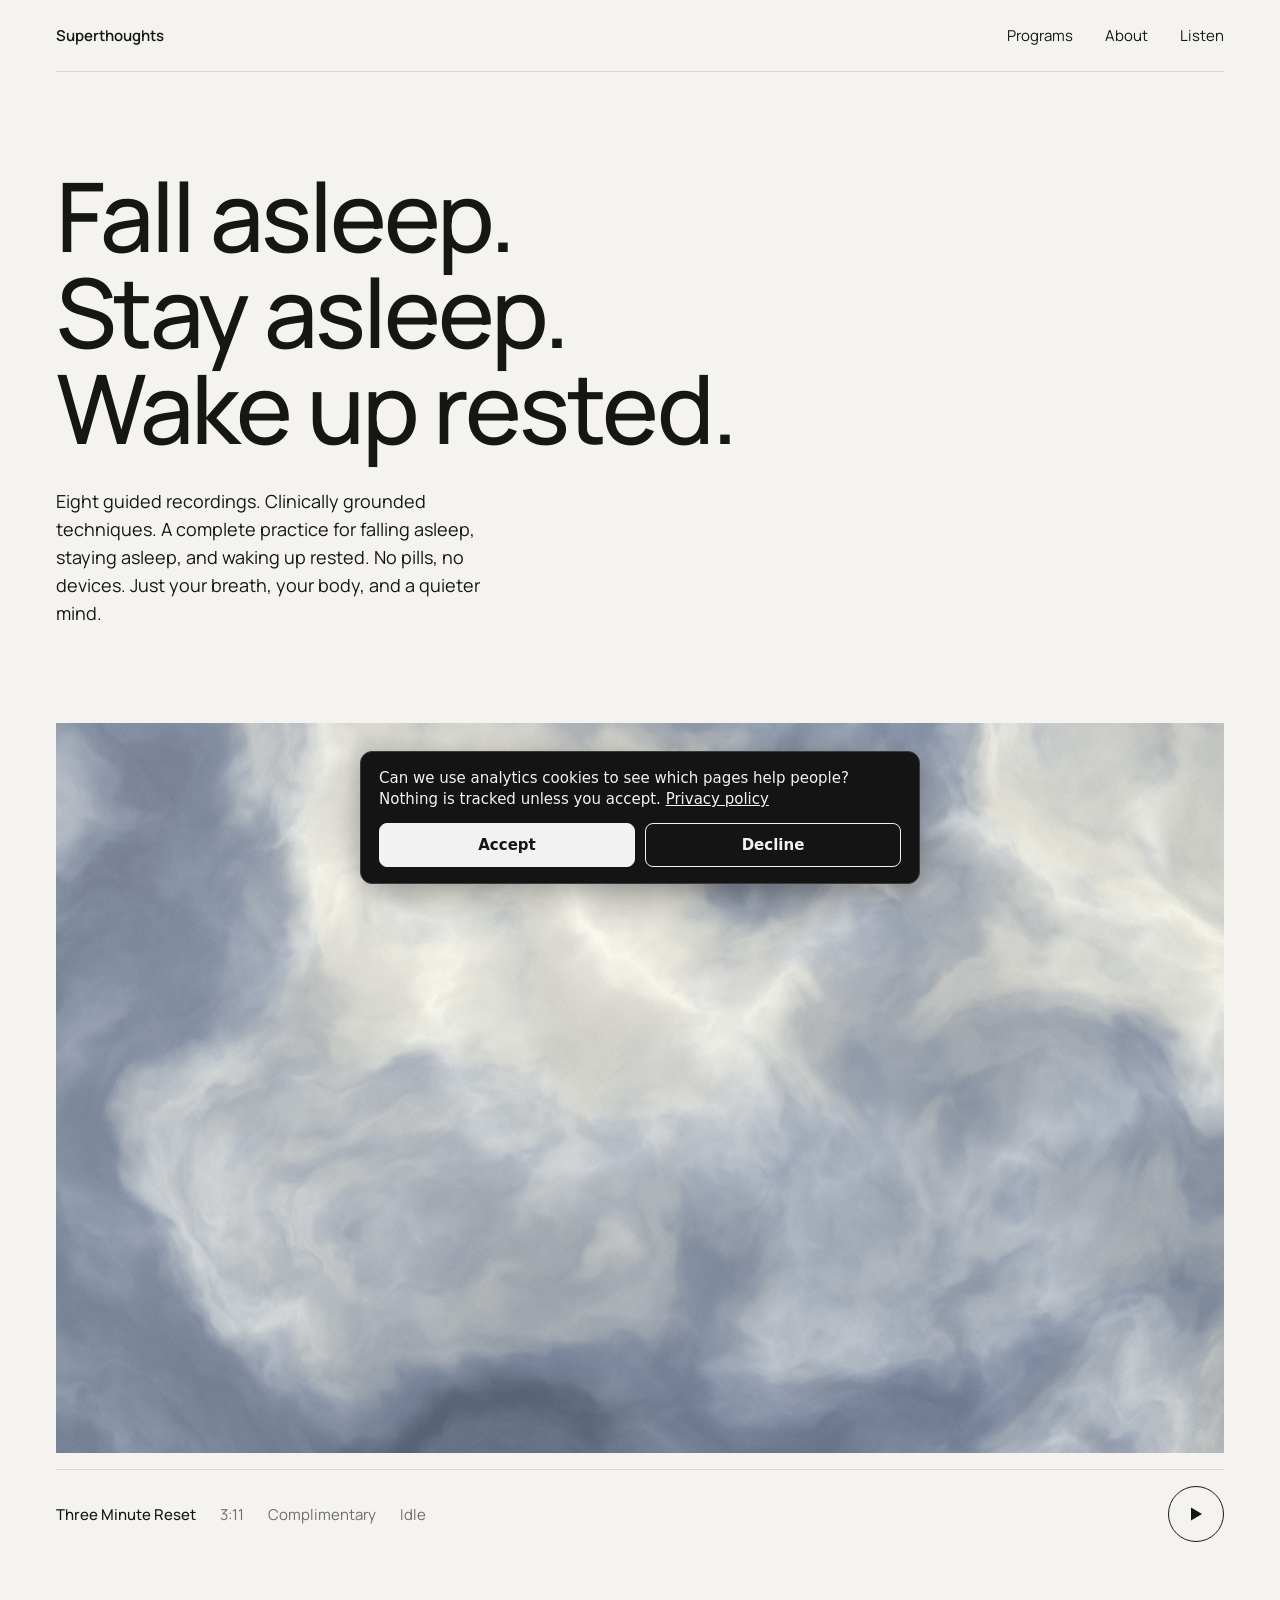
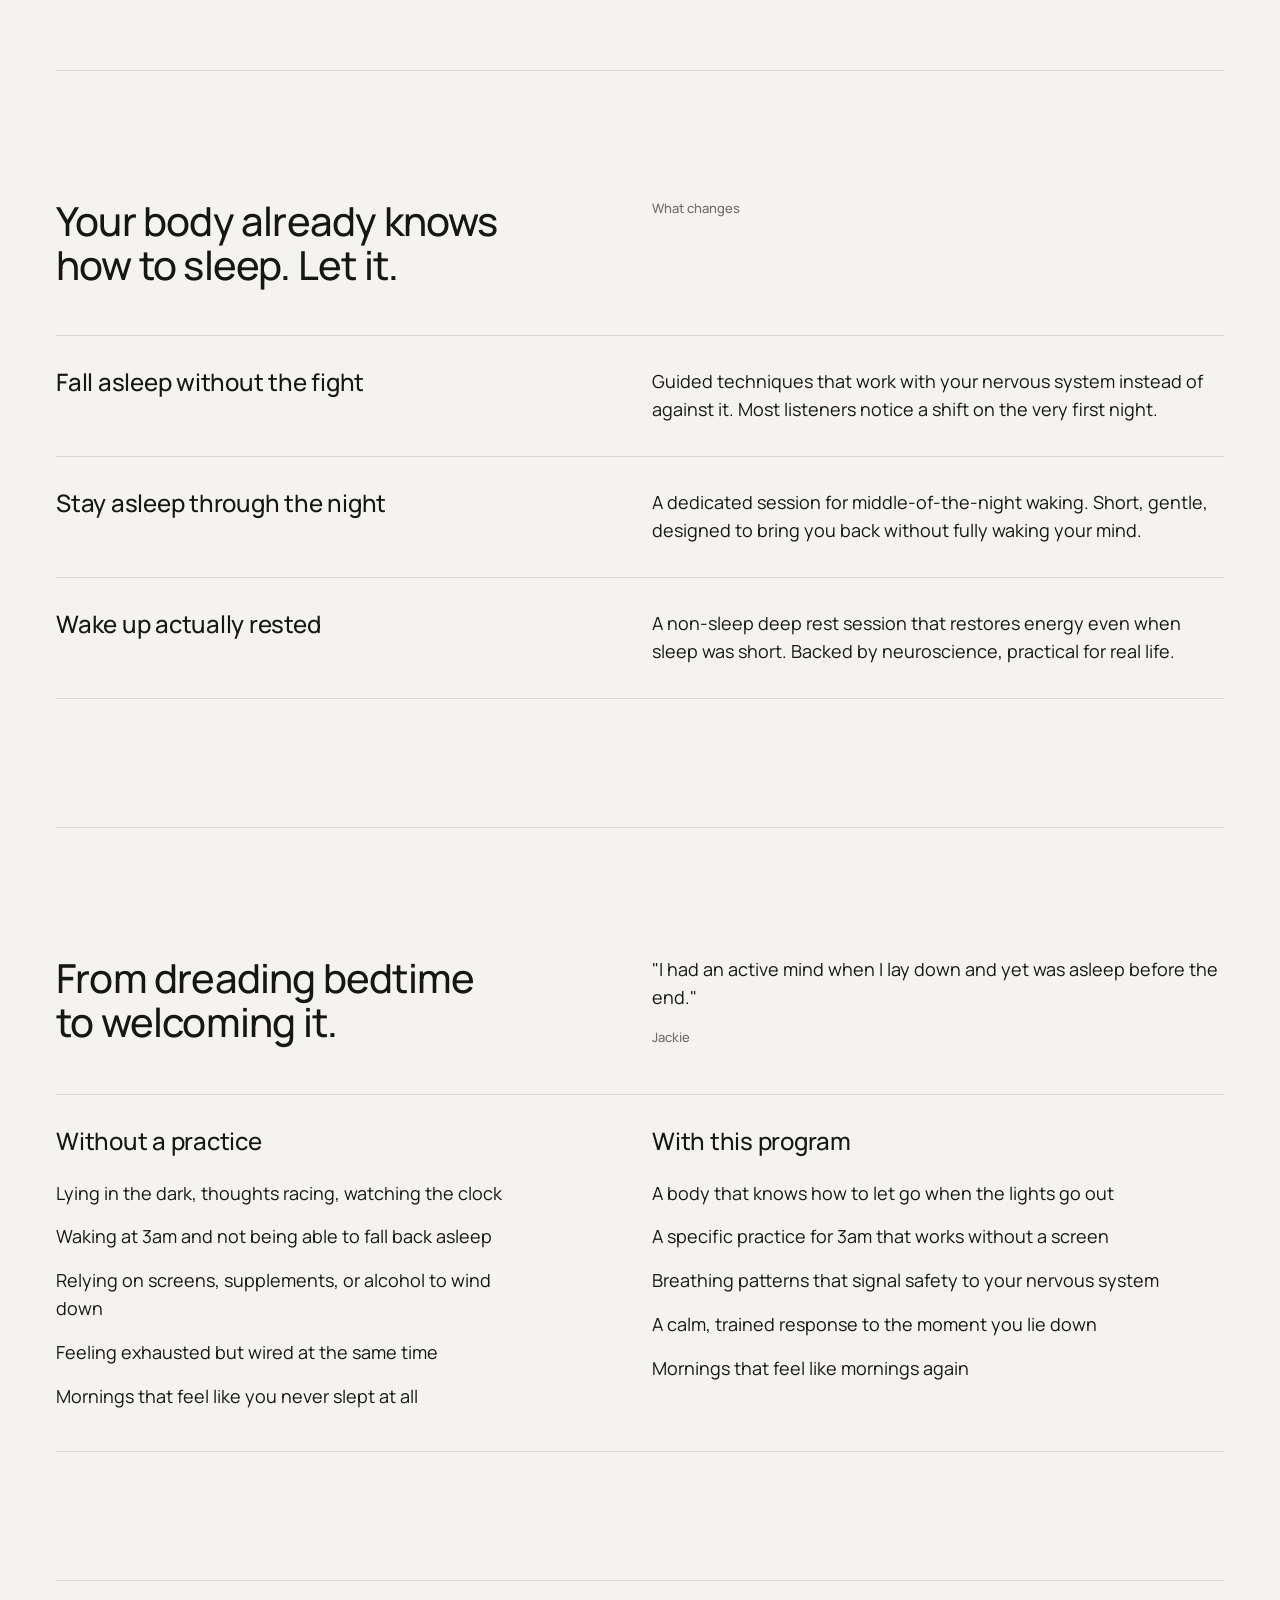
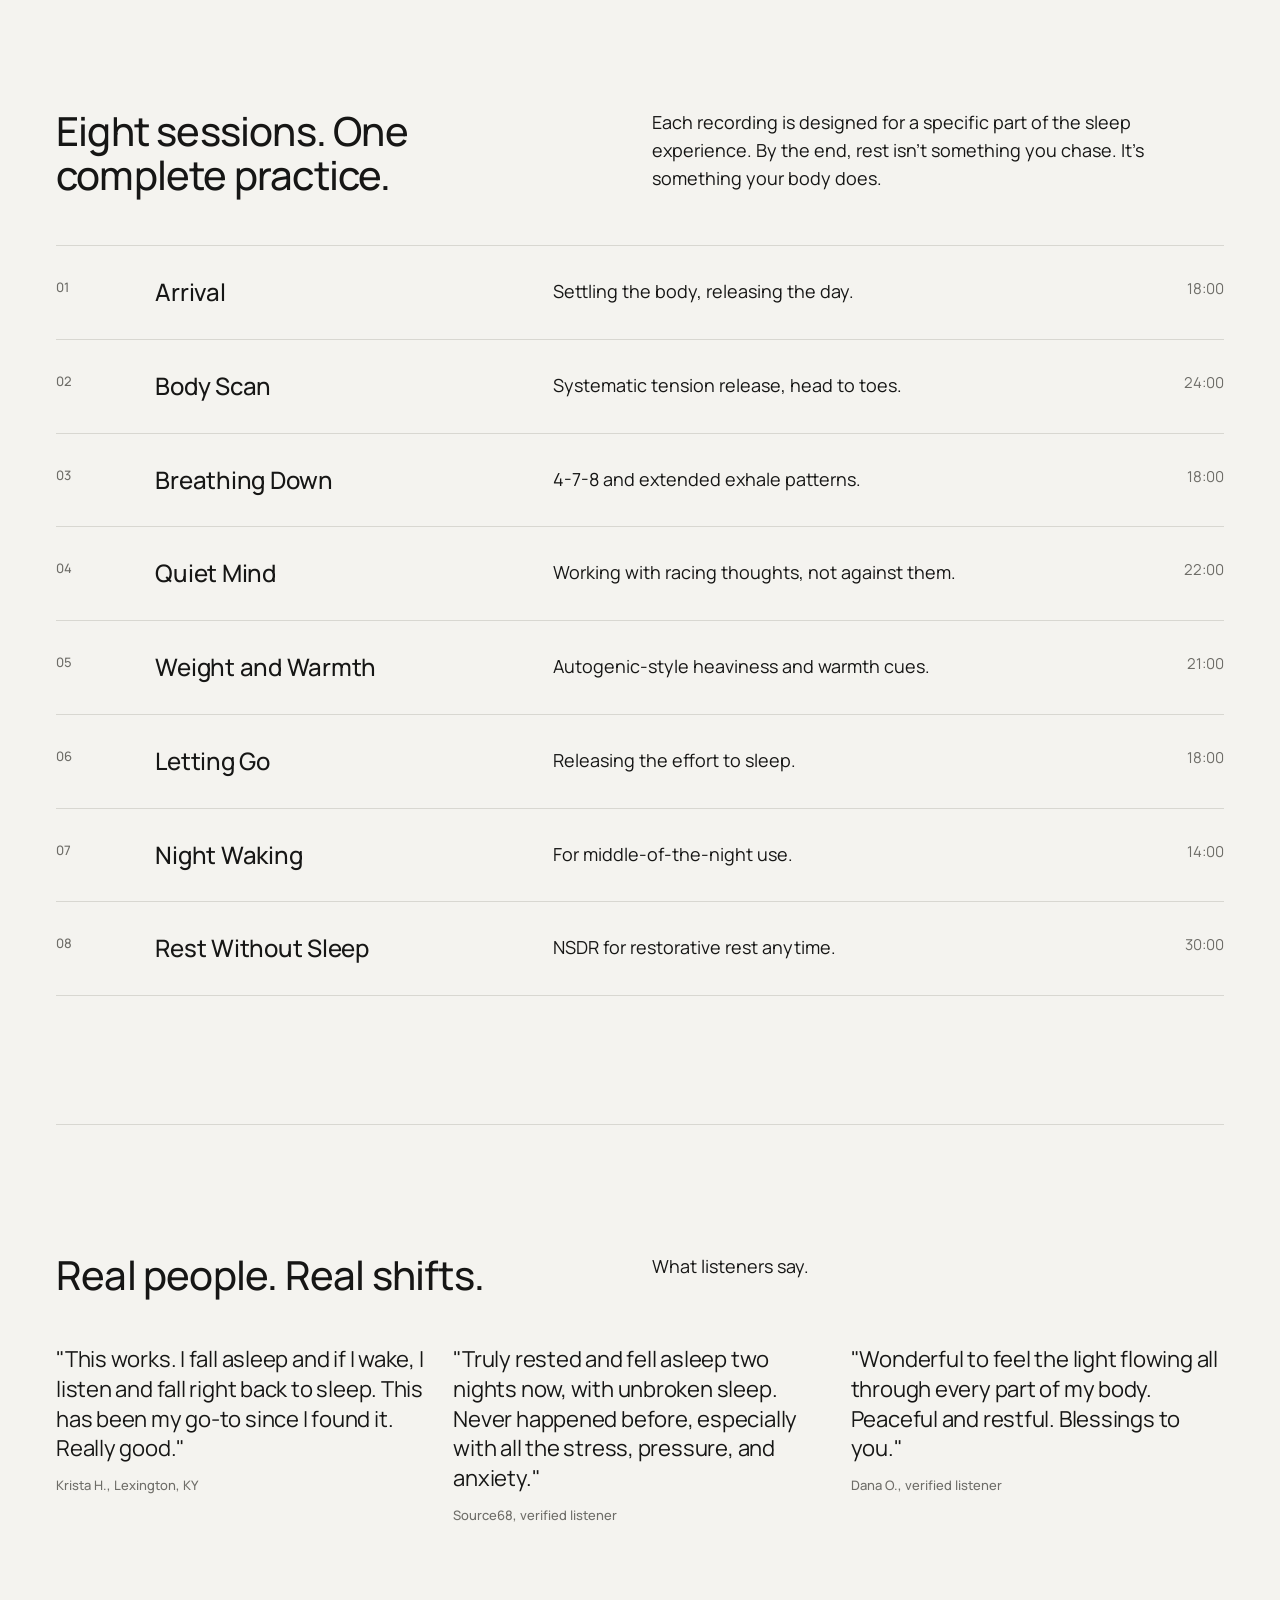
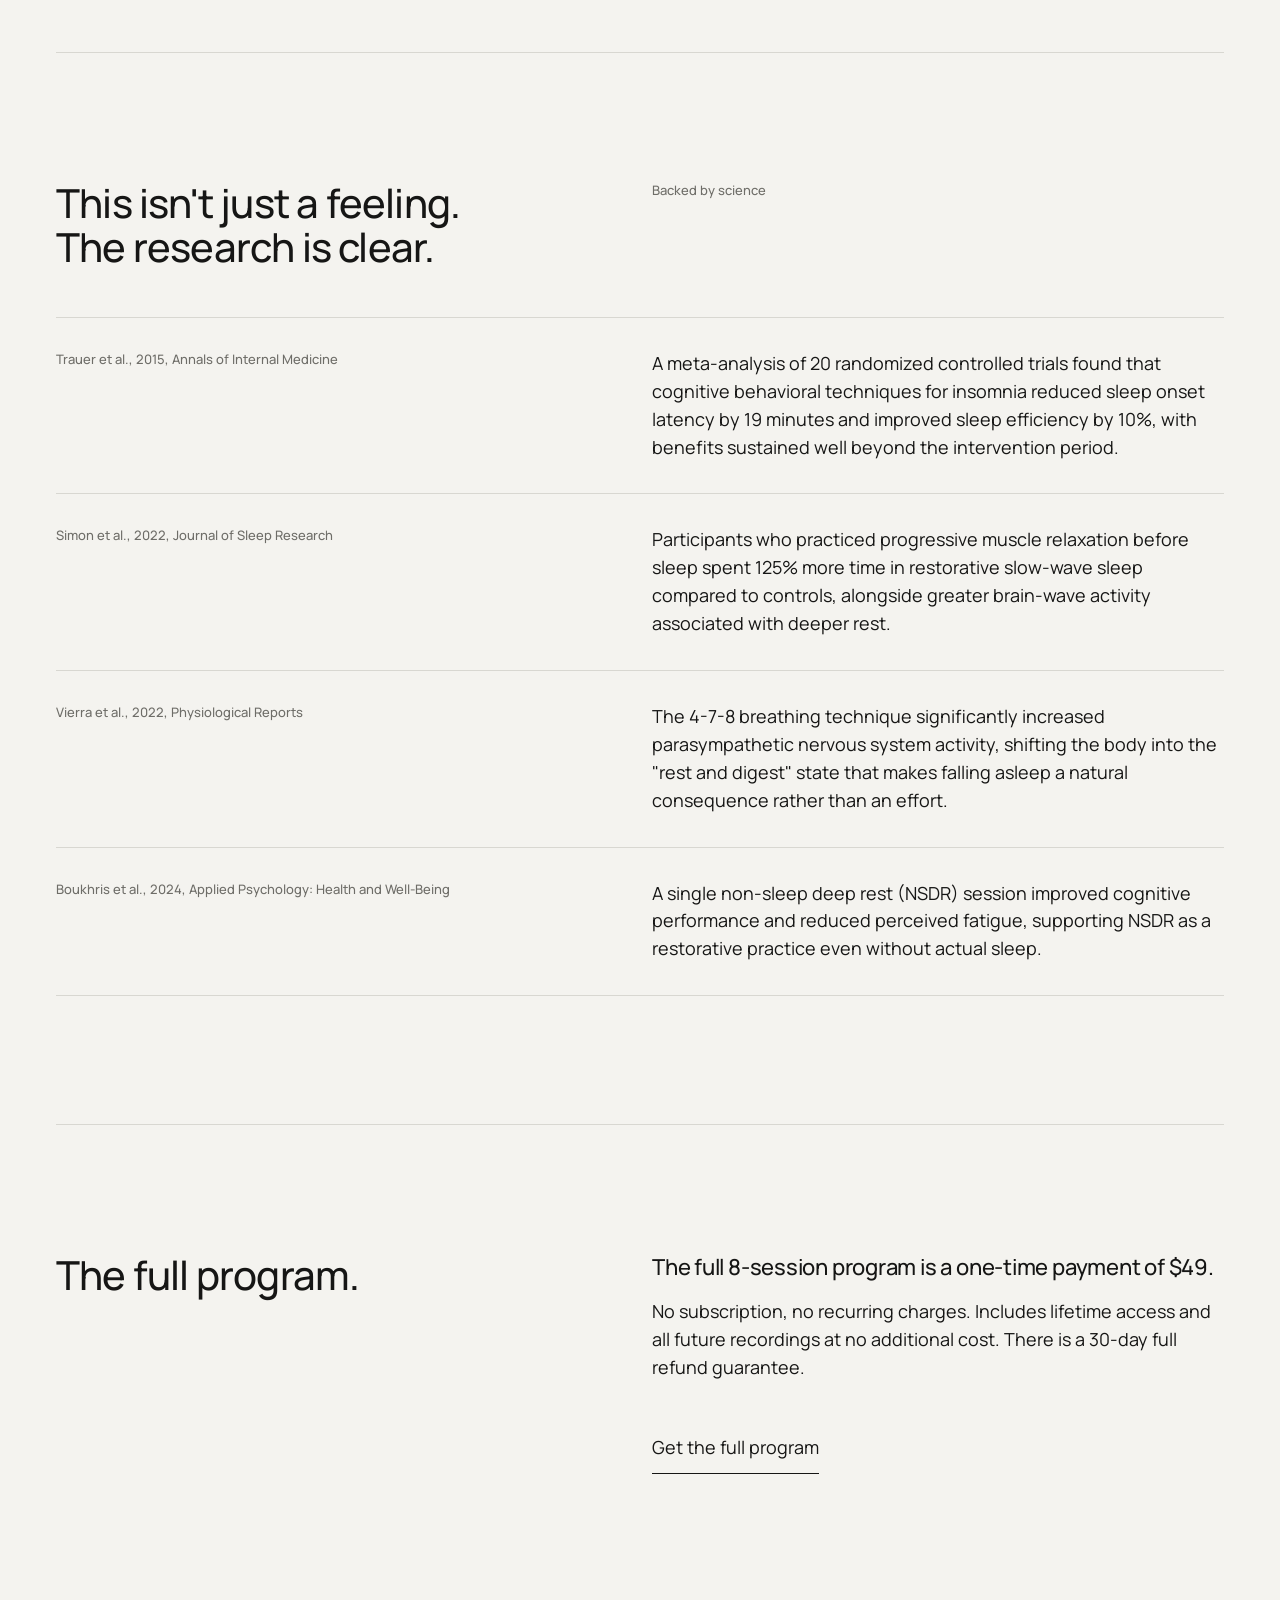
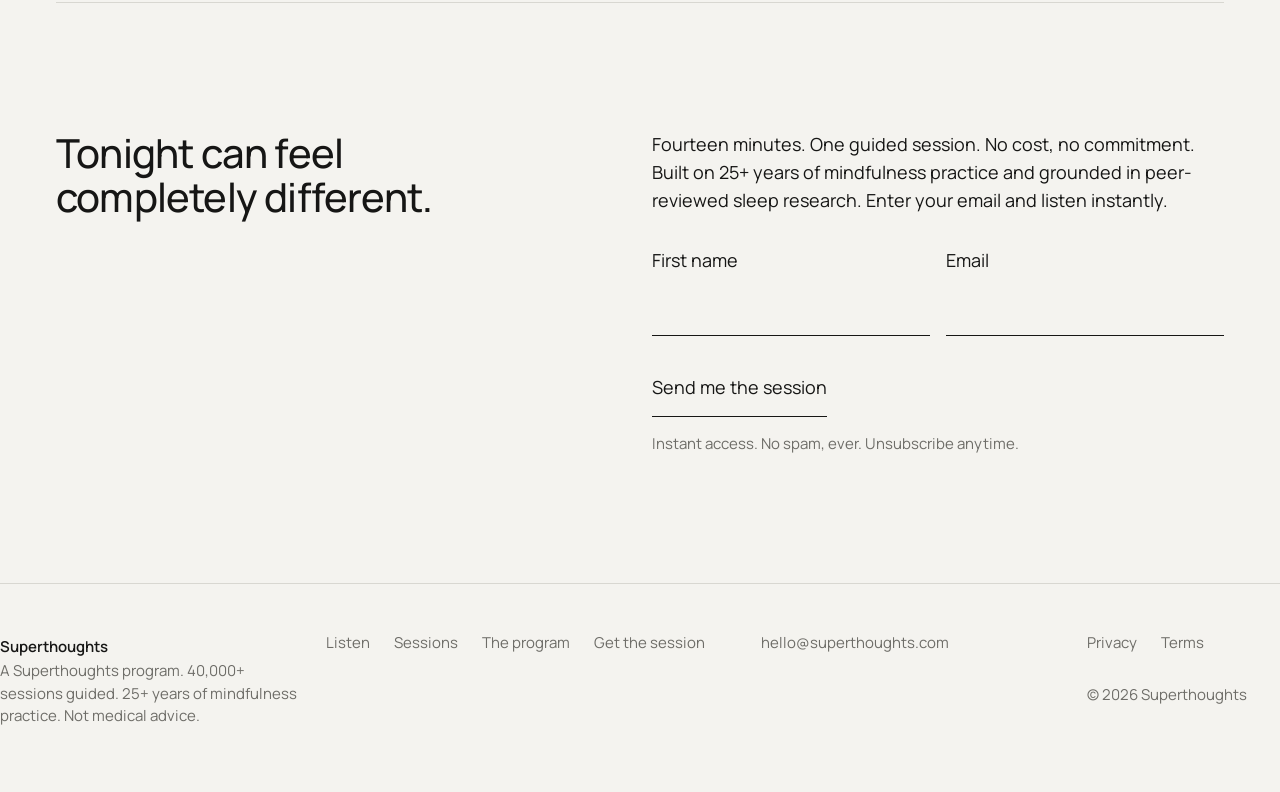
<file: index.html>
<!doctype html>
<html lang="en">
<head>
<meta charset="utf-8">
<meta name="viewport" content="width=device-width, initial-scale=1">
<title>Superthoughts - Deep Sleep</title>
<meta name="description" content="Fall asleep faster, stay asleep longer. An 8-session guided sleep program grounded in CBT-I, progressive relaxation, and non-sleep deep rest. From Superthoughts.">
<link rel="canonical" href="https://deep-sleep.superthoughts.com/">

<!-- Open Graph / Facebook -->
<meta property="og:type" content="product">
<meta property="og:url" content="https://deep-sleep.superthoughts.com/">
<meta property="og:title" content="Deep Sleep: An 8-Session Guided Sleep Program">
<meta property="og:description" content="Fall asleep faster, stay asleep longer. Clinically grounded techniques from 25+ years of mindfulness practice. 40,000+ sessions guided. Try a complimentary session.">
<meta property="og:image" content="https://deep-sleep.superthoughts.com/images/og.png">
<meta property="og:image:width" content="1200">
<meta property="og:image:height" content="630">
<meta property="og:site_name" content="Superthoughts">
<meta property="product:price:amount" content="49.00">
<meta property="product:price:currency" content="USD">

<!-- Twitter -->
<meta name="twitter:card" content="summary_large_image">
<meta name="twitter:title" content="Deep Sleep: An 8-Session Guided Sleep Program">
<meta name="twitter:description" content="Fall asleep faster, stay asleep longer. Clinically grounded techniques. Try a complimentary 14-minute session.">
<meta name="twitter:image" content="https://deep-sleep.superthoughts.com/images/og.png">

<!-- Schema.org Product + FAQ -->
<script type="application/ld+json">
{
  "@context": "https://schema.org",
  "@type": "Product",
  "name": "Superthoughts: Deep Sleep",
  "description": "An 8-session guided sleep program grounded in CBT-I, progressive relaxation, and non-sleep deep rest. Fall asleep faster, stay asleep longer, and wake up rested.",
  "brand": { "@type": "Brand", "name": "Superthoughts" },
  "url": "https://deep-sleep.superthoughts.com/",
  "image": "https://deep-sleep.superthoughts.com/images/og.png",
  "offers": {
    "@type": "Offer",
    "price": "49.00",
    "priceCurrency": "USD",
    "availability": "https://schema.org/InStock",
    "url": "https://buy.stripe.com/14AeVf6RWaq00140pK3Je01",
    "priceValidUntil": "2027-12-31"
  },
  "aggregateRating": {
    "@type": "AggregateRating",
    "ratingValue": "4.8",
    "ratingCount": "40000",
    "bestRating": "5"
  },
  "review": [
    {
      "@type": "Review",
      "author": { "@type": "Person", "name": "Krista H." },
      "reviewRating": { "@type": "Rating", "ratingValue": "5" },
      "reviewBody": "This works. I fall asleep and if I wake, I listen and fall right back to sleep. This has been my go-to since I found it. Really good."
    },
    {
      "@type": "Review",
      "author": { "@type": "Person", "name": "Donald D." },
      "reviewRating": { "@type": "Rating", "ratingValue": "5" },
      "reviewBody": "I was yawning minutes into it. Nice calming voice. Fabulous sleep. I will use this again and again."
    }
  ],
  "creator": {
    "@type": "Person",
    "name": "Josh Sundby",
    "description": "Meditation guide with 25+ years of mindfulness practice and 40,000+ sessions guided on Insight Timer."
  }
}
</script>
<script type="application/ld+json">
{
  "@context": "https://schema.org",
  "@type": "FAQPage",
  "mainEntity": [
    {
      "@type": "Question",
      "name": "What is the Deep Sleep program?",
      "acceptedAnswer": { "@type": "Answer", "text": "Deep Sleep is an 8-session guided audio program that uses clinically grounded techniques including CBT-I, progressive relaxation, breathwork, and non-sleep deep rest (NSDR) to help you fall asleep faster, stay asleep longer, and wake up rested." }
    },
    {
      "@type": "Question",
      "name": "Can I try it before I buy?",
      "acceptedAnswer": { "@type": "Answer", "text": "Yes. Enter your email on the landing page to instantly access a complimentary 14-minute guided session called Arrival. No credit card required." }
    },
    {
      "@type": "Question",
      "name": "How much does it cost?",
      "acceptedAnswer": { "@type": "Answer", "text": "The full 8-session program is a one-time payment of $49. No subscription, no recurring charges. Includes lifetime access and all future recordings at no additional cost." }
    },
    {
      "@type": "Question",
      "name": "Is there a refund policy?",
      "acceptedAnswer": { "@type": "Answer", "text": "Yes, there is a 30-day full refund guarantee. If the program does not work for you, contact us for a complete refund." }
    }
  ]
}
</script>

<script src="consent.js" data-ga="G-S151YE55PJ" data-privacy="privacy.html" defer></script>


<link rel="icon" href="data:image/svg+xml,%3Csvg xmlns='http://www.w3.org/2000/svg' viewBox='0 0 32 32'%3E%3Crect width='32' height='32' fill='%23F4F3EF'/%3E%3Ccircle cx='16' cy='16' r='9' fill='none' stroke='%23161615' stroke-width='1.5'/%3E%3C/svg%3E">
<link rel="preconnect" href="https://fonts.googleapis.com">
<link rel="preconnect" href="https://fonts.gstatic.com" crossorigin>
<link href="https://fonts.googleapis.com/css2?family=Manrope:wght@400;500;600&display=swap" rel="stylesheet">
<link rel="stylesheet" href="superthoughts.css">
</head>
<body>
<a class="skip" href="#main">Skip to content</a>

<header class="wrap">
  <nav class="nav" aria-label="Primary">
    <a class="wordmark" href="https://superthoughts.com">Superthoughts</a>
    <ul>
      <li><a href="https://superthoughts.com/#programs">Programs</a></li>
      <li><a href="https://superthoughts.com/#about">About</a></li>
      <li><a href="#listen">Listen</a></li>
    </ul>
  </nav>
</header>

<main id="main" class="wrap">

  <section class="hero grid" id="listen">
    <h1 class="rise">Fall asleep. Stay asleep. Wake up rested.</h1>
    <p class="lede rise">Eight guided recordings. Clinically grounded techniques. A complete practice for falling asleep, staying asleep, and waking up rested. No pills, no devices. Just your breath, your body, and a quieter mind.</p>

    <div class="work rise">
      <div class="field" id="field" aria-hidden="true"><canvas id="canvas"></canvas></div>
      <div class="labelrow">
        <div class="meta">
          <span class="title">Three Minute Reset</span>
          <span class="small">3:11</span>
          <span class="small">Complimentary</span>
          <span class="small status" id="status" aria-live="polite">Idle</span>
        </div>
        <button class="play" id="play" aria-pressed="false" aria-label="Play Three Minute Reset" data-title="Three Minute Reset">
          <svg class="go" viewBox="0 0 18 18" aria-hidden="true"><path d="M4 2.5v13l11-6.5z"/></svg>
          <svg class="pause" viewBox="0 0 18 18" aria-hidden="true"><path d="M4 3h3.5v12H4zM10.5 3H14v12h-3.5z"/></svg>
        </button>
      </div>
      <audio id="audio" src="audio/3-minute-reset.mp3" preload="metadata"></audio>
    </div>
  </section>

  <section class="approach grid" id="what-changes">
    <div class="lead"><h2>Your body already knows how to sleep. Let it.</h2></div>
    <div class="body measure"><p class="label">What changes</p></div>
    <ul class="list">
      <li>
        <div class="k"><h3>Fall asleep without the fight</h3></div>
        <div class="v"><p>Guided techniques that work with your nervous system instead of against it. Most listeners notice a shift on the very first night.</p></div>
      </li>
      <li>
        <div class="k"><h3>Stay asleep through the night</h3></div>
        <div class="v"><p>A dedicated session for middle-of-the-night waking. Short, gentle, designed to bring you back without fully waking your mind.</p></div>
      </li>
      <li>
        <div class="k"><h3>Wake up actually rested</h3></div>
        <div class="v"><p>A non-sleep deep rest session that restores energy even when sleep was short. Backed by neuroscience, practical for real life.</p></div>
      </li>
    </ul>
  </section>

  <section class="shift grid" id="the-shift">
    <div class="lead"><h2>From dreading bedtime to welcoming it.</h2></div>
    <div class="body measure"><p>"I had an active mind when I lay down and yet was asleep before the end."</p><p class="label">Jackie</p></div>
    <ul class="list">
      <li>
        <div class="k">
          <h3>Without a practice</h3>
          <ul>
            <li>Lying in the dark, thoughts racing, watching the clock</li>
            <li>Waking at 3am and not being able to fall back asleep</li>
            <li>Relying on screens, supplements, or alcohol to wind down</li>
            <li>Feeling exhausted but wired at the same time</li>
            <li>Mornings that feel like you never slept at all</li>
          </ul>
        </div>
        <div class="v">
          <h3>With this program</h3>
          <ul>
            <li>A body that knows how to let go when the lights go out</li>
            <li>A specific practice for 3am that works without a screen</li>
            <li>Breathing patterns that signal safety to your nervous system</li>
            <li>A calm, trained response to the moment you lie down</li>
            <li>Mornings that feel like mornings again</li>
          </ul>
        </div>
      </li>
    </ul>
  </section>

  <section class="programs grid" id="sessions">
    <div class="lead"><h2>Eight sessions. One complete practice.</h2></div>
    <div class="body measure"><p>Each recording is designed for a specific part of the sleep experience. By the end, rest isn't something you chase. It's something your body does.</p></div>
    <ol class="index">
      <li class="row"><span class="n label">01</span><h3 class="t">Arrival</h3><div class="d"><p>Settling the body, releasing the day.</p></div><span class="dur small">18:00</span></li>
      <li class="row"><span class="n label">02</span><h3 class="t">Body Scan</h3><div class="d"><p>Systematic tension release, head to toes.</p></div><span class="dur small">24:00</span></li>
      <li class="row"><span class="n label">03</span><h3 class="t">Breathing Down</h3><div class="d"><p>4-7-8 and extended exhale patterns.</p></div><span class="dur small">18:00</span></li>
      <li class="row"><span class="n label">04</span><h3 class="t">Quiet Mind</h3><div class="d"><p>Working with racing thoughts, not against them.</p></div><span class="dur small">22:00</span></li>
      <li class="row"><span class="n label">05</span><h3 class="t">Weight and Warmth</h3><div class="d"><p>Autogenic-style heaviness and warmth cues.</p></div><span class="dur small">21:00</span></li>
      <li class="row"><span class="n label">06</span><h3 class="t">Letting Go</h3><div class="d"><p>Releasing the effort to sleep.</p></div><span class="dur small">18:00</span></li>
      <li class="row"><span class="n label">07</span><h3 class="t">Night Waking</h3><div class="d"><p>For middle-of-the-night use.</p></div><span class="dur small">14:00</span></li>
      <li class="row"><span class="n label">08</span><h3 class="t">Rest Without Sleep</h3><div class="d"><p>NSDR for restorative rest anytime.</p></div><span class="dur small">30:00</span></li>
    </ol>
  </section>

  <section class="voices grid" id="voices">
    <div class="lead"><h2>Real people. Real shifts.</h2></div>
    <div class="body measure"><p>What listeners say.</p></div>
    <ul class="quotes">
      <li><blockquote><p>"This works. I fall asleep and if I wake, I listen and fall right back to sleep. This has been my go-to since I found it. Really good."</p><footer class="label">Krista H., Lexington, KY</footer></blockquote></li>
      <li><blockquote><p>"Truly rested and fell asleep two nights now, with unbroken sleep. Never happened before, especially with all the stress, pressure, and anxiety."</p><footer class="label">Source68, verified listener</footer></blockquote></li>
      <li><blockquote><p>"Wonderful to feel the light flowing all through every part of my body. Peaceful and restful. Blessings to you."</p><footer class="label">Dana O., verified listener</footer></blockquote></li>
    </ul>
  </section>

  <section class="research grid" id="research">
    <div class="lead"><h2>This isn't just a feeling. The research is clear.</h2></div>
    <div class="body measure"><p class="label">Backed by science</p></div>
    <ul class="list">
      <li>
        <div class="k"><span class="label src">Trauer et al., 2015, Annals of Internal Medicine</span></div>
        <div class="v"><p>A meta-analysis of 20 randomized controlled trials found that cognitive behavioral techniques for insomnia reduced sleep onset latency by 19 minutes and improved sleep efficiency by 10%, with benefits sustained well beyond the intervention period.</p></div>
      </li>
      <li>
        <div class="k"><span class="label src">Simon et al., 2022, Journal of Sleep Research</span></div>
        <div class="v"><p>Participants who practiced progressive muscle relaxation before sleep spent 125% more time in restorative slow-wave sleep compared to controls, alongside greater brain-wave activity associated with deeper rest.</p></div>
      </li>
      <li>
        <div class="k"><span class="label src">Vierra et al., 2022, Physiological Reports</span></div>
        <div class="v"><p>The 4-7-8 breathing technique significantly increased parasympathetic nervous system activity, shifting the body into the "rest and digest" state that makes falling asleep a natural consequence rather than an effort.</p></div>
      </li>
      <li>
        <div class="k"><span class="label src">Boukhris et al., 2024, Applied Psychology: Health and Well-Being</span></div>
        <div class="v"><p>A single non-sleep deep rest (NSDR) session improved cognitive performance and reduced perceived fatigue, supporting NSDR as a restorative practice even without actual sleep.</p></div>
      </li>
    </ul>
  </section>

  <section class="offer grid" id="program">
    <div class="lead"><h2>The full program.</h2></div>
    <div class="body measure">
      <p class="price">The full 8-session program is a one-time payment of $49.</p>
      <p>No subscription, no recurring charges. Includes lifetime access and all future recordings at no additional cost. There is a 30-day full refund guarantee.</p>
      <p><a class="cta" href="https://buy.stripe.com/14AeVf6RWaq00140pK3Je01" target="_blank" rel="noopener">Get the full program</a></p>
    </div>
  </section>

  <section class="notify grid" id="notify">
    <div class="lead"><h2>Tonight can feel completely different.</h2></div>
    <div class="body">
      <p class="measure">Fourteen minutes. One guided session. No cost, no commitment. Built on 25+ years of mindfulness practice and grounded in peer-reviewed sleep research. Enter your email and listen instantly.</p>
      <form id="captureForm" novalidate>
        <div class="fieldset">
          <label>First name<input type="text" id="captureName" name="firstName" autocomplete="given-name" required></label>
          <label>Email<input type="email" id="captureEmail" name="email" autocomplete="email" required></label>
        </div>
        <button class="submit" type="submit" id="captureSubmit">Send me the session</button>
        <p class="small" style="margin-top:16px">Instant access. No spam, ever. Unsubscribe anytime.</p>
      </form>
    </div>
  </section>

</main>

<footer class="site wrap">
  <div class="grid">
    <div class="a"><span class="wordmark">Superthoughts</span><p class="small">A Superthoughts program. 40,000+ sessions guided. 25+ years of mindfulness practice. Not medical advice.</p></div>
    <ul class="b small">
      <li><a href="#listen">Listen</a></li>
      <li><a href="#sessions">Sessions</a></li>
      <li><a href="#program">The program</a></li>
      <li><a href="#notify">Get the session</a></li>
    </ul>
    <ul class="c small">
      <li><a href="mailto:hello@superthoughts.com">hello@superthoughts.com</a></li>
    </ul>
    <ul class="d small">
      <li><a href="privacy.html">Privacy</a></li>
      <li><a href="terms.html">Terms</a></li>
      <li>&copy; 2026 Superthoughts</li>
    </ul>
  </div>
</footer>

<script src="field.js" defer></script>
<script>
  // ===== EMAIL CAPTURE =====
  const form = document.getElementById('captureForm');
  const btn = document.getElementById('captureSubmit');

  form.addEventListener('submit', (e) => {
    e.preventDefault();
    const name = document.getElementById('captureName').value.trim();
    const email = document.getElementById('captureEmail').value.trim();
    if (!name || !email) { form.reportValidity(); return; }

    sessionStorage.setItem('st_name', name);
    sessionStorage.setItem('st_email', email);

    btn.textContent = 'Preparing your session';
    btn.disabled = true;

    // Post to Kit silently in the background
    fetch('https://app.kit.com/forms/9239579/subscriptions', {
      method: 'POST',
      headers: { 'Content-Type': 'application/json' },
      body: JSON.stringify({ email_address: email, first_name: name })
    }).catch(() => {}); // fail silently, never block the user

    // Track conversion events
    if (typeof gtag === 'function') gtag('event', 'generate_lead', { event_category: 'engagement', event_label: 'free_session_signup' });
    if (typeof fbq === 'function') fbq('track', 'Lead', { content_name: 'Deep Sleep Free Session' });

    // Redirect to the session page
    setTimeout(() => {
      window.location.href = 'free-session.html';
    }, 800);
  });
</script>
</body>
</html>
</file>
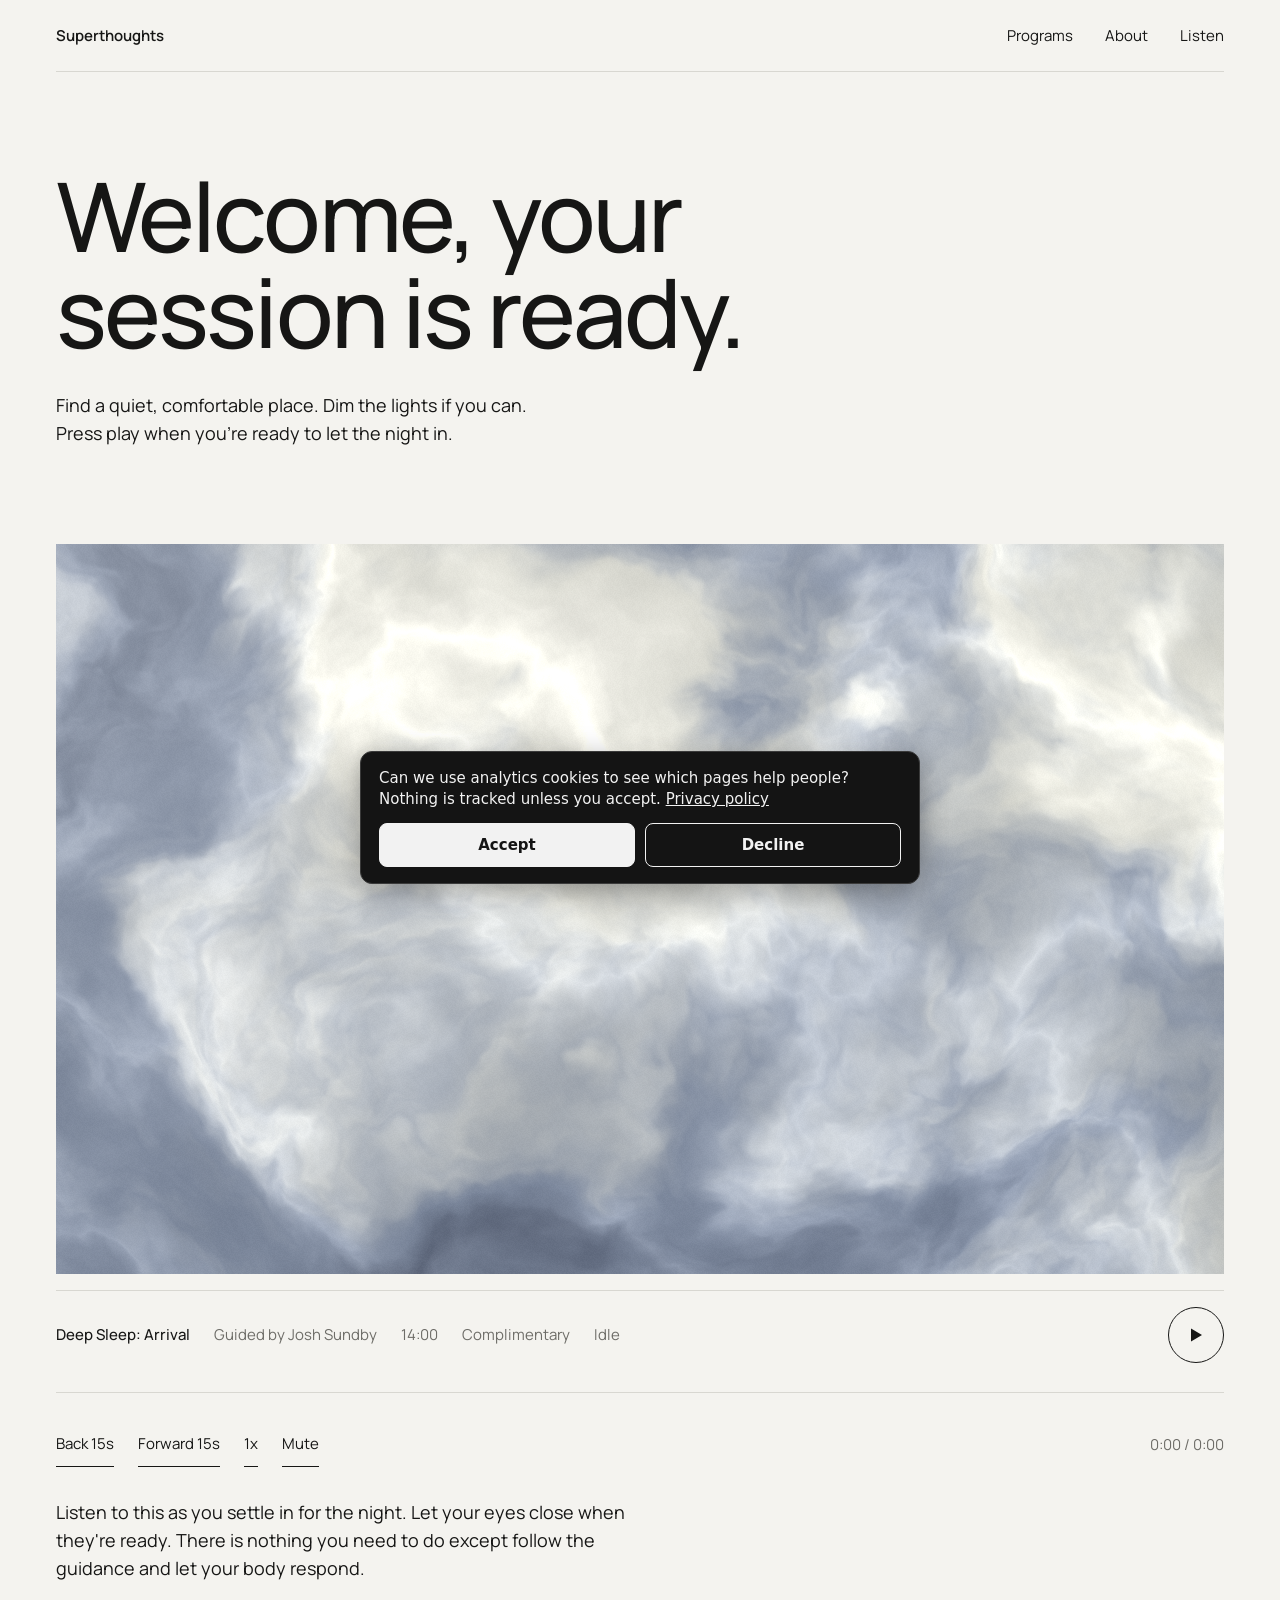
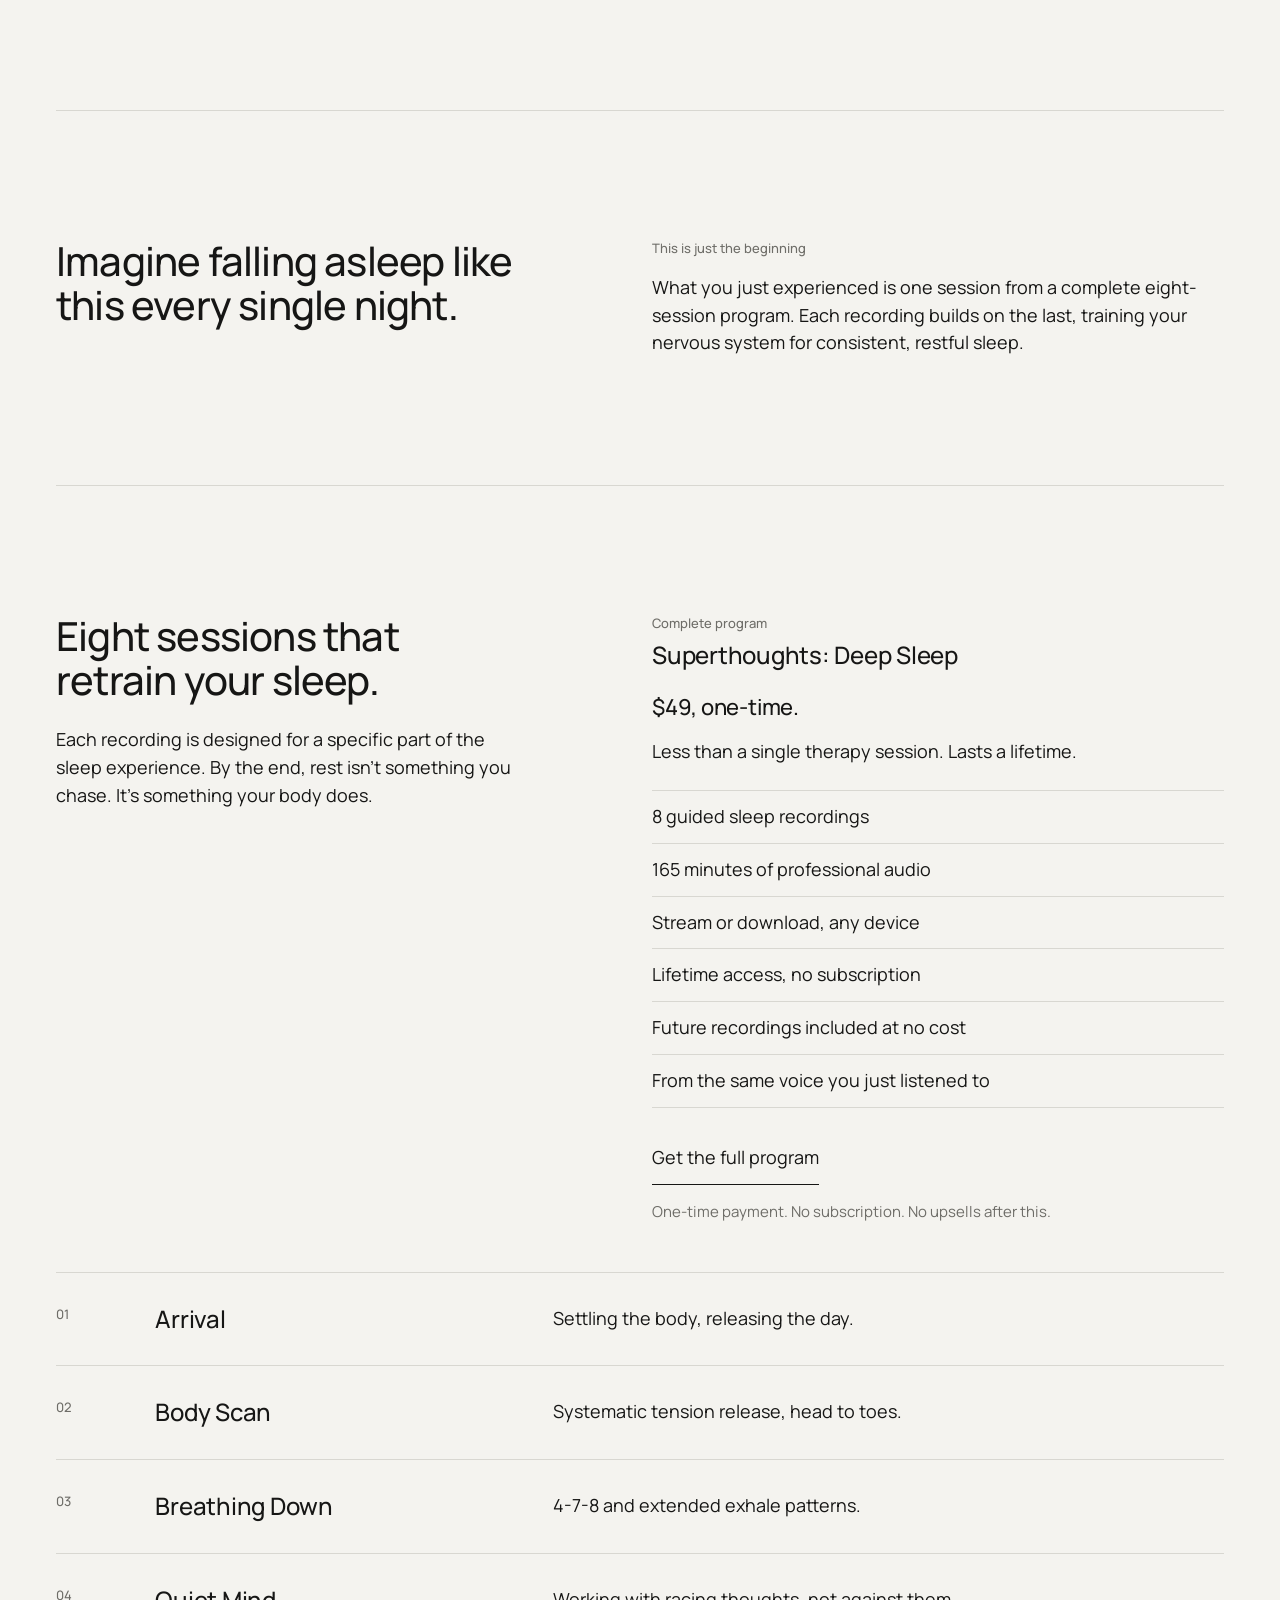
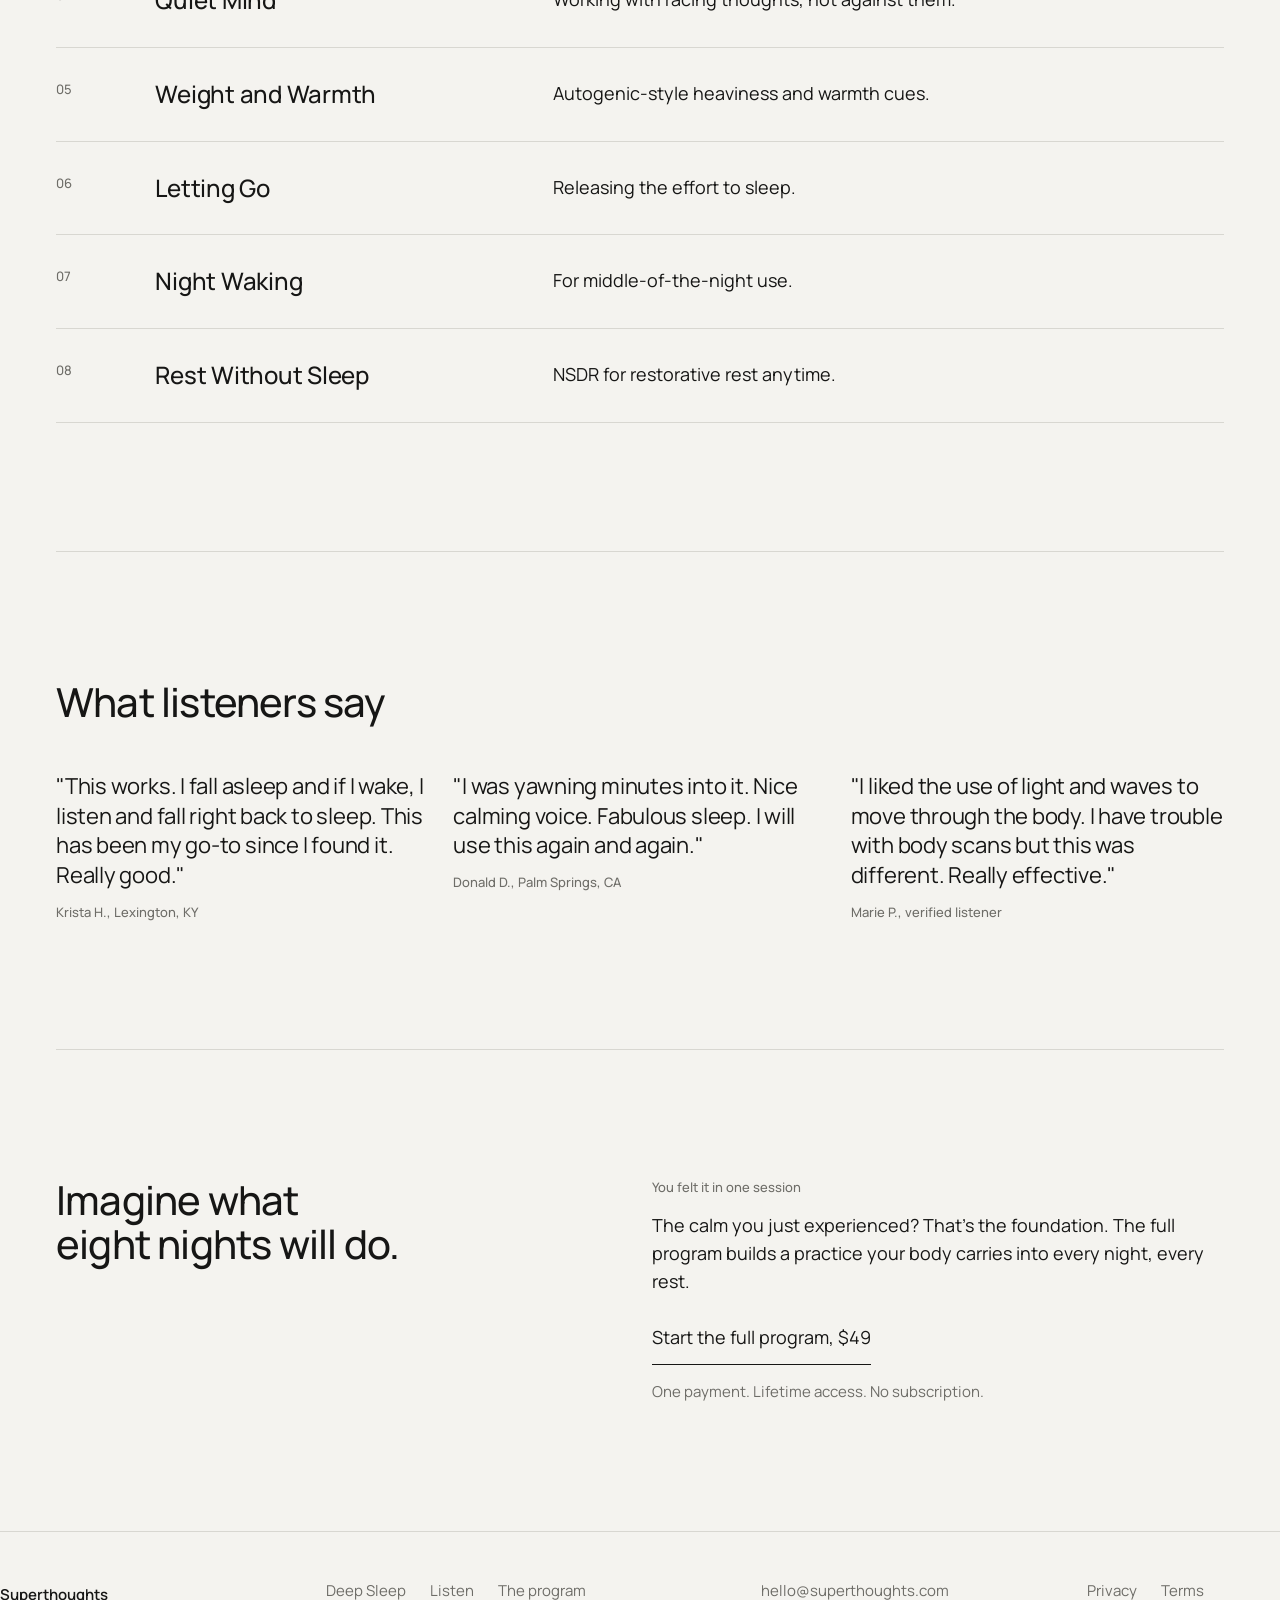
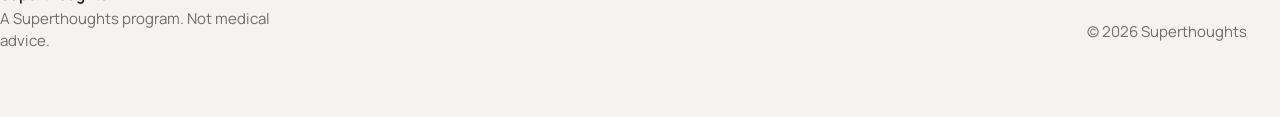
<file: free-session.html>
<!doctype html>
<html lang="en">
<head>
<meta charset="utf-8">
<meta name="viewport" content="width=device-width, initial-scale=1">
<title>Your Session - Deep Sleep - Superthoughts</title>
<meta name="description" content="Listen to your complimentary guided deep sleep session from Superthoughts.">
<link rel="canonical" href="https://deep-sleep.superthoughts.com/free-session.html">

<!-- Open Graph -->
<meta property="og:type" content="website">
<meta property="og:url" content="https://deep-sleep.superthoughts.com/free-session.html">
<meta property="og:title" content="Your Complimentary Deep Sleep Session: Superthoughts">
<meta property="og:description" content="Listen to your complimentary 14-minute guided deep sleep session. Find a quiet place, press play, and let go.">
<meta property="og:image" content="https://deep-sleep.superthoughts.com/images/og.png">
<meta property="og:site_name" content="Superthoughts">

<!-- Twitter -->
<meta name="twitter:card" content="summary_large_image">
<meta name="twitter:title" content="Your Complimentary Deep Sleep Session: Superthoughts">
<meta name="twitter:description" content="Listen to your complimentary 14-minute guided deep sleep session.">
<meta name="twitter:image" content="https://deep-sleep.superthoughts.com/images/og.png">

<script src="consent.js" data-ga="G-S151YE55PJ" data-privacy="privacy.html" defer></script>


<link rel="icon" href="data:image/svg+xml,%3Csvg xmlns='http://www.w3.org/2000/svg' viewBox='0 0 32 32'%3E%3Crect width='32' height='32' fill='%23F4F3EF'/%3E%3Ccircle cx='16' cy='16' r='9' fill='none' stroke='%23161615' stroke-width='1.5'/%3E%3C/svg%3E">
<link rel="preconnect" href="https://fonts.googleapis.com">
<link rel="preconnect" href="https://fonts.gstatic.com" crossorigin>
<link href="https://fonts.googleapis.com/css2?family=Manrope:wght@400;500;600&display=swap" rel="stylesheet">
<link rel="stylesheet" href="superthoughts.css">
</head>
<body>
<a class="skip" href="#main">Skip to content</a>

<header class="wrap">
  <nav class="nav" aria-label="Primary">
    <a class="wordmark" href="https://superthoughts.com">Superthoughts</a>
    <ul>
      <li><a href="https://superthoughts.com/#programs">Programs</a></li>
      <li><a href="https://superthoughts.com/#about">About</a></li>
      <li><a href="#listen">Listen</a></li>
    </ul>
  </nav>
</header>

<main id="main" class="wrap">

  <section class="hero grid" id="listen">
    <h1 class="rise"><span id="welcomeName">Welcome</span>, your session is ready.</h1>
    <p class="lede rise">Find a quiet, comfortable place. Dim the lights if you can. Press play when you're ready to let the night in.</p>

    <div class="work rise">
      <div class="field" id="field" aria-hidden="true"><canvas id="canvas"></canvas></div>
      <div class="labelrow">
        <div class="meta">
          <span class="title">Deep Sleep: Arrival</span>
          <span class="small">Guided by Josh Sundby</span>
          <span class="small">14:00</span>
          <span class="small">Complimentary</span>
          <span class="small status" id="status" aria-live="polite">Idle</span>
        </div>
        <button class="play" id="play" aria-pressed="false" aria-label="Play Arrival" data-title="Arrival">
          <svg class="go" viewBox="0 0 18 18" aria-hidden="true"><path d="M4 2.5v13l11-6.5z"/></svg>
          <svg class="pause" viewBox="0 0 18 18" aria-hidden="true"><path d="M4 3h3.5v12H4zM10.5 3H14v12h-3.5z"/></svg>
        </button>
      </div>
      <div class="seek" id="progressBar" role="slider" tabindex="0" aria-label="Seek" aria-valuemin="0" aria-valuemax="100" aria-valuenow="0"><div class="fill" id="progressFill"></div></div>
      <div class="controls">
        <button class="textbtn" id="rewindBtn" type="button" aria-label="Rewind 15 seconds">Back 15s</button>
        <button class="textbtn" id="forwardBtn" type="button" aria-label="Forward 15 seconds">Forward 15s</button>
        <button class="textbtn" id="speedBtn" type="button" aria-label="Playback speed">1x</button>
        <button class="textbtn" id="muteBtn" type="button" aria-pressed="false">Mute</button>
        <span class="small times"><span id="currentTime">0:00</span> / <span id="totalTime">0:00</span></span>
      </div>
      <audio id="audio" src="https://superthoughts-audio.b-cdn.net/deep-sleep/00%20-%20Deep%20Sleep%20-%20Comp%20Session.mp3" crossorigin="anonymous" preload="metadata"></audio>
      <p class="measure" style="margin-top:32px">Listen to this as you settle in for the night. Let your eyes close when they're ready. There is nothing you need to do except follow the guidance and let your body respond.</p>
      <div class="post measure" id="postListen">
        <p>How did that feel?</p>
        <p>That was one session. The full program has seven more, each building on the last.</p>
        <p><a class="cta" href="#offer">See the full program</a></p>
      </div>
    </div>
  </section>

  <section class="bridge grid" id="bridge">
    <div class="lead"><h2>Imagine falling asleep like this every single night.</h2></div>
    <div class="body measure">
      <p class="label">This is just the beginning</p>
      <p>What you just experienced is one session from a complete eight-session program. Each recording builds on the last, training your nervous system for consistent, restful sleep.</p>
    </div>
  </section>

  <section class="offer grid" id="offer">
    <div class="lead">
      <h2>Eight sessions that retrain your sleep.</h2>
      <p class="measure" style="margin-top:24px">Each recording is designed for a specific part of the sleep experience. By the end, rest isn't something you chase. It's something your body does.</p>
    </div>
    <div class="body measure">
      <p class="label">Complete program</p>
      <h3 style="margin-top:8px">Superthoughts: Deep Sleep</h3>
      <p class="price" style="margin-top:24px">$49, one-time.</p>
      <p>Less than a single therapy session. Lasts a lifetime.</p>
      <ul class="lines">
        <li>8 guided sleep recordings</li>
        <li>165 minutes of professional audio</li>
        <li>Stream or download, any device</li>
        <li>Lifetime access, no subscription</li>
        <li>Future recordings included at no cost</li>
        <li>From the same voice you just listened to</li>
      </ul>
      <a class="cta" href="https://buy.stripe.com/14AeVf6RWaq00140pK3Je01" target="_blank" rel="noopener">Get the full program</a>
      <p class="small" style="margin-top:16px">One-time payment. No subscription. No upsells after this.</p>
    </div>
    <ol class="index">
      <li class="row"><span class="n label">01</span><h3 class="t">Arrival</h3><div class="d"><p>Settling the body, releasing the day.</p></div></li>
      <li class="row"><span class="n label">02</span><h3 class="t">Body Scan</h3><div class="d"><p>Systematic tension release, head to toes.</p></div></li>
      <li class="row"><span class="n label">03</span><h3 class="t">Breathing Down</h3><div class="d"><p>4-7-8 and extended exhale patterns.</p></div></li>
      <li class="row"><span class="n label">04</span><h3 class="t">Quiet Mind</h3><div class="d"><p>Working with racing thoughts, not against them.</p></div></li>
      <li class="row"><span class="n label">05</span><h3 class="t">Weight and Warmth</h3><div class="d"><p>Autogenic-style heaviness and warmth cues.</p></div></li>
      <li class="row"><span class="n label">06</span><h3 class="t">Letting Go</h3><div class="d"><p>Releasing the effort to sleep.</p></div></li>
      <li class="row"><span class="n label">07</span><h3 class="t">Night Waking</h3><div class="d"><p>For middle-of-the-night use.</p></div></li>
      <li class="row"><span class="n label">08</span><h3 class="t">Rest Without Sleep</h3><div class="d"><p>NSDR for restorative rest anytime.</p></div></li>
    </ol>
  </section>

  <section class="voices grid" id="voices">
    <div class="lead"><h2>What listeners say</h2></div>
    <ul class="quotes">
      <li><blockquote><p>"This works. I fall asleep and if I wake, I listen and fall right back to sleep. This has been my go-to since I found it. Really good."</p><footer class="label">Krista H., Lexington, KY</footer></blockquote></li>
      <li><blockquote><p>"I was yawning minutes into it. Nice calming voice. Fabulous sleep. I will use this again and again."</p><footer class="label">Donald D., Palm Springs, CA</footer></blockquote></li>
      <li><blockquote><p>"I liked the use of light and waves to move through the body. I have trouble with body scans but this was different. Really effective."</p><footer class="label">Marie P., verified listener</footer></blockquote></li>
    </ul>
  </section>

  <section class="final grid" id="final">
    <div class="lead"><h2>Imagine what eight nights will do.</h2></div>
    <div class="body measure">
      <p class="label">You felt it in one session</p>
      <p>The calm you just experienced? That's the foundation. The full program builds a practice your body carries into every night, every rest.</p>
      <p><a class="cta" href="https://buy.stripe.com/14AeVf6RWaq00140pK3Je01" target="_blank" rel="noopener">Start the full program, $49</a></p>
      <p class="small">One payment. Lifetime access. No subscription.</p>
    </div>
  </section>

</main>

<footer class="site wrap">
  <div class="grid">
    <div class="a"><span class="wordmark">Superthoughts</span><p class="small">A Superthoughts program. Not medical advice.</p></div>
    <ul class="b small">
      <li><a href="index.html">Deep Sleep</a></li>
      <li><a href="#listen">Listen</a></li>
      <li><a href="#offer">The program</a></li>
    </ul>
    <ul class="c small">
      <li><a href="mailto:hello@superthoughts.com">hello@superthoughts.com</a></li>
    </ul>
    <ul class="d small">
      <li><a href="privacy.html">Privacy</a></li>
      <li><a href="terms.html">Terms</a></li>
      <li>&copy; 2026 Superthoughts</li>
    </ul>
  </div>
</footer>

<script src="field.js" defer></script>
<script>
  // Personalize
  const name = sessionStorage.getItem('st_name');
  const welcomeEl = document.getElementById('welcomeName');
  if (name && welcomeEl) welcomeEl.textContent = name;

  // ===== AUDIO PLAYER =====
  // Play/pause, the analyser, and the status text are owned by field.js (#audio, #play, #status).
  const audio = document.getElementById('audio');
  const progressBar = document.getElementById('progressBar');
  const progressFill = document.getElementById('progressFill');
  const currentTimeEl = document.getElementById('currentTime');
  const totalTimeEl = document.getElementById('totalTime');
  const rewindBtn = document.getElementById('rewindBtn');
  const forwardBtn = document.getElementById('forwardBtn');
  const speedBtn = document.getElementById('speedBtn');
  const muteBtn = document.getElementById('muteBtn');

  // Media Session API
  if ('mediaSession' in navigator) {
    navigator.mediaSession.metadata = new MediaMetadata({
      title: 'Arrival',
      artist: 'Superthoughts',
      album: 'Deep Sleep'
    });
    navigator.mediaSession.setActionHandler('play', () => { audio.play(); });
    navigator.mediaSession.setActionHandler('pause', () => { audio.pause(); });
  }

  function formatTime(s) {
    const m = Math.floor(s / 60);
    const sec = Math.floor(s % 60);
    return m + ':' + String(sec).padStart(2, '0');
  }

  audio.addEventListener('loadedmetadata', () => { totalTimeEl.textContent = formatTime(audio.duration); });

  audio.addEventListener('timeupdate', () => {
    const pct = (audio.currentTime / audio.duration) * 100;
    progressFill.style.width = pct + '%';
    progressBar.setAttribute('aria-valuenow', Math.round(pct) || 0);
    currentTimeEl.textContent = formatTime(audio.currentTime);
  });

  audio.addEventListener('ended', () => {
    // Show gentle post-listen nudge after a pause
    setTimeout(() => {
      const postListen = document.getElementById('postListen');
      if (postListen) postListen.classList.add('show');
    }, 3000);
  });

  function seekFromEvent(e) {
    const rect = progressBar.getBoundingClientRect();
    const pct = Math.max(0, Math.min(1, (e.clientX - rect.left) / rect.width));
    audio.currentTime = pct * audio.duration;
  }

  progressBar.addEventListener('click', seekFromEvent);
  let dragging = false;
  progressBar.addEventListener('mousedown', (e) => { dragging = true; seekFromEvent(e); });
  document.addEventListener('mousemove', (e) => { if (dragging) seekFromEvent(e); });
  document.addEventListener('mouseup', () => { dragging = false; });
  progressBar.addEventListener('touchstart', (e) => { seekFromEvent(e.touches[0]); }, { passive: true });
  progressBar.addEventListener('touchmove', (e) => { seekFromEvent(e.touches[0]); }, { passive: true });
  progressBar.addEventListener('keydown', (e) => {
    if (e.key === 'ArrowRight') { audio.currentTime = Math.min(audio.duration || 0, audio.currentTime + 5); e.preventDefault(); }
    if (e.key === 'ArrowLeft') { audio.currentTime = Math.max(0, audio.currentTime - 5); e.preventDefault(); }
  });

  rewindBtn.addEventListener('click', () => { audio.currentTime = Math.max(0, audio.currentTime - 15); });
  forwardBtn.addEventListener('click', () => { audio.currentTime = Math.min(audio.duration, audio.currentTime + 15); });

  const speeds = [1, 1.25, 1.5, 0.75];
  let speedIdx = 0;
  speedBtn.addEventListener('click', () => {
    speedIdx = (speedIdx + 1) % speeds.length;
    audio.playbackRate = speeds[speedIdx];
    speedBtn.textContent = speeds[speedIdx] + 'x';
  });

  muteBtn.addEventListener('click', () => {
    audio.muted = !audio.muted;
    muteBtn.textContent = audio.muted ? 'Unmute' : 'Mute';
    muteBtn.setAttribute('aria-pressed', audio.muted ? 'true' : 'false');
  });

  // Track Stripe purchase button clicks
  document.querySelectorAll('a[href*="buy.stripe.com"]').forEach(link => {
    link.addEventListener('click', () => {
      if (typeof gtag === 'function') gtag('event', 'begin_checkout', { currency: 'USD', value: 49.00, items: [{ item_name: 'Deep Sleep Program' }] });
      if (typeof fbq === 'function') fbq('track', 'InitiateCheckout', { content_name: 'Deep Sleep Program', value: 49.00, currency: 'USD' });
    });
  });

  // Track complimentary session play
  if (audio) {
    let playTracked = false;
    audio.addEventListener('play', () => {
      if (!playTracked) {
        playTracked = true;
        if (typeof gtag === 'function') gtag('event', 'audio_play', { event_category: 'engagement', event_label: 'free_session_play' });
        if (typeof fbq === 'function') fbq('trackCustom', 'AudioPlay', { content_name: 'Deep Sleep Free Session' });
      }
    });
    audio.addEventListener('ended', () => {
      if (typeof gtag === 'function') gtag('event', 'audio_complete', { event_category: 'engagement', event_label: 'free_session_complete' });
      if (typeof fbq === 'function') fbq('trackCustom', 'AudioComplete', { content_name: 'Deep Sleep Free Session' });
    });
  }
</script>
</body>
</html>
</file>
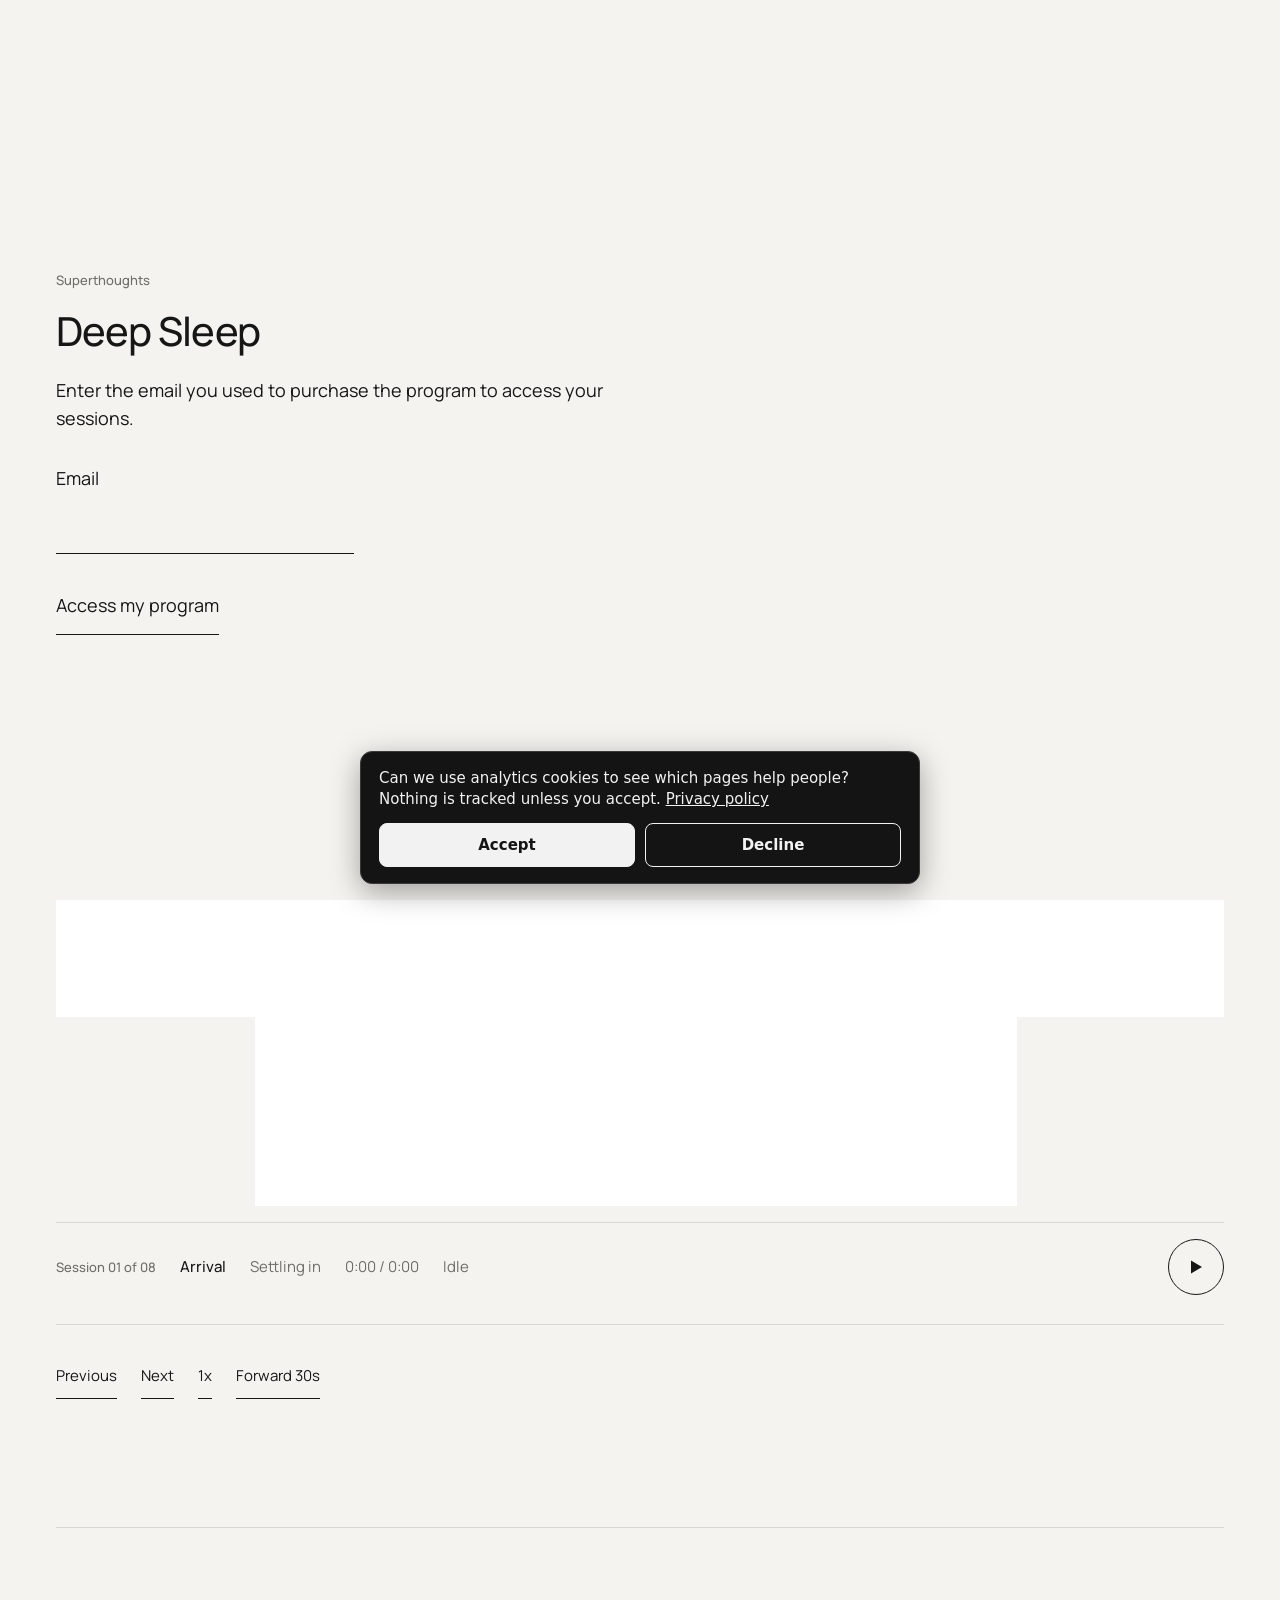
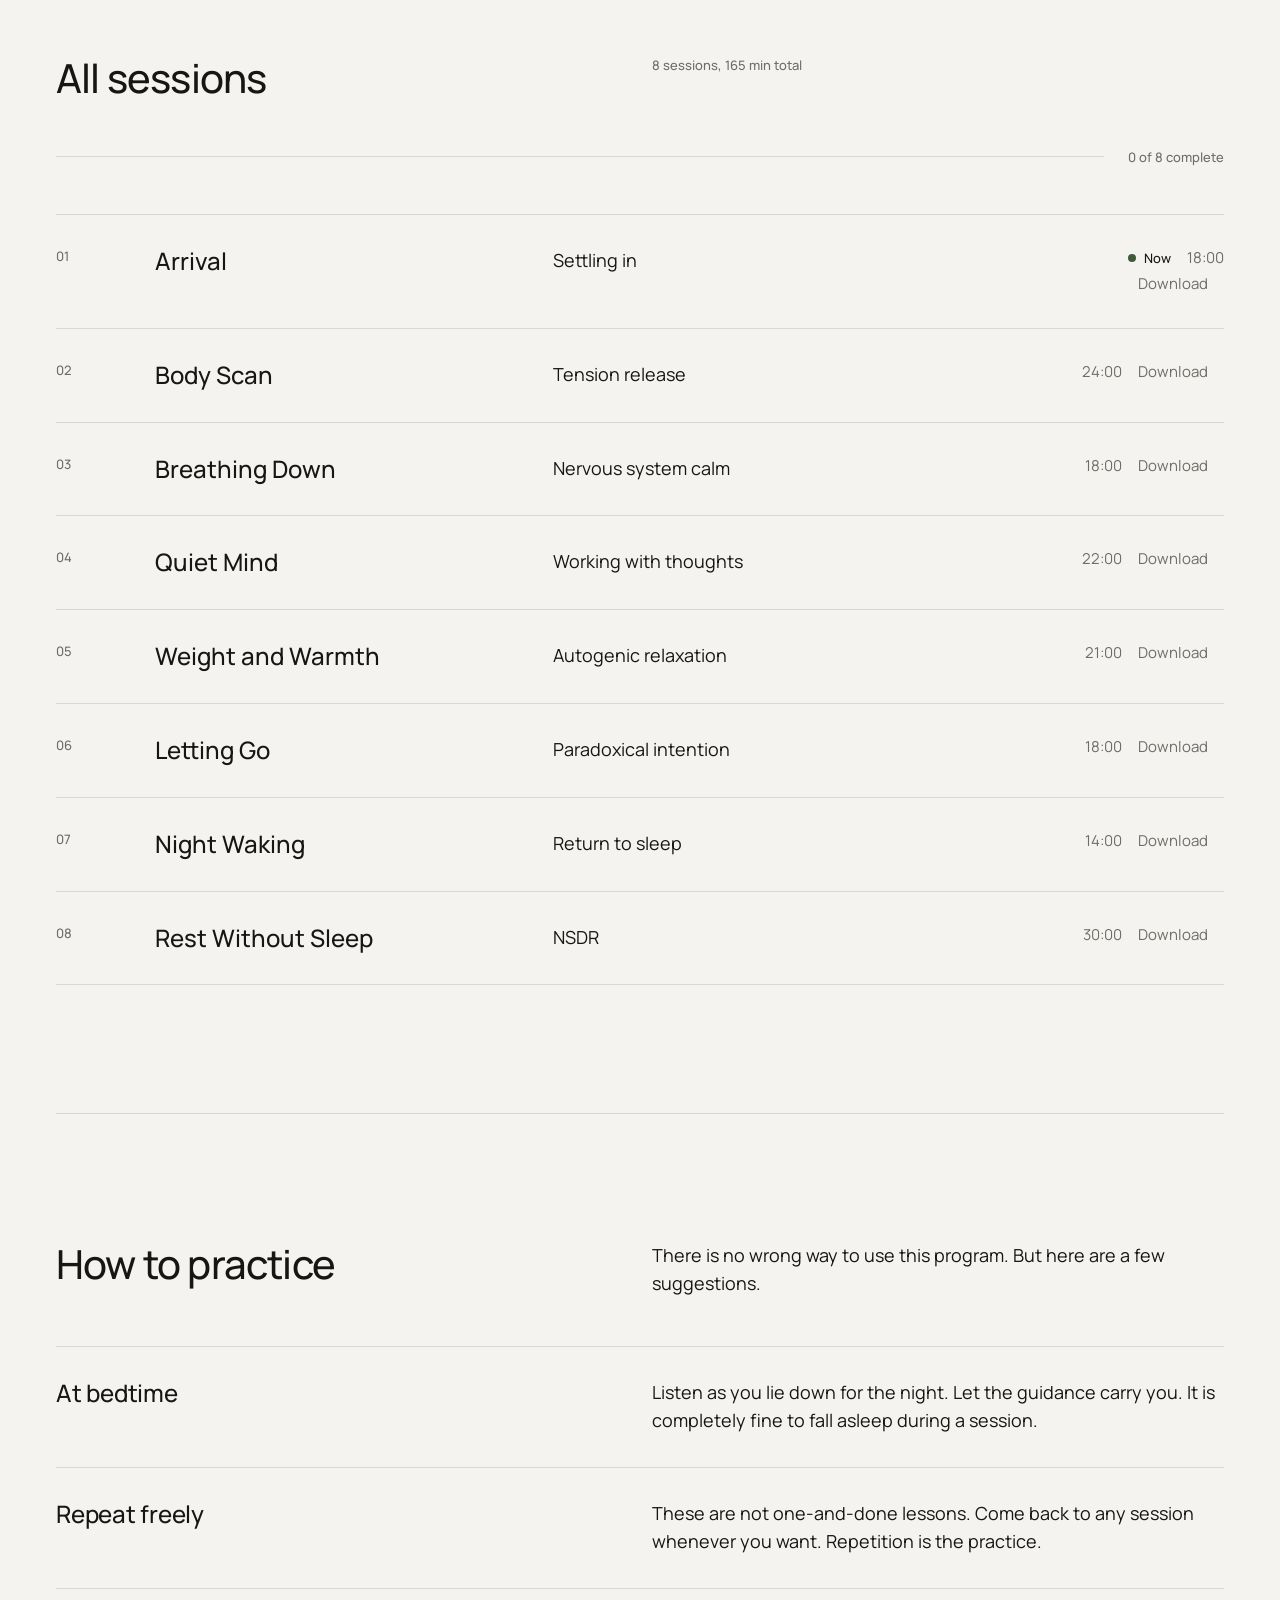
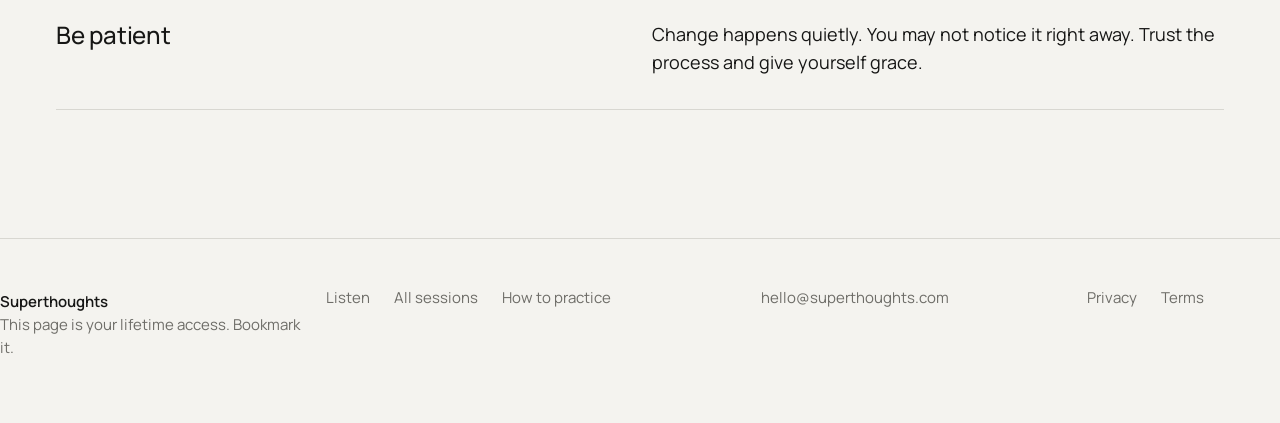
<file: listen-a7c3e1d9.html>
<!doctype html>
<html lang="en">
<head>
<meta charset="utf-8">
<meta name="viewport" content="width=device-width, initial-scale=1">
<title>Deep Sleep - Superthoughts</title>
<meta name="robots" content="noindex, nofollow">

<script src="consent.js" data-ga="G-S151YE55PJ" data-privacy="privacy.html" defer></script>


<link rel="icon" href="data:image/svg+xml,%3Csvg xmlns='http://www.w3.org/2000/svg' viewBox='0 0 32 32'%3E%3Crect width='32' height='32' fill='%23F4F3EF'/%3E%3Ccircle cx='16' cy='16' r='9' fill='none' stroke='%23161615' stroke-width='1.5'/%3E%3C/svg%3E">
<link rel="preconnect" href="https://fonts.googleapis.com">
<link rel="preconnect" href="https://fonts.gstatic.com" crossorigin>
<link href="https://fonts.googleapis.com/css2?family=Manrope:wght@400;500;600&display=swap" rel="stylesheet">
<link rel="stylesheet" href="superthoughts.css">
</head>
<body>
<a class="skip" href="#main">Skip to content</a>

<!-- Email gate -->
<div class="screen gate" id="gate">
  <div class="inner">
    <span class="label">Superthoughts</span>
    <h2>Deep Sleep</h2>
    <p class="measure">Enter the email you used to purchase the program to access your sessions.</p>
    <div class="fieldset">
      <label>Email<input type="email" id="gateEmail" autocomplete="email" inputmode="email"></label>
    </div>
    <button class="submit" id="gateSubmit" type="button">Access my program</button>
    <p class="small error" id="gateError" role="alert">Please enter a valid email address.</p>
    <noscript><p class="small">This page needs JavaScript to open your sessions. Turn it on and reload.</p></noscript>
  </div>
</div>

<!-- Welcome moment (first visit only) -->
<div class="screen welcome-moment hidden" id="welcomeMoment">
  <div class="inner">
    <p class="wm-line label" id="wmGreeting">Welcome</p>
    <h2 class="wm-line">You just did something kind for yourself.</h2>
    <p class="wm-line measure">This is your space now. Eight sessions, yours forever. Take your time. There is no rush, no schedule, no right way to do this. Just you, your breath, and a quieter night.</p>
    <p class="wm-line" style="margin-top:32px"><button class="textbtn" id="wmBegin" type="button">Begin</button></p>
  </div>
</div>

<!-- Completion -->
<div class="screen celebration" id="celebration">
  <div class="inner">
    <p class="cele-line label">8 of 8 sessions complete</p>
    <h2 class="cele-line">You did something remarkable.</h2>
    <p class="cele-line measure">Eight sessions. Every single one. That takes real commitment, and it says something about how seriously you are showing up for yourself. The practice is yours now. Come back to any session whenever you need it. This page is here for you, always.</p>
    <p class="cele-line" style="margin-top:32px"><button class="textbtn" id="celeClose" type="button">Continue listening</button></p>
  </div>
</div>

<header class="wrap">
  <nav class="nav" aria-label="Primary">
    <a class="wordmark" href="https://superthoughts.com">Superthoughts</a>
    <ul>
      <li><a href="https://superthoughts.com/#programs">Programs</a></li>
      <li><a href="https://superthoughts.com/#about">About</a></li>
      <li><a href="#listen">Listen</a></li>
    </ul>
  </nav>
</header>

<main id="main" class="wrap">

  <section class="hero grid" id="listen">
    <h1 class="rise">Deep Sleep</h1>
    <p class="lede rise">Eight guided sessions to retrain your relationship with rest. Listen at bedtime, at your own pace, as many times as you need.</p>

    <div class="work rise">
      <div class="field" id="field" aria-hidden="true"><canvas id="canvas"></canvas></div>
      <div class="labelrow">
        <div class="meta">
          <span class="label player-session-label">Session 01 of 08</span>
          <span class="title" id="playerTitle">Arrival</span>
          <span class="small" id="playerFocus">Settling in</span>
          <span class="small"><span id="currentTime">0:00</span> / <span id="totalTime">0:00</span></span>
          <span class="small status" id="status" aria-live="polite">Idle</span>
        </div>
        <button class="play" id="play" aria-pressed="false" aria-label="Play Arrival" data-title="Arrival">
          <svg class="go" viewBox="0 0 18 18" aria-hidden="true"><path d="M4 2.5v13l11-6.5z"/></svg>
          <svg class="pause" viewBox="0 0 18 18" aria-hidden="true"><path d="M4 3h3.5v12H4zM10.5 3H14v12h-3.5z"/></svg>
        </button>
      </div>
      <div class="seek" id="progressBar" role="slider" tabindex="0" aria-label="Seek" aria-valuemin="0" aria-valuemax="100" aria-valuenow="0"><div class="fill" id="progressFill"></div></div>
      <div class="controls">
        <button class="textbtn player-btn--skip" type="button">Previous</button>
        <button class="textbtn player-btn--skip" type="button">Next</button>
        <button class="textbtn player-btn--speed" type="button" aria-label="Playback speed">1x</button>
        <button class="textbtn player-btn--speed" type="button" aria-label="Forward 30 seconds">Forward 30s</button>
      </div>
      <audio id="audio" crossorigin="anonymous" preload="metadata"></audio>
    </div>
  </section>

  <section class="programs grid" id="sessions">
    <div class="lead"><h2>All sessions</h2></div>
    <div class="body measure"><p class="label">8 sessions, 165 min total</p></div>
    <div class="progress" id="programProgress" style="grid-column:1/-1">
      <div class="track"><div class="fill" id="programProgressFill" style="width: 0%"></div></div>
      <span class="label" id="programProgressLabel">0 of 8 complete</span>
    </div>
    <ol class="index">
      <li class="row session-item active" data-index="0">
        <span class="n label">01</span>
        <h3 class="t"><button class="session-name" type="button">Arrival</button></h3>
        <div class="d"><p class="session-focus">Settling in</p></div>
        <span class="dur small"><span class="now label">Now</span><span class="session-duration">18:00</span><a class="session-download">Download</a><span class="session-check"><span>Done</span></span></span>
      </li>
      <li class="row session-item" data-index="1">
        <span class="n label">02</span>
        <h3 class="t"><button class="session-name" type="button">Body Scan</button></h3>
        <div class="d"><p class="session-focus">Tension release</p></div>
        <span class="dur small"><span class="now label">Now</span><span class="session-duration">24:00</span><a class="session-download">Download</a><span class="session-check"><span>Done</span></span></span>
      </li>
      <li class="row session-item" data-index="2">
        <span class="n label">03</span>
        <h3 class="t"><button class="session-name" type="button">Breathing Down</button></h3>
        <div class="d"><p class="session-focus">Nervous system calm</p></div>
        <span class="dur small"><span class="now label">Now</span><span class="session-duration">18:00</span><a class="session-download">Download</a><span class="session-check"><span>Done</span></span></span>
      </li>
      <li class="row session-item" data-index="3">
        <span class="n label">04</span>
        <h3 class="t"><button class="session-name" type="button">Quiet Mind</button></h3>
        <div class="d"><p class="session-focus">Working with thoughts</p></div>
        <span class="dur small"><span class="now label">Now</span><span class="session-duration">22:00</span><a class="session-download">Download</a><span class="session-check"><span>Done</span></span></span>
      </li>
      <li class="row session-item" data-index="4">
        <span class="n label">05</span>
        <h3 class="t"><button class="session-name" type="button">Weight and Warmth</button></h3>
        <div class="d"><p class="session-focus">Autogenic relaxation</p></div>
        <span class="dur small"><span class="now label">Now</span><span class="session-duration">21:00</span><a class="session-download">Download</a><span class="session-check"><span>Done</span></span></span>
      </li>
      <li class="row session-item" data-index="5">
        <span class="n label">06</span>
        <h3 class="t"><button class="session-name" type="button">Letting Go</button></h3>
        <div class="d"><p class="session-focus">Paradoxical intention</p></div>
        <span class="dur small"><span class="now label">Now</span><span class="session-duration">18:00</span><a class="session-download">Download</a><span class="session-check"><span>Done</span></span></span>
      </li>
      <li class="row session-item" data-index="6">
        <span class="n label">07</span>
        <h3 class="t"><button class="session-name" type="button">Night Waking</button></h3>
        <div class="d"><p class="session-focus">Return to sleep</p></div>
        <span class="dur small"><span class="now label">Now</span><span class="session-duration">14:00</span><a class="session-download">Download</a><span class="session-check"><span>Done</span></span></span>
      </li>
      <li class="row session-item" data-index="7">
        <span class="n label">08</span>
        <h3 class="t"><button class="session-name" type="button">Rest Without Sleep</button></h3>
        <div class="d"><p class="session-focus">NSDR</p></div>
        <span class="dur small"><span class="now label">Now</span><span class="session-duration">30:00</span><a class="session-download">Download</a><span class="session-check"><span>Done</span></span></span>
      </li>
    </ol>
  </section>

  <section class="approach grid" id="how-to-practice">
    <div class="lead"><h2>How to practice</h2></div>
    <div class="body measure"><p>There is no wrong way to use this program. But here are a few suggestions.</p></div>
    <ul class="list">
      <li>
        <div class="k"><h3>At bedtime</h3></div>
        <div class="v"><p>Listen as you lie down for the night. Let the guidance carry you. It is completely fine to fall asleep during a session.</p></div>
      </li>
      <li>
        <div class="k"><h3>Repeat freely</h3></div>
        <div class="v"><p>These are not one-and-done lessons. Come back to any session whenever you want. Repetition is the practice.</p></div>
      </li>
      <li>
        <div class="k"><h3>Be patient</h3></div>
        <div class="v"><p>Change happens quietly. You may not notice it right away. Trust the process and give yourself grace.</p></div>
      </li>
    </ul>
  </section>

</main>

<footer class="site wrap">
  <div class="grid">
    <div class="a"><span class="wordmark">Superthoughts</span><p class="small">This page is your lifetime access. Bookmark it.</p></div>
    <ul class="b small">
      <li><a href="#listen">Listen</a></li>
      <li><a href="#sessions">All sessions</a></li>
      <li><a href="#how-to-practice">How to practice</a></li>
    </ul>
    <ul class="c small">
      <li><a href="mailto:hello@superthoughts.com">hello@superthoughts.com</a></li>
    </ul>
    <ul class="d small">
      <li><a href="privacy.html">Privacy</a></li>
      <li><a href="terms.html">Terms</a></li>
    </ul>
  </div>
</footer>

<script src="field.js" defer></script>
<script>
  // Welcome moment
  const FIRST_VISIT_KEY = 'st_ds_welcomed';
  const welcomeMoment = document.getElementById('welcomeMoment');
  const wmBegin = document.getElementById('wmBegin');
  const wmGreeting = document.getElementById('wmGreeting');

  function showWelcomeMoment() {
    if (localStorage.getItem(FIRST_VISIT_KEY)) return;
    welcomeMoment.classList.remove('hidden');
    const storedEmail = localStorage.getItem('st_ds_access');
    if (storedEmail) {
      const n = storedEmail.split('@')[0].replace(/[._]/g, ' ').replace(/\b\w/g, c => c.toUpperCase());
      wmGreeting.textContent = 'Welcome, ' + n;
    }
    const lines = welcomeMoment.querySelectorAll('.wm-line');
    lines.forEach((line, i) => { setTimeout(() => line.classList.add('visible'), 600 + i * 700); });
  }

  wmBegin.addEventListener('click', () => {
    localStorage.setItem(FIRST_VISIT_KEY, 'true');
    welcomeMoment.classList.add('fade-out');
    setTimeout(() => welcomeMoment.classList.add('hidden'), 1500);
  });

  // Email gate
  const ACCESS_KEY = 'st_ds_access';
  const gate = document.getElementById('gate');
  const gateEmail = document.getElementById('gateEmail');
  const gateSubmit = document.getElementById('gateSubmit');
  const gateError = document.getElementById('gateError');

  if (localStorage.getItem(ACCESS_KEY)) { gate.classList.add('hidden'); showWelcomeMoment(); }

  function validateEmail(email) { return /^[^\s@]+@[^\s@]+\.[^\s@]+$/.test(email); }

  gateSubmit.addEventListener('click', () => {
    const email = gateEmail.value.trim();
    if (validateEmail(email)) { localStorage.setItem(ACCESS_KEY, email); gate.classList.add('hidden'); gateError.classList.remove('show'); showWelcomeMoment(); }
    else { gateError.classList.add('show'); }
  });

  gateEmail.addEventListener('keydown', (e) => { if (e.key === 'Enter') gateSubmit.click(); });

  const CDN = 'https://superthoughts-audio.b-cdn.net/deep-sleep';
  const sessions = [
    { title: 'Arrival', focus: 'Settling in', file: '01%20-%20Deep%20Sleep%20-%20Arrival.mp3' },
    { title: 'Body Scan', focus: 'Tension release', file: '02%20-%20Deep%20Sleep%20-%20Body%20Scan.mp3' },
    { title: 'Breathing Down', focus: 'Nervous system calm', file: '03%20-%20Deep%20Sleep%20-%20Breathing%20Down.mp3' },
    { title: 'Quiet Mind', focus: 'Working with thoughts', file: '04%20-%20Deep%20Sleep%20-%20Quiet%20Mind.mp3' },
    { title: 'Weight and Warmth', focus: 'Autogenic relaxation', file: '05%20-%20Deep%20Sleep%20-%20Weight%20and%20Warmth.mp3' },
    { title: 'Letting Go', focus: 'Paradoxical intention', file: '06%20-%20Deep%20Sleep%20-%20Letting%20Go.mp3' },
    { title: 'Night Waking', focus: 'Return to sleep', file: '07%20-%20Deep%20Sleep%20-%20Night%20Waking.mp3' },
    { title: 'Rest Without Sleep', focus: 'NSDR', file: '08%20-%20Deep%20Sleep%20-%20Rest%20Without%20Sleep.mp3' }
  ];

  // The field (field.js) owns #audio, #play, #status: play/pause on click, arrow-key seek,
  // the analyser, and the live status text. This script reacts to the audio element's events.
  const audio = document.getElementById('audio');
  let currentIndex = 0;
  let isPlaying = false;

  const playBtn = document.getElementById('play');
  const progressBar = document.getElementById('progressBar');
  const progressFill = document.getElementById('progressFill');
  const currentTimeEl = document.getElementById('currentTime');
  const totalTimeEl = document.getElementById('totalTime');
  const playerTitle = document.getElementById('playerTitle');
  const playerFocus = document.getElementById('playerFocus');
  const items = document.querySelectorAll('.session-item');

  const STORAGE_KEY = 'st_ds_completed';
  function getCompleted() { try { return JSON.parse(localStorage.getItem(STORAGE_KEY)) || []; } catch { return []; } }
  function markCompleted(idx) {
    const c = getCompleted();
    if (!c.includes(idx)) { c.push(idx); localStorage.setItem(STORAGE_KEY, JSON.stringify(c)); }
    updateCheckmarks(); updateProgramProgress();
  }
  function updateCheckmarks() {
    const c = getCompleted();
    items.forEach((item, i) => {
      const check = item.querySelector('.session-check');
      if (c.includes(i)) check.classList.add('completed'); else check.classList.remove('completed');
    });
  }

  const progFill = document.getElementById('programProgressFill');
  const progLabel = document.getElementById('programProgressLabel');
  function updateProgramProgress() {
    const c = getCompleted();
    progFill.style.width = (c.length / sessions.length) * 100 + '%';
    progLabel.textContent = c.length + ' of ' + sessions.length + ' complete';
  }
  updateCheckmarks(); updateProgramProgress();

  function fmt(sec) { if (!sec || !isFinite(sec)) return '0:00'; return Math.floor(sec/60) + ':' + String(Math.floor(sec%60)).padStart(2, '0'); }

  function setPlayingState(playing) { isPlaying = playing; }

  function loadSession(idx, autoplay) {
    currentIndex = idx;
    const s = sessions[idx];
    audio.src = CDN + '/' + s.file;
    playBtn.dataset.title = s.title;
    playBtn.setAttribute('aria-label', 'Play ' + s.title);
    document.querySelector('.player-session-label').textContent = 'Session ' + String(idx + 1).padStart(2, '0') + ' of 08';
    playerTitle.textContent = s.title; playerFocus.textContent = s.focus;
    progressFill.style.width = '0%'; currentTimeEl.textContent = '0:00'; totalTimeEl.textContent = '0:00';
    items.forEach(i => { i.classList.remove('active'); i.removeAttribute('aria-current'); });
    items[idx].classList.add('active'); items[idx].setAttribute('aria-current', 'true');
    if ('mediaSession' in navigator) {
      navigator.mediaSession.metadata = new MediaMetadata({ title: s.title, artist: 'Superthoughts', album: 'Deep Sleep' });
    }
    if (autoplay) { playBtn.click(); } else { setPlayingState(false); }
  }

  loadSession(0, false);

  audio.addEventListener('play', () => setPlayingState(true));
  audio.addEventListener('pause', () => setPlayingState(false));

  audio.addEventListener('timeupdate', () => {
    if (!audio.duration) return;
    const pct = (audio.currentTime / audio.duration) * 100;
    progressFill.style.width = pct + '%';
    progressBar.setAttribute('aria-valuenow', Math.round(pct));
    currentTimeEl.textContent = fmt(audio.currentTime);
  });

  audio.addEventListener('loadedmetadata', () => { totalTimeEl.textContent = fmt(audio.duration); });

  progressBar.addEventListener('click', (e) => {
    if (!audio.duration) return;
    const rect = progressBar.getBoundingClientRect();
    audio.currentTime = ((e.clientX - rect.left) / rect.width) * audio.duration;
  });
  progressBar.addEventListener('keydown', (e) => {
    if (!audio.duration) return;
    if (e.key === 'ArrowRight') { audio.currentTime = Math.min(audio.duration, audio.currentTime + 5); e.preventDefault(); }
    if (e.key === 'ArrowLeft') { audio.currentTime = Math.max(0, audio.currentTime - 5); e.preventDefault(); }
  });

  if ('mediaSession' in navigator) {
    navigator.mediaSession.setActionHandler('play', () => { audio.play(); });
    navigator.mediaSession.setActionHandler('pause', () => { audio.pause(); });
    navigator.mediaSession.setActionHandler('previoustrack', () => { if (currentIndex > 0) loadSession(currentIndex - 1, isPlaying); });
    navigator.mediaSession.setActionHandler('nexttrack', () => { if (currentIndex < sessions.length - 1) loadSession(currentIndex + 1, isPlaying); });
  }

  audio.addEventListener('ended', () => {
    markCompleted(currentIndex);
    if (currentIndex < sessions.length - 1) loadSession(currentIndex + 1, true);
    else { setPlayingState(false); checkCompletion(); }
  });

  items.forEach((item, i) => { item.addEventListener('click', () => { loadSession(i, true); }); });

  const skipBtns = document.querySelectorAll('.player-btn--skip');
  skipBtns[0].addEventListener('click', () => { if (currentIndex > 0) loadSession(currentIndex - 1, isPlaying); });
  skipBtns[1].addEventListener('click', () => { if (currentIndex < sessions.length - 1) loadSession(currentIndex + 1, isPlaying); });

  const speeds = [1, 1.25, 1.5, 0.75];
  let speedIdx = 0;
  const speedBtns = document.querySelectorAll('.player-btn--speed');
  speedBtns[0].addEventListener('click', () => { speedIdx = (speedIdx + 1) % speeds.length; audio.playbackRate = speeds[speedIdx]; speedBtns[0].textContent = speeds[speedIdx] + 'x'; });
  speedBtns[1].addEventListener('click', () => { if (audio.duration) audio.currentTime = Math.min(audio.currentTime + 30, audio.duration); });

  // Completion
  const CELE_KEY = 'st_ds_celebrated';
  const celebration = document.getElementById('celebration');
  const celeClose = document.getElementById('celeClose');

  function showCelebration() {
    celebration.style.display = 'flex';
    requestAnimationFrame(() => {
      celebration.classList.add('active');
      celebration.querySelectorAll('.cele-line').forEach((line, i) => { setTimeout(() => line.classList.add('visible'), 800 + i * 600); });
    });
  }

  function checkCompletion() {
    if (localStorage.getItem(CELE_KEY)) return;
    if (getCompleted().length === sessions.length) { localStorage.setItem(CELE_KEY, 'true'); setTimeout(showCelebration, 1500); }
  }

  celeClose.addEventListener('click', () => {
    celebration.classList.remove('active');
    celebration.querySelectorAll('.cele-line').forEach(l => l.classList.remove('visible'));
    setTimeout(() => celebration.style.display = 'none', 1500);
  });

  // Per-session download links
  document.querySelectorAll('.session-download').forEach((btn, idx) => {
    btn.href = CDN + '/' + sessions[idx].file;
    btn.download = String(idx + 1).padStart(2, '0') + ' - Deep Sleep - ' + sessions[idx].title + '.mp3';
    btn.addEventListener('click', (e) => { e.stopPropagation(); });
  });
</script>
</body>
</html>
</file>
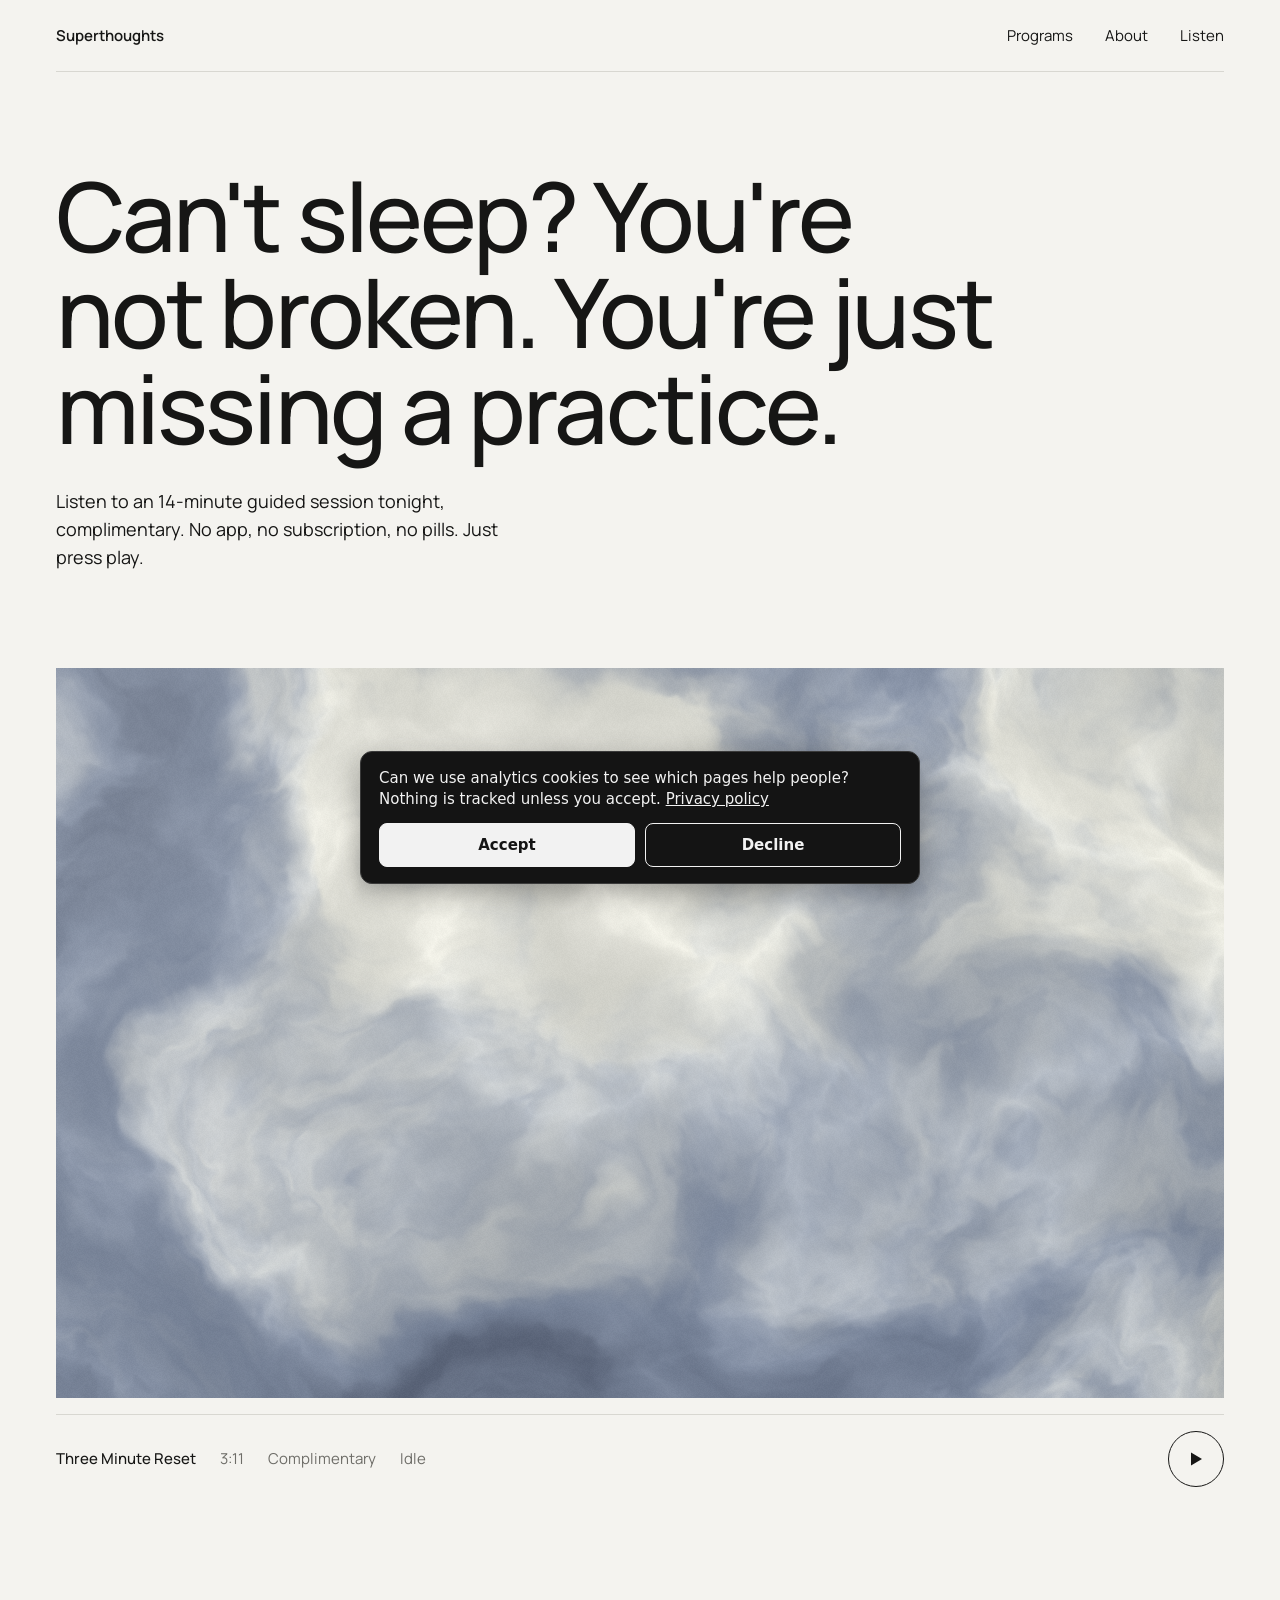
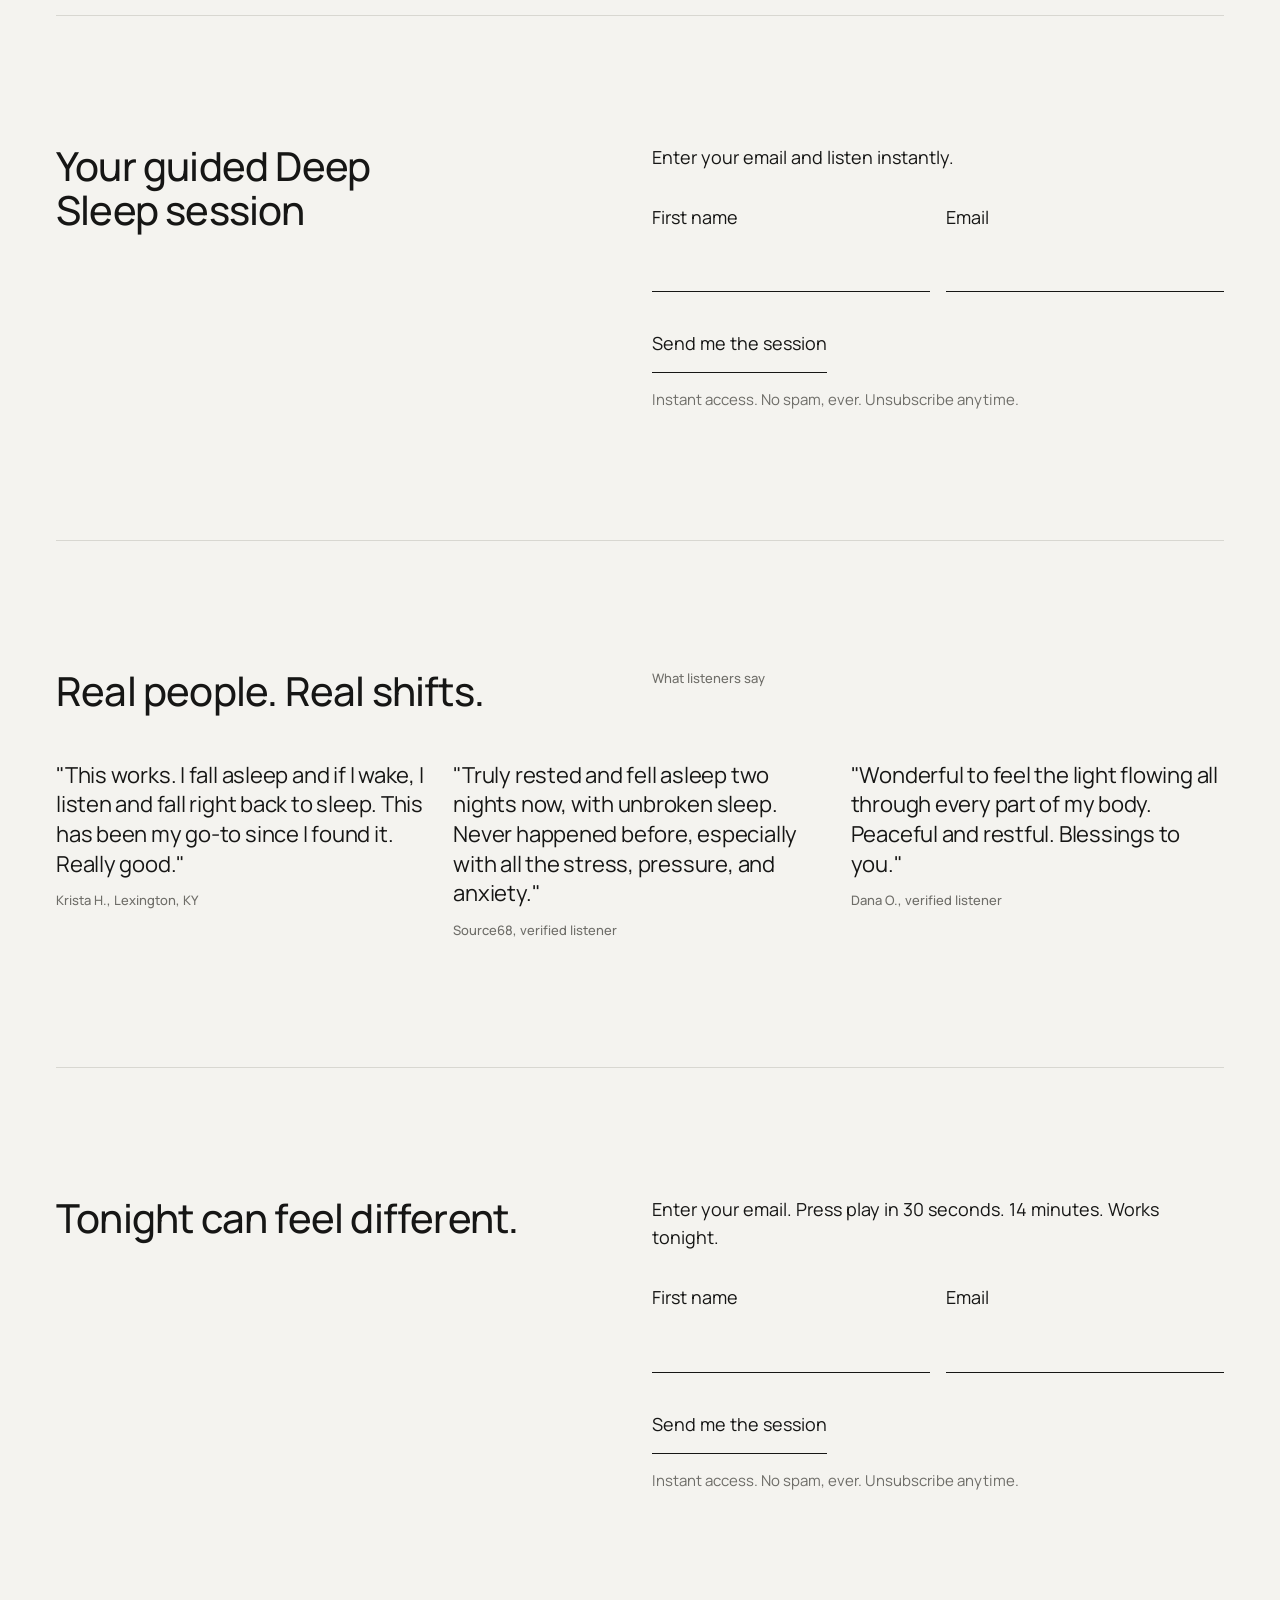
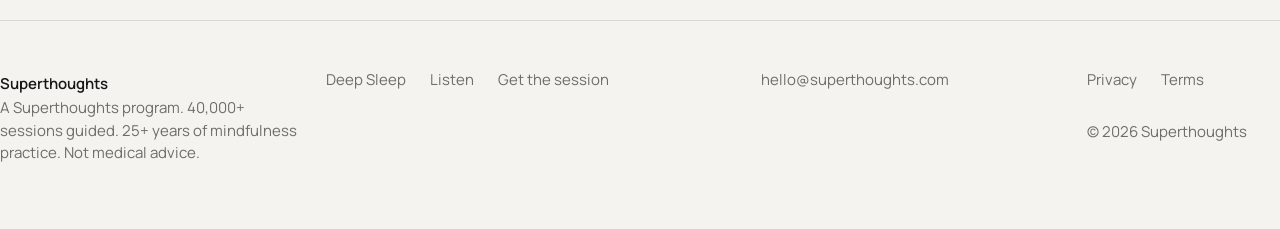
<file: lp-cold.html>
<!doctype html>
<html lang="en">
<head>
<meta charset="utf-8">
<meta name="viewport" content="width=device-width, initial-scale=1">
<title>Complimentary Guided Sleep Session: Deep Sleep by Superthoughts</title>
<meta name="description" content="Listen to a complimentary 14-minute guided sleep session tonight. No app, no subscription, no pills. Just press play. From Superthoughts.">
<link rel="canonical" href="https://deep-sleep.superthoughts.com/lp-cold.html">

<!-- Open Graph / Facebook -->
<meta property="og:type" content="product">
<meta property="og:url" content="https://deep-sleep.superthoughts.com/lp-cold.html">
<meta property="og:title" content="Complimentary Guided Sleep Session: Press Play Tonight">
<meta property="og:description" content="Listen to a complimentary 14-minute guided sleep session tonight. No app, no subscription, no pills. 40,000+ sessions guided. 4.8/5 rating.">
<meta property="og:image" content="https://deep-sleep.superthoughts.com/images/og.png">
<meta property="og:image:width" content="1200">
<meta property="og:image:height" content="630">
<meta property="og:site_name" content="Superthoughts">

<!-- Twitter -->
<meta name="twitter:card" content="summary_large_image">
<meta name="twitter:title" content="Complimentary Guided Sleep Session: Press Play Tonight">
<meta name="twitter:description" content="Listen to a complimentary 14-minute guided sleep session tonight. No app, no subscription, no pills. Just press play.">
<meta name="twitter:image" content="https://deep-sleep.superthoughts.com/images/og.png">

<script src="consent.js" data-ga="G-S151YE55PJ" data-privacy="privacy.html" defer></script>


<link rel="icon" href="data:image/svg+xml,%3Csvg xmlns='http://www.w3.org/2000/svg' viewBox='0 0 32 32'%3E%3Crect width='32' height='32' fill='%23F4F3EF'/%3E%3Ccircle cx='16' cy='16' r='9' fill='none' stroke='%23161615' stroke-width='1.5'/%3E%3C/svg%3E">
<link rel="preconnect" href="https://fonts.googleapis.com">
<link rel="preconnect" href="https://fonts.gstatic.com" crossorigin>
<link href="https://fonts.googleapis.com/css2?family=Manrope:wght@400;500;600&display=swap" rel="stylesheet">
<link rel="stylesheet" href="superthoughts.css">
</head>
<body>
<a class="skip" href="#main">Skip to content</a>

<header class="wrap">
  <nav class="nav" aria-label="Primary">
    <a class="wordmark" href="https://superthoughts.com">Superthoughts</a>
    <ul>
      <li><a href="https://superthoughts.com/#programs">Programs</a></li>
      <li><a href="https://superthoughts.com/#about">About</a></li>
      <li><a href="#listen">Listen</a></li>
    </ul>
  </nav>
</header>

<main id="main" class="wrap">

  <section class="hero grid" id="listen">
    <h1 class="rise">Can't sleep? You're not broken. You're just missing a practice.</h1>
    <p class="lede rise">Listen to an 14-minute guided session tonight, complimentary. No app, no subscription, no pills. Just press play.</p>

    <div class="work rise">
      <div class="field" id="field" aria-hidden="true"><canvas id="canvas"></canvas></div>
      <div class="labelrow">
        <div class="meta">
          <span class="title">Three Minute Reset</span>
          <span class="small">3:11</span>
          <span class="small">Complimentary</span>
          <span class="small status" id="status" aria-live="polite">Idle</span>
        </div>
        <button class="play" id="play" aria-pressed="false" aria-label="Play Three Minute Reset" data-title="Three Minute Reset">
          <svg class="go" viewBox="0 0 18 18" aria-hidden="true"><path d="M4 2.5v13l11-6.5z"/></svg>
          <svg class="pause" viewBox="0 0 18 18" aria-hidden="true"><path d="M4 3h3.5v12H4zM10.5 3H14v12h-3.5z"/></svg>
        </button>
      </div>
      <audio id="audio" src="audio/3-minute-reset.mp3" preload="metadata"></audio>
    </div>
  </section>

  <section class="notify grid" id="capture-top">
    <div class="lead"><h2>Your guided Deep Sleep session</h2></div>
    <div class="body">
      <p class="measure">Enter your email and listen instantly.</p>
      <form id="captureForm" novalidate>
        <div class="fieldset">
          <label>First name<input type="text" id="captureName" name="firstName" autocomplete="given-name" required></label>
          <label>Email<input type="email" id="captureEmail" name="email" autocomplete="email" required></label>
        </div>
        <button class="submit" type="submit" id="captureSubmit">Send me the session</button>
        <p class="small" style="margin-top:16px">Instant access. No spam, ever. Unsubscribe anytime.</p>
      </form>
    </div>
  </section>

  <section class="voices grid" id="voices">
    <div class="lead"><h2>Real people. Real shifts.</h2></div>
    <div class="body measure"><p class="label">What listeners say</p></div>
    <ul class="quotes">
      <li><blockquote><p>"This works. I fall asleep and if I wake, I listen and fall right back to sleep. This has been my go-to since I found it. Really good."</p><footer class="label">Krista H., Lexington, KY</footer></blockquote></li>
      <li><blockquote><p>"Truly rested and fell asleep two nights now, with unbroken sleep. Never happened before, especially with all the stress, pressure, and anxiety."</p><footer class="label">Source68, verified listener</footer></blockquote></li>
      <li><blockquote><p>"Wonderful to feel the light flowing all through every part of my body. Peaceful and restful. Blessings to you."</p><footer class="label">Dana O., verified listener</footer></blockquote></li>
    </ul>
  </section>

  <section class="notify grid" id="capture-bottom">
    <div class="lead"><h2>Tonight can feel different.</h2></div>
    <div class="body">
      <p class="measure">Enter your email. Press play in 30 seconds. 14 minutes. Works tonight.</p>
      <form id="captureForm2" novalidate>
        <div class="fieldset">
          <label>First name<input type="text" id="captureName2" name="firstName" autocomplete="given-name" required></label>
          <label>Email<input type="email" id="captureEmail2" name="email" autocomplete="email" required></label>
        </div>
        <button class="submit" type="submit" id="captureSubmit2">Send me the session</button>
        <p class="small" style="margin-top:16px">Instant access. No spam, ever. Unsubscribe anytime.</p>
      </form>
    </div>
  </section>

</main>

<footer class="site wrap">
  <div class="grid">
    <div class="a"><span class="wordmark">Superthoughts</span><p class="small">A Superthoughts program. 40,000+ sessions guided. 25+ years of mindfulness practice. Not medical advice.</p></div>
    <ul class="b small">
      <li><a href="index.html">Deep Sleep</a></li>
      <li><a href="#listen">Listen</a></li>
      <li><a href="#capture-top">Get the session</a></li>
    </ul>
    <ul class="c small">
      <li><a href="mailto:hello@superthoughts.com">hello@superthoughts.com</a></li>
    </ul>
    <ul class="d small">
      <li><a href="privacy.html">Privacy</a></li>
      <li><a href="terms.html">Terms</a></li>
      <li>&copy; 2026 Superthoughts</li>
    </ul>
  </div>
</footer>

<script src="field.js" defer></script>
<script>
  // ===== UTM PARAMETER CAPTURE =====
  (function() {
    var params = new URLSearchParams(window.location.search);
    var utmKeys = ['utm_source', 'utm_medium', 'utm_campaign', 'utm_term', 'utm_content'];
    var utmData = {};
    utmKeys.forEach(function(key) {
      var val = params.get(key);
      if (val) utmData[key] = val;
    });
    if (Object.keys(utmData).length > 0) {
      sessionStorage.setItem('st_utm', JSON.stringify(utmData));
    }
  })();

  // ===== EMAIL CAPTURE (both forms) =====
  function handleCapture(formId, nameId, emailId, btnId) {
    var form = document.getElementById(formId);
    var btn = document.getElementById(btnId);
    if (!form || !btn) return;

    form.addEventListener('submit', function(e) {
      e.preventDefault();
      var name = document.getElementById(nameId).value.trim();
      var email = document.getElementById(emailId).value.trim();
      if (!name || !email) { form.reportValidity(); return; }

      sessionStorage.setItem('st_name', name);
      sessionStorage.setItem('st_email', email);

      btn.textContent = 'Preparing your session';
      btn.disabled = true;

      // Build Kit payload with UTM data
      var payload = { email_address: email, first_name: name };
      var utmRaw = sessionStorage.getItem('st_utm');
      if (utmRaw) {
        try {
          var utm = JSON.parse(utmRaw);
          payload.fields = payload.fields || {};
          if (utm.utm_source) payload.fields.utm_source = utm.utm_source;
          if (utm.utm_medium) payload.fields.utm_medium = utm.utm_medium;
          if (utm.utm_campaign) payload.fields.utm_campaign = utm.utm_campaign;
          if (utm.utm_term) payload.fields.utm_term = utm.utm_term;
          if (utm.utm_content) payload.fields.utm_content = utm.utm_content;
        } catch(err) {}
      }

      // Post to Kit silently in the background
      fetch('https://app.kit.com/forms/9239579/subscriptions', {
        method: 'POST',
        headers: { 'Content-Type': 'application/json' },
        body: JSON.stringify(payload)
      }).catch(function() {}); // fail silently, never block the user

      // Track conversion events with UTM context
      var eventParams = { event_category: 'engagement', event_label: 'free_session_signup' };
      if (utmRaw) {
        try {
          var utmObj = JSON.parse(utmRaw);
          if (utmObj.utm_source) eventParams.traffic_source = utmObj.utm_source;
          if (utmObj.utm_campaign) eventParams.campaign = utmObj.utm_campaign;
        } catch(err) {}
      }
      eventParams.landing_page = 'lp-cold';

      if (typeof gtag === 'function') gtag('event', 'generate_lead', eventParams);
      if (typeof fbq === 'function') fbq('track', 'Lead', { content_name: 'Deep Sleep Free Session', content_category: 'lp-cold' });

      // Redirect to the session page
      setTimeout(function() {
        window.location.href = 'free-session.html';
      }, 800);
    });
  }

  handleCapture('captureForm', 'captureName', 'captureEmail', 'captureSubmit');
  handleCapture('captureForm2', 'captureName2', 'captureEmail2', 'captureSubmit2');
</script>
</body>
</html>
</file>
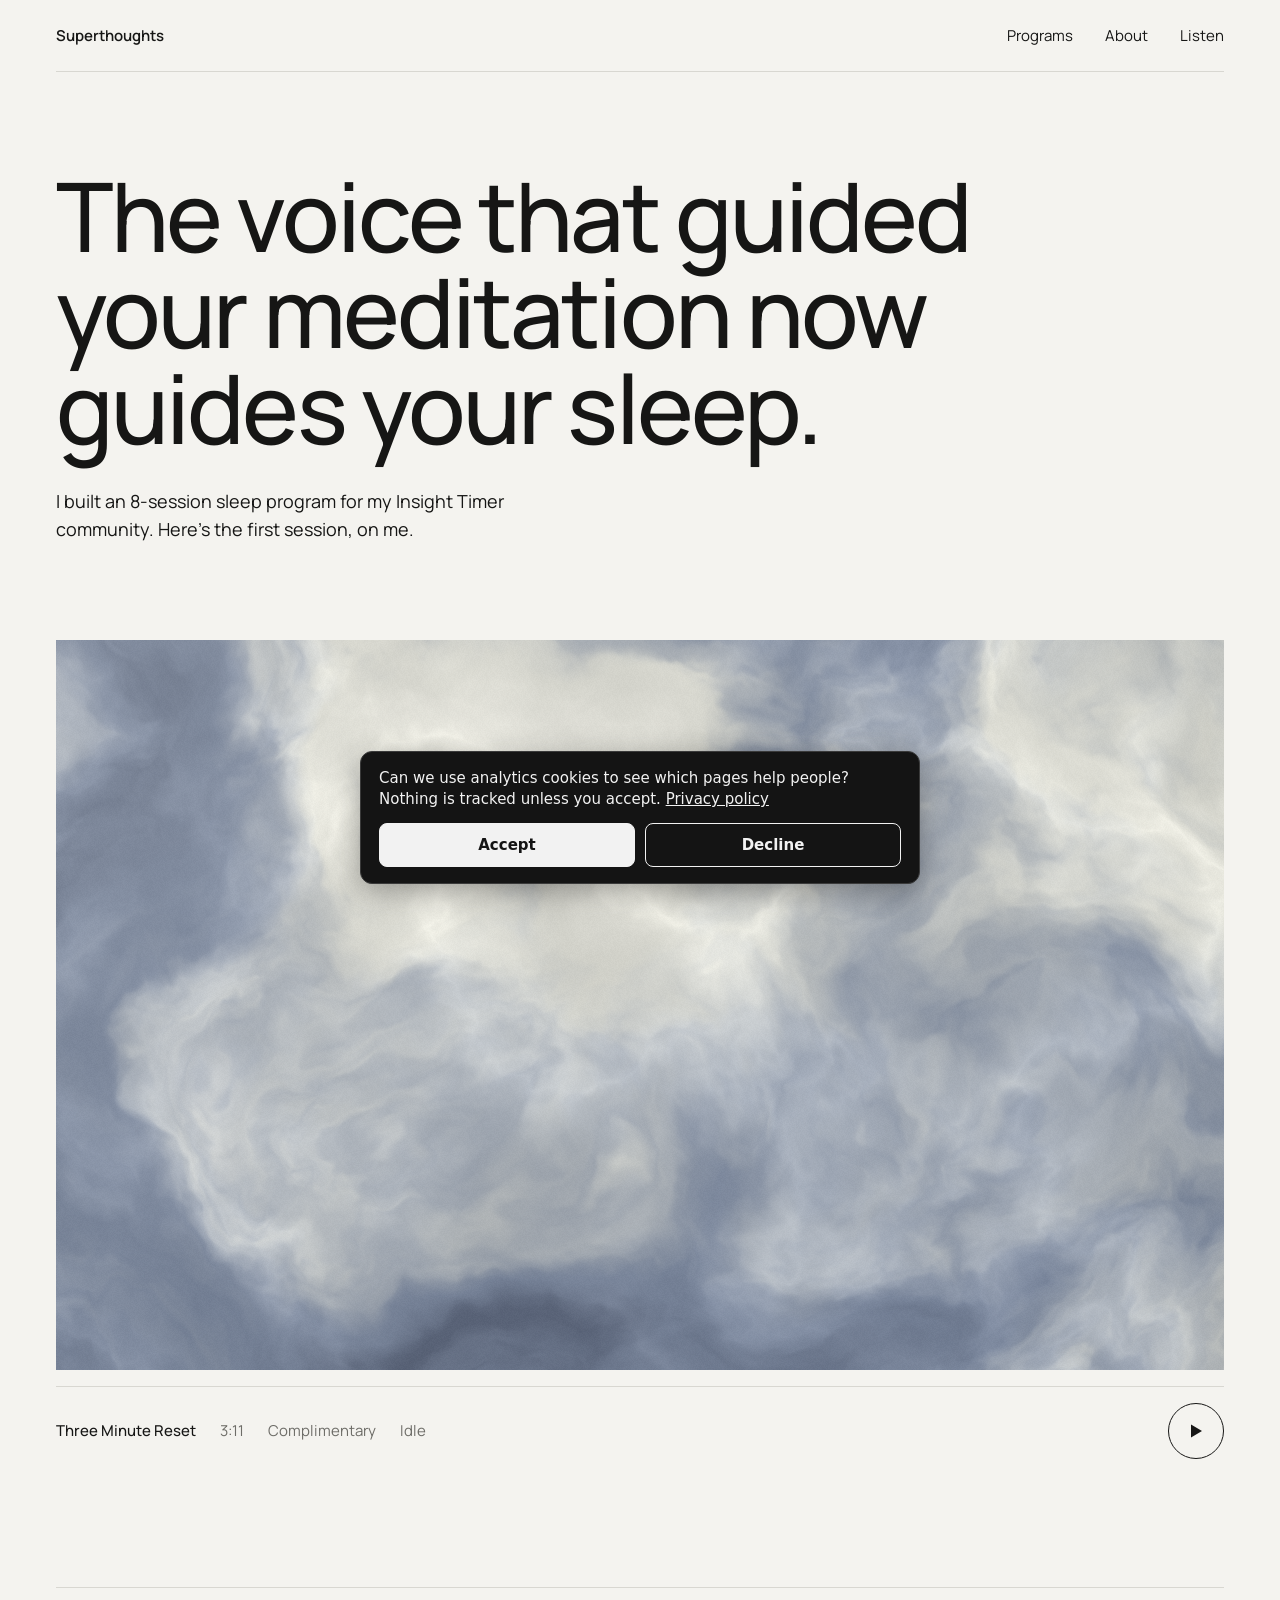
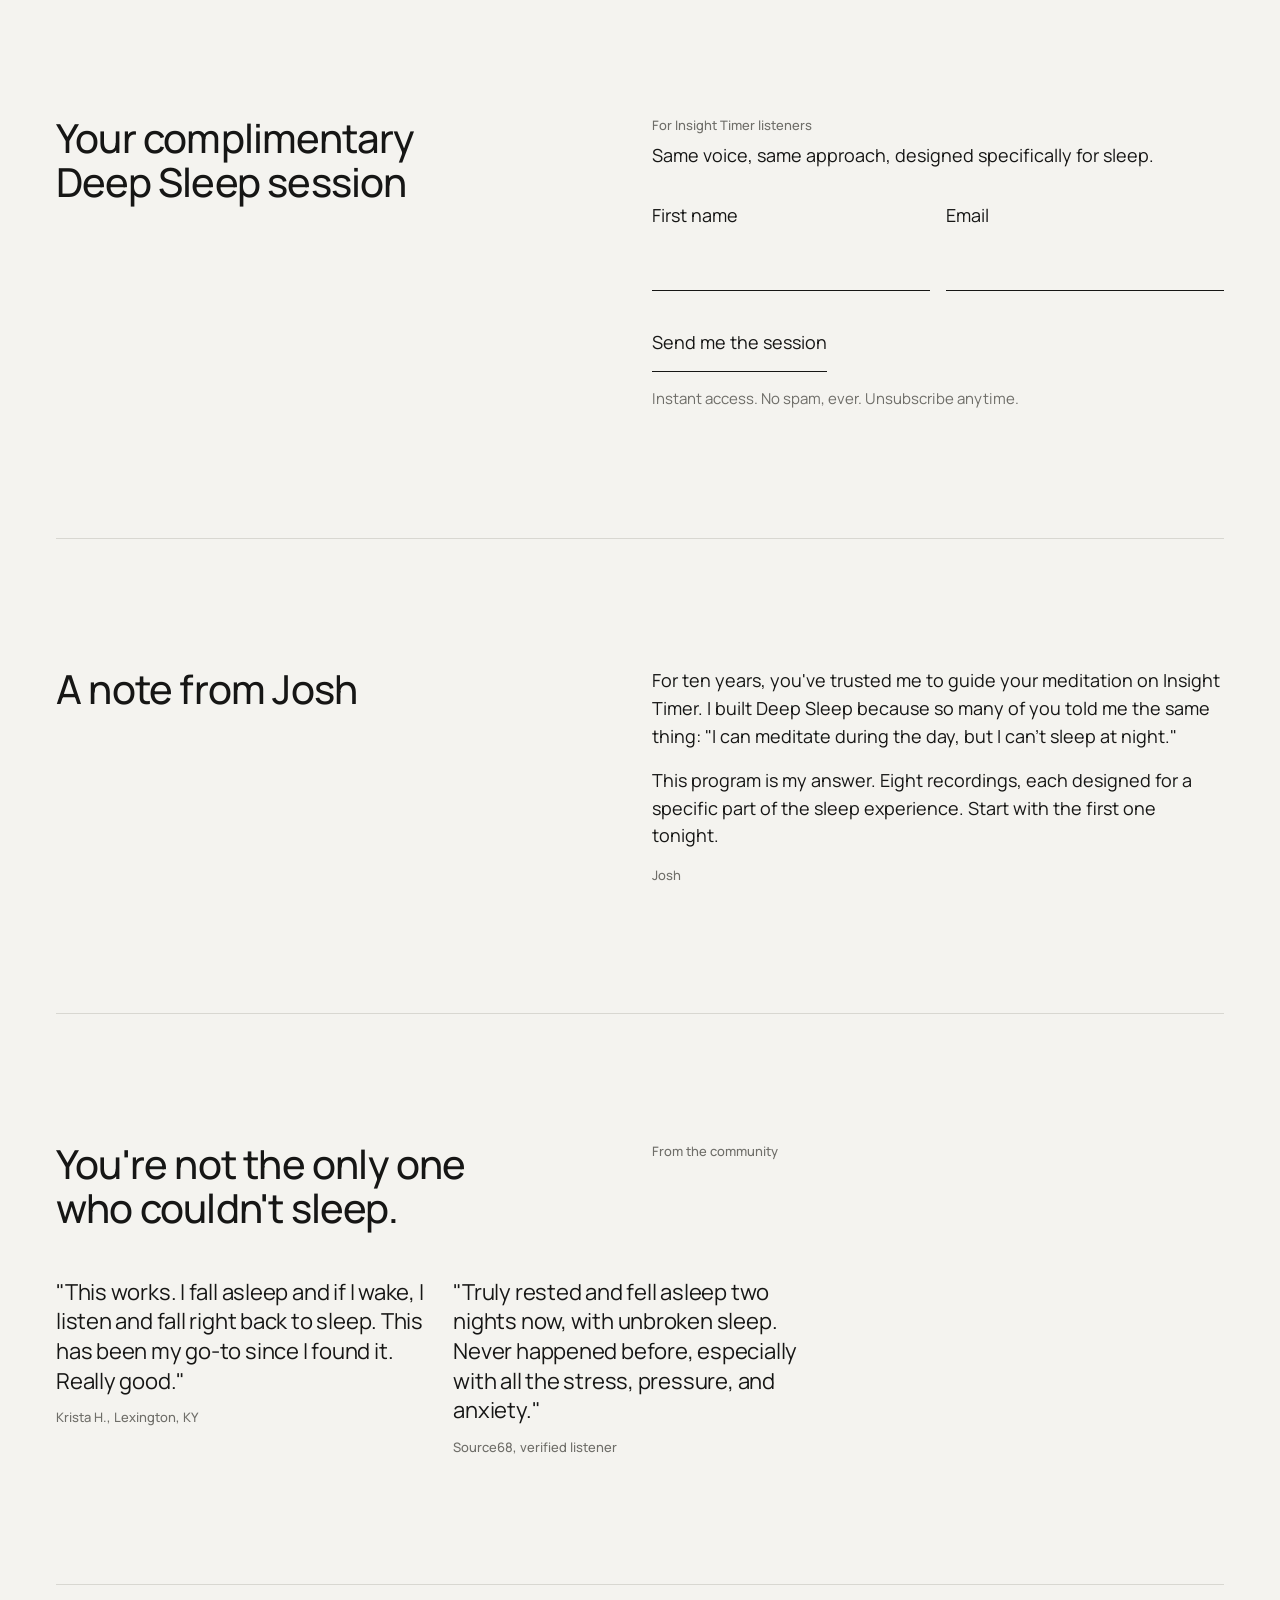
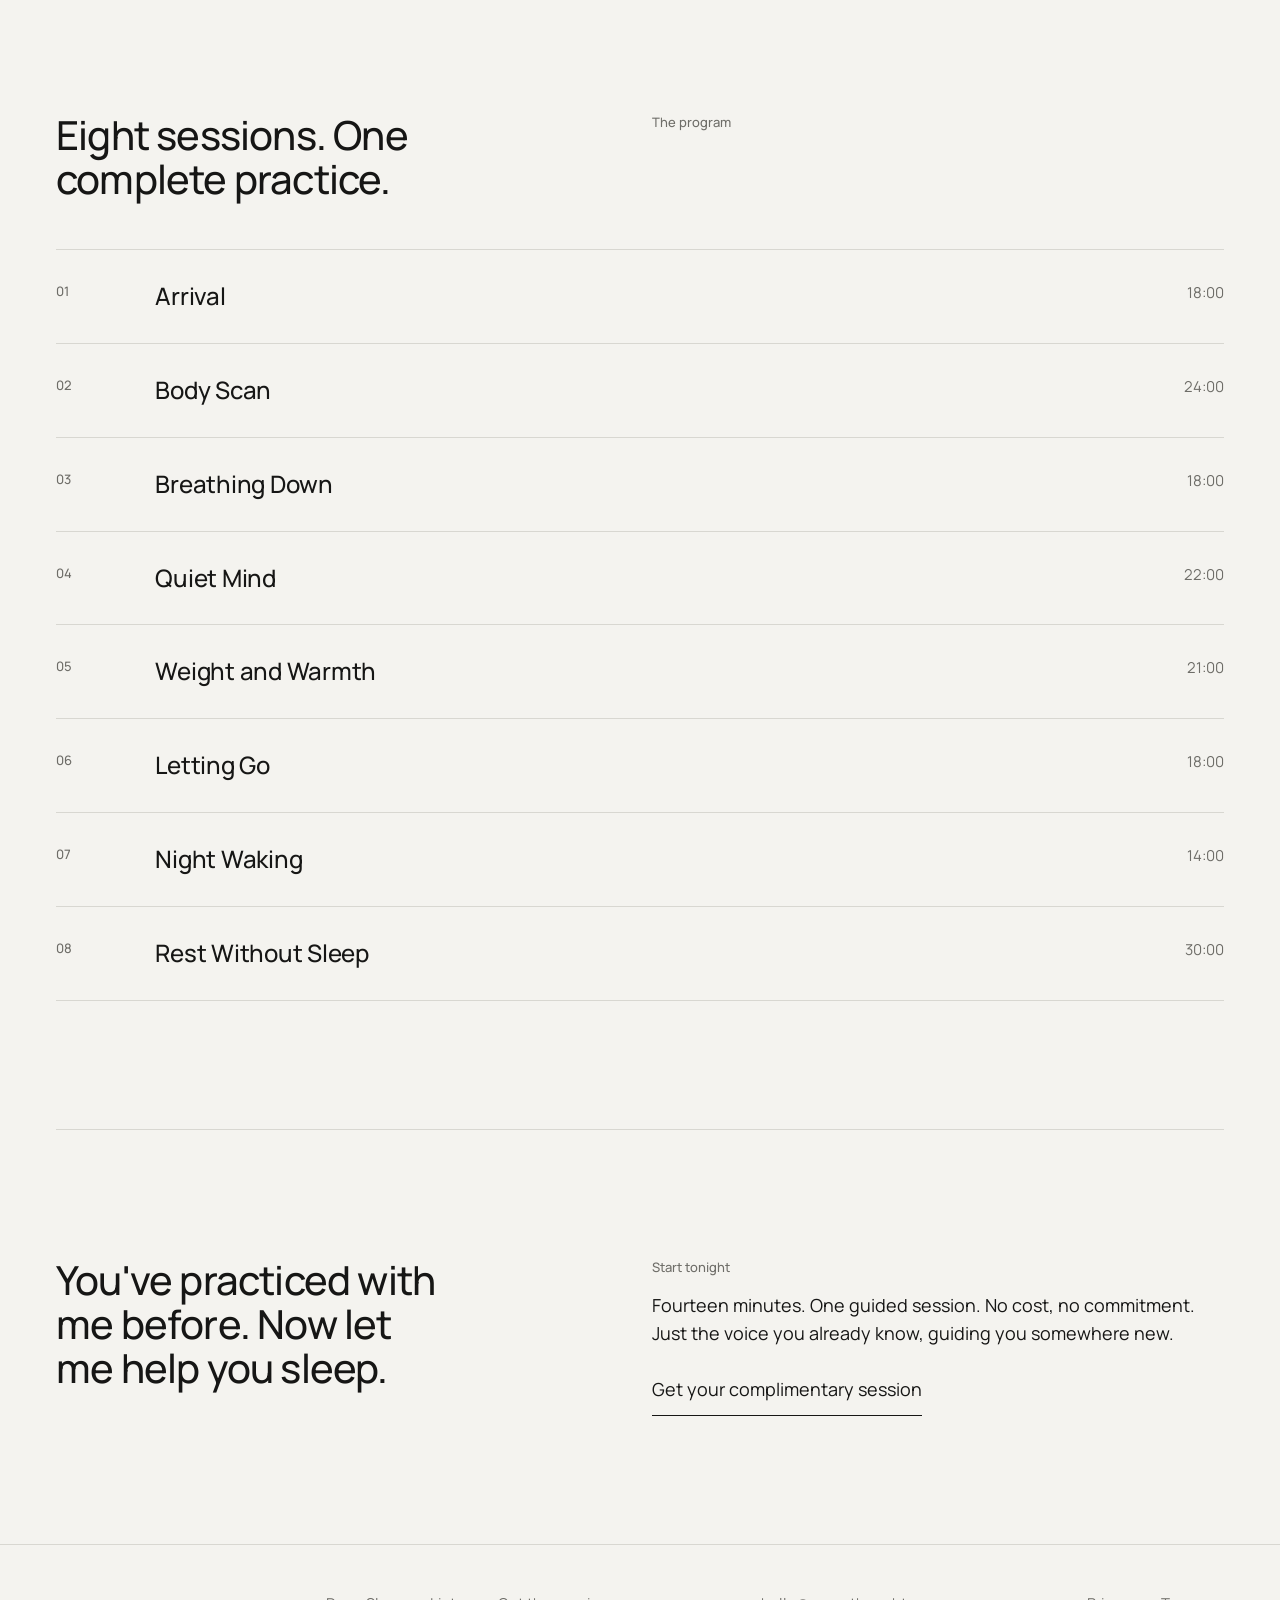
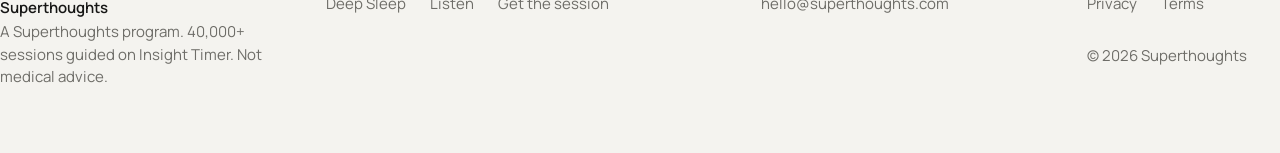
<file: lp-timer.html>
<!doctype html>
<html lang="en">
<head>
<meta charset="utf-8">
<meta name="viewport" content="width=device-width, initial-scale=1">
<title>Deep Sleep: For Insight Timer Listeners | Superthoughts</title>
<meta name="description" content="The voice that guided your meditation now guides your sleep. An 8-session guided sleep program from Josh Sundby, built for the Insight Timer community. Try the first session, complimentary.">
<link rel="canonical" href="https://deep-sleep.superthoughts.com/lp-timer.html">

<!-- Open Graph / Facebook -->
<meta property="og:type" content="product">
<meta property="og:url" content="https://deep-sleep.superthoughts.com/lp-timer.html">
<meta property="og:title" content="Deep Sleep: For Insight Timer Listeners">
<meta property="og:description" content="The voice that guided your meditation now guides your sleep. An 8-session program from Josh Sundby. Try the first session, complimentary.">
<meta property="og:image" content="https://deep-sleep.superthoughts.com/images/og.png">
<meta property="og:image:width" content="1200">
<meta property="og:image:height" content="630">
<meta property="og:site_name" content="Superthoughts">

<!-- Twitter -->
<meta name="twitter:card" content="summary_large_image">
<meta name="twitter:title" content="Deep Sleep: For Insight Timer Listeners">
<meta name="twitter:description" content="The voice that guided your meditation now guides your sleep. Try a complimentary 14-minute session from Josh Sundby.">
<meta name="twitter:image" content="https://deep-sleep.superthoughts.com/images/og.png">

<!-- Schema.org Product -->
<script type="application/ld+json">
{
  "@context": "https://schema.org",
  "@type": "Product",
  "name": "Superthoughts: Deep Sleep",
  "description": "An 8-session guided sleep program from Josh Sundby, built for the Insight Timer community. Grounded in CBT-I, progressive relaxation, and non-sleep deep rest.",
  "brand": { "@type": "Brand", "name": "Superthoughts" },
  "url": "https://deep-sleep.superthoughts.com/lp-timer.html",
  "image": "https://deep-sleep.superthoughts.com/images/og.png",
  "offers": {
    "@type": "Offer",
    "price": "49.00",
    "priceCurrency": "USD",
    "availability": "https://schema.org/InStock",
    "url": "https://buy.stripe.com/14AeVf6RWaq00140pK3Je01",
    "priceValidUntil": "2027-12-31"
  },
  "aggregateRating": {
    "@type": "AggregateRating",
    "ratingValue": "4.8",
    "ratingCount": "40000",
    "bestRating": "5"
  },
  "creator": {
    "@type": "Person",
    "name": "Josh Sundby",
    "description": "Meditation guide with 25+ years of mindfulness practice and 40,000+ sessions guided on Insight Timer."
  }
}
</script>

<script src="consent.js" data-ga="G-S151YE55PJ" data-privacy="privacy.html" defer></script>


<link rel="icon" href="data:image/svg+xml,%3Csvg xmlns='http://www.w3.org/2000/svg' viewBox='0 0 32 32'%3E%3Crect width='32' height='32' fill='%23F4F3EF'/%3E%3Ccircle cx='16' cy='16' r='9' fill='none' stroke='%23161615' stroke-width='1.5'/%3E%3C/svg%3E">
<link rel="preconnect" href="https://fonts.googleapis.com">
<link rel="preconnect" href="https://fonts.gstatic.com" crossorigin>
<link href="https://fonts.googleapis.com/css2?family=Manrope:wght@400;500;600&display=swap" rel="stylesheet">
<link rel="stylesheet" href="superthoughts.css">
</head>
<body>
<a class="skip" href="#main">Skip to content</a>

<header class="wrap">
  <nav class="nav" aria-label="Primary">
    <a class="wordmark" href="https://superthoughts.com">Superthoughts</a>
    <ul>
      <li><a href="https://superthoughts.com/#programs">Programs</a></li>
      <li><a href="https://superthoughts.com/#about">About</a></li>
      <li><a href="#listen">Listen</a></li>
    </ul>
  </nav>
</header>

<main id="main" class="wrap">

  <section class="hero grid" id="listen">
    <h1 class="rise">The voice that guided your meditation now guides your sleep.</h1>
    <p class="lede rise">I built an 8-session sleep program for my Insight Timer community. Here's the first session, on me.</p>

    <div class="work rise">
      <div class="field" id="field" aria-hidden="true"><canvas id="canvas"></canvas></div>
      <div class="labelrow">
        <div class="meta">
          <span class="title">Three Minute Reset</span>
          <span class="small">3:11</span>
          <span class="small">Complimentary</span>
          <span class="small status" id="status" aria-live="polite">Idle</span>
        </div>
        <button class="play" id="play" aria-pressed="false" aria-label="Play Three Minute Reset" data-title="Three Minute Reset">
          <svg class="go" viewBox="0 0 18 18" aria-hidden="true"><path d="M4 2.5v13l11-6.5z"/></svg>
          <svg class="pause" viewBox="0 0 18 18" aria-hidden="true"><path d="M4 3h3.5v12H4zM10.5 3H14v12h-3.5z"/></svg>
        </button>
      </div>
      <audio id="audio" src="audio/3-minute-reset.mp3" preload="metadata"></audio>
    </div>
  </section>

  <section class="notify grid" id="top">
    <div class="lead"><h2>Your complimentary Deep Sleep session</h2></div>
    <div class="body">
      <p class="label">For Insight Timer listeners</p>
      <p class="measure" style="margin-top:8px">Same voice, same approach, designed specifically for sleep.</p>
      <form id="captureForm" novalidate>
        <div class="fieldset">
          <label>First name<input type="text" id="captureName" name="firstName" autocomplete="given-name" required></label>
          <label>Email<input type="email" id="captureEmail" name="email" autocomplete="email" required></label>
        </div>
        <button class="submit" type="submit" id="captureSubmit">Send me the session</button>
        <p class="small" style="margin-top:16px">Instant access. No spam, ever. Unsubscribe anytime.</p>
      </form>
    </div>
  </section>

  <section class="note grid" id="from-josh">
    <div class="lead"><h2>A note from Josh</h2></div>
    <div class="body measure">
      <p>For ten years, you've trusted me to guide your meditation on Insight Timer. I built Deep Sleep because so many of you told me the same thing: "I can meditate during the day, but I can't sleep at night."</p>
      <p>This program is my answer. Eight recordings, each designed for a specific part of the sleep experience. Start with the first one tonight.</p>
      <p class="label">Josh</p>
    </div>
  </section>

  <section class="voices grid" id="voices">
    <div class="lead"><h2>You're not the only one who couldn't sleep.</h2></div>
    <div class="body measure"><p class="label">From the community</p></div>
    <ul class="quotes">
      <li><blockquote><p>"This works. I fall asleep and if I wake, I listen and fall right back to sleep. This has been my go-to since I found it. Really good."</p><footer class="label">Krista H., Lexington, KY</footer></blockquote></li>
      <li><blockquote><p>"Truly rested and fell asleep two nights now, with unbroken sleep. Never happened before, especially with all the stress, pressure, and anxiety."</p><footer class="label">Source68, verified listener</footer></blockquote></li>
    </ul>
  </section>

  <section class="programs grid" id="sessions">
    <div class="lead"><h2>Eight sessions. One complete practice.</h2></div>
    <div class="body measure"><p class="label">The program</p></div>
    <ol class="index">
      <li class="row"><span class="n label">01</span><h3 class="t">Arrival</h3><span class="dur small">18:00</span></li>
      <li class="row"><span class="n label">02</span><h3 class="t">Body Scan</h3><span class="dur small">24:00</span></li>
      <li class="row"><span class="n label">03</span><h3 class="t">Breathing Down</h3><span class="dur small">18:00</span></li>
      <li class="row"><span class="n label">04</span><h3 class="t">Quiet Mind</h3><span class="dur small">22:00</span></li>
      <li class="row"><span class="n label">05</span><h3 class="t">Weight and Warmth</h3><span class="dur small">21:00</span></li>
      <li class="row"><span class="n label">06</span><h3 class="t">Letting Go</h3><span class="dur small">18:00</span></li>
      <li class="row"><span class="n label">07</span><h3 class="t">Night Waking</h3><span class="dur small">14:00</span></li>
      <li class="row"><span class="n label">08</span><h3 class="t">Rest Without Sleep</h3><span class="dur small">30:00</span></li>
    </ol>
  </section>

  <section class="final grid" id="final">
    <div class="lead"><h2>You've practiced with me before. Now let me help you sleep.</h2></div>
    <div class="body measure">
      <p class="label">Start tonight</p>
      <p>Fourteen minutes. One guided session. No cost, no commitment. Just the voice you already know, guiding you somewhere new.</p>
      <p><a class="cta" href="#top" id="finalCta">Get your complimentary session</a></p>
    </div>
  </section>

</main>

<footer class="site wrap">
  <div class="grid">
    <div class="a"><span class="wordmark">Superthoughts</span><p class="small">A Superthoughts program. 40,000+ sessions guided on Insight Timer. Not medical advice.</p></div>
    <ul class="b small">
      <li><a href="index.html">Deep Sleep</a></li>
      <li><a href="#listen">Listen</a></li>
      <li><a href="#top">Get the session</a></li>
    </ul>
    <ul class="c small">
      <li><a href="mailto:hello@superthoughts.com">hello@superthoughts.com</a></li>
    </ul>
    <ul class="d small">
      <li><a href="privacy.html">Privacy</a></li>
      <li><a href="terms.html">Terms</a></li>
      <li>&copy; 2026 Superthoughts</li>
    </ul>
  </div>
</footer>

<script src="field.js" defer></script>
<script>
  // ===== UTM TRACKING =====
  function getUTMParams() {
    const params = new URLSearchParams(window.location.search);
    const utmKeys = ['utm_source', 'utm_medium', 'utm_campaign', 'utm_term', 'utm_content'];
    const utms = {};
    utmKeys.forEach(key => {
      const val = params.get(key);
      if (val) utms[key] = val;
    });
    return utms;
  }

  const utmData = getUTMParams();
  if (Object.keys(utmData).length > 0) {
    sessionStorage.setItem('st_utms', JSON.stringify(utmData));
  }

  // ===== EMAIL CAPTURE =====
  const form = document.getElementById('captureForm');
  const btn = document.getElementById('captureSubmit');

  form.addEventListener('submit', (e) => {
    e.preventDefault();
    const name = document.getElementById('captureName').value.trim();
    const email = document.getElementById('captureEmail').value.trim();
    if (!name || !email) { form.reportValidity(); return; }

    sessionStorage.setItem('st_name', name);
    sessionStorage.setItem('st_email', email);

    btn.textContent = 'Preparing your session';
    btn.disabled = true;

    // Build Kit payload with UTM fields
    const kitPayload = { email_address: email, first_name: name };
    const storedUTMs = sessionStorage.getItem('st_utms');
    if (storedUTMs) {
      try {
        const parsed = JSON.parse(storedUTMs);
        kitPayload.fields = parsed;
      } catch(e) {}
    }

    // Post to Kit silently in the background
    fetch('https://app.kit.com/forms/9239579/subscriptions', {
      method: 'POST',
      headers: { 'Content-Type': 'application/json' },
      body: JSON.stringify(kitPayload)
    }).catch(() => {}); // fail silently, never block the user

    // Track conversion events with UTM context
    if (typeof gtag === 'function') {
      const gaParams = {
        event_category: 'engagement',
        event_label: 'free_session_signup',
        source: 'insight_timer_lp'
      };
      if (utmData.utm_campaign) gaParams.campaign = utmData.utm_campaign;
      gtag('event', 'generate_lead', gaParams);
    }
    if (typeof fbq === 'function') {
      fbq('track', 'Lead', {
        content_name: 'Deep Sleep Free Session',
        content_category: 'insight_timer_lp'
      });
    }

    // Redirect to the session page
    setTimeout(() => {
      window.location.href = 'free-session.html';
    }, 800);
  });

  // Final call to action: focus the name field
  document.getElementById('finalCta').addEventListener('click', () => {
    setTimeout(() => { document.getElementById('captureName').focus(); }, 400);
  });
</script>
</body>
</html>
</file>
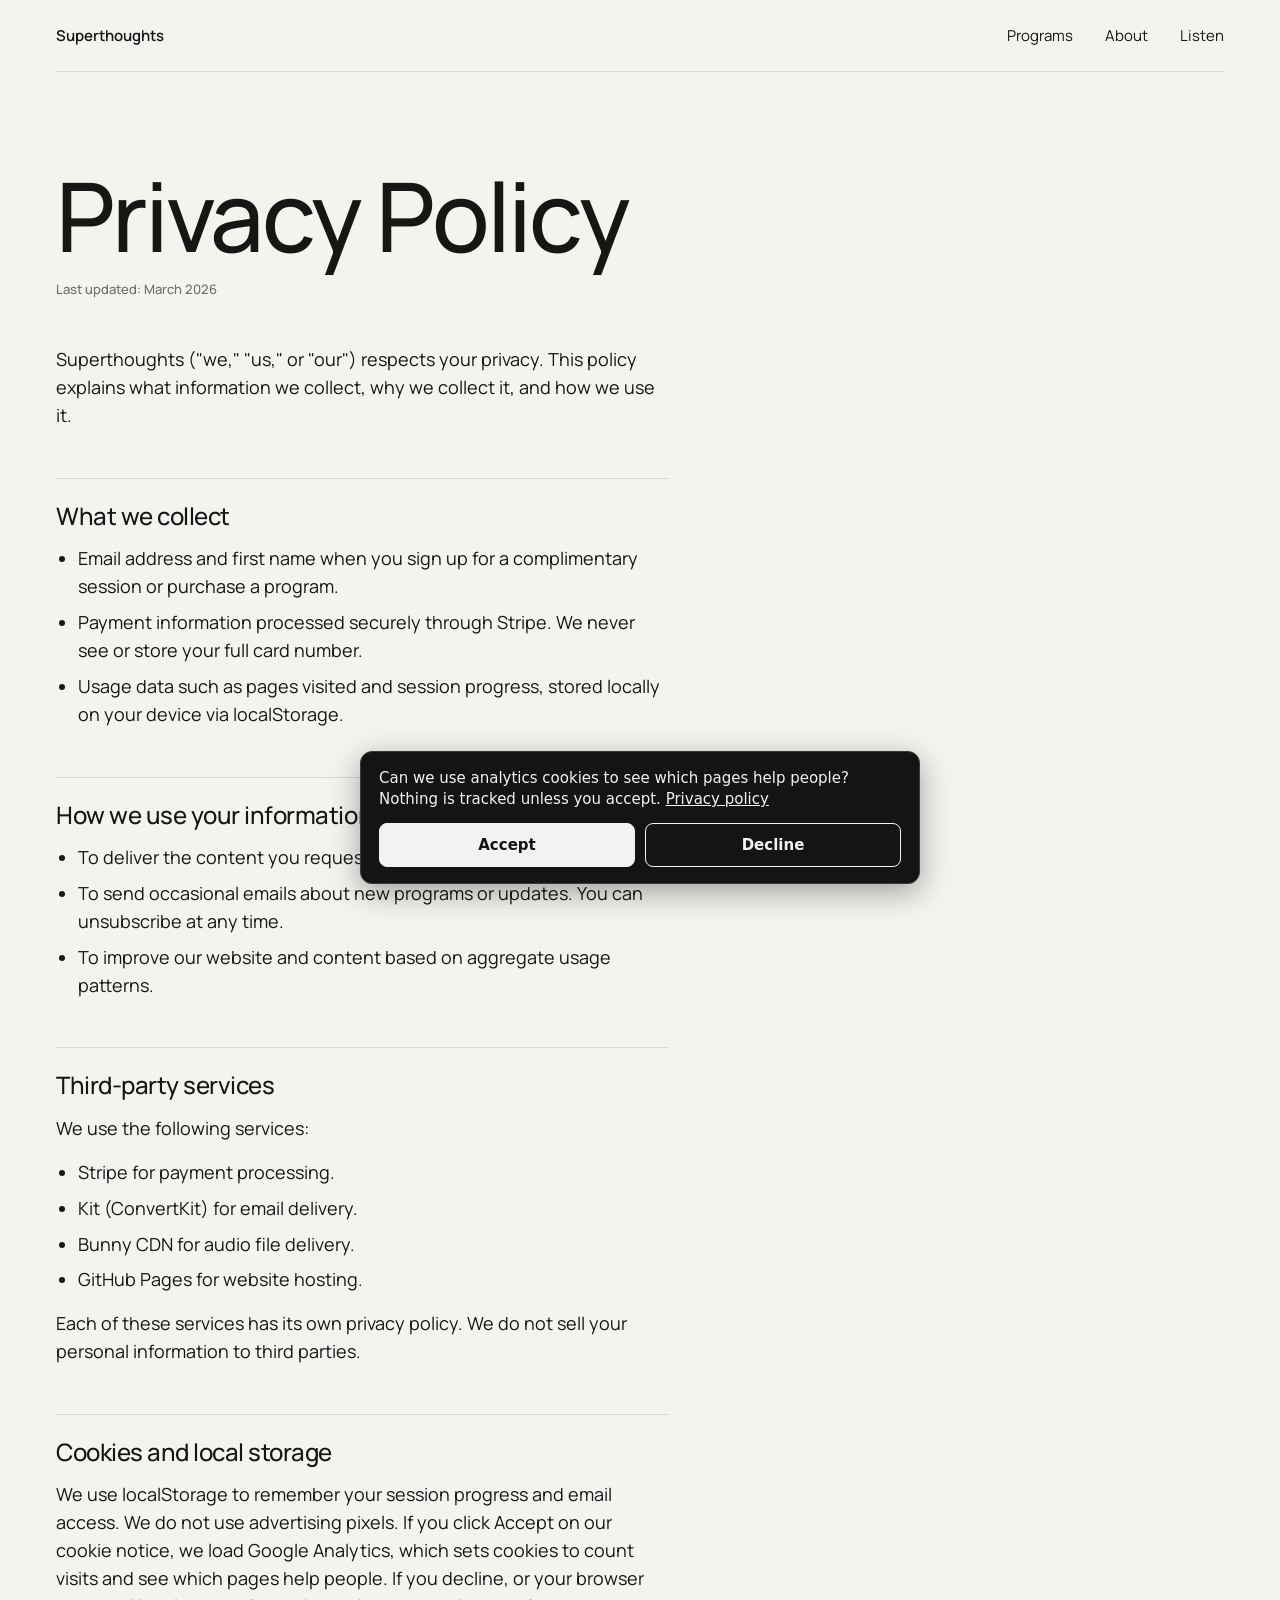
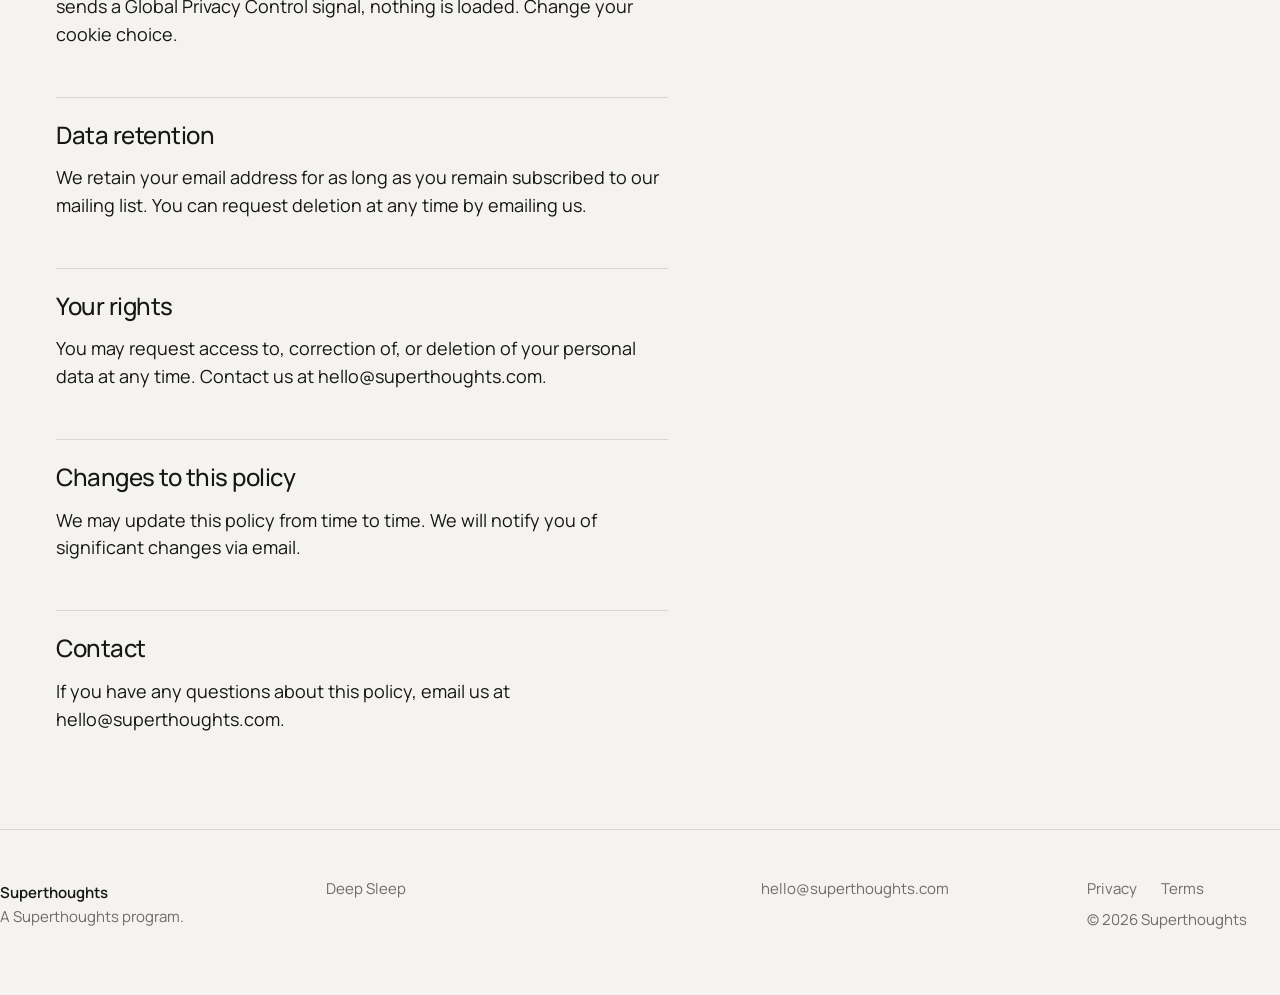
<file: privacy.html>
<!doctype html>
<html lang="en">
<head>
<meta charset="utf-8">
<meta name="viewport" content="width=device-width, initial-scale=1">
<title>Privacy Policy - Deep Sleep - Superthoughts</title>
<link rel="icon" href="data:image/svg+xml,%3Csvg xmlns='http://www.w3.org/2000/svg' viewBox='0 0 32 32'%3E%3Crect width='32' height='32' fill='%23F4F3EF'/%3E%3Ccircle cx='16' cy='16' r='9' fill='none' stroke='%23161615' stroke-width='1.5'/%3E%3C/svg%3E">
<link rel="preconnect" href="https://fonts.googleapis.com">
<link rel="preconnect" href="https://fonts.gstatic.com" crossorigin>
<link href="https://fonts.googleapis.com/css2?family=Manrope:wght@400;500;600&display=swap" rel="stylesheet">
<link rel="stylesheet" href="superthoughts.css">
<script src="consent.js" data-ga="G-S151YE55PJ" data-privacy="privacy.html" defer></script>
</head>
<body>
<a class="skip" href="#main">Skip to content</a>

<header class="wrap">
  <nav class="nav" aria-label="Primary">
    <a class="wordmark" href="https://superthoughts.com">Superthoughts</a>
    <ul>
      <li><a href="https://superthoughts.com/#programs">Programs</a></li>
      <li><a href="https://superthoughts.com/#about">About</a></li>
      <li><a href="index.html#listen">Listen</a></li>
    </ul>
  </nav>
</header>

<main id="main" class="wrap">
  <article class="legal measure">
    <h1>Privacy Policy</h1>
    <span class="label updated">Last updated: March 2026</span>

    <p class="intro">Superthoughts ("we," "us," or "our") respects your privacy. This policy explains what information we collect, why we collect it, and how we use it.</p>

    <h2>What we collect</h2>
    <ul>
      <li>Email address and first name when you sign up for a complimentary session or purchase a program.</li>
      <li>Payment information processed securely through Stripe. We never see or store your full card number.</li>
      <li>Usage data such as pages visited and session progress, stored locally on your device via localStorage.</li>
    </ul>

    <h2>How we use your information</h2>
    <ul>
      <li>To deliver the content you requested (sessions, programs).</li>
      <li>To send occasional emails about new programs or updates. You can unsubscribe at any time.</li>
      <li>To improve our website and content based on aggregate usage patterns.</li>
    </ul>

    <h2>Third-party services</h2>
    <p>We use the following services:</p>
    <ul>
      <li>Stripe for payment processing.</li>
      <li>Kit (ConvertKit) for email delivery.</li>
      <li>Bunny CDN for audio file delivery.</li>
      <li>GitHub Pages for website hosting.</li>
    </ul>
    <p>Each of these services has its own privacy policy. We do not sell your personal information to third parties.</p>

    <h2>Cookies and local storage</h2>
    <p>We use localStorage to remember your session progress and email access. We do not use advertising pixels. If you click Accept on our cookie notice, we load Google Analytics, which sets cookies to count visits and see which pages help people. If you decline, or your browser sends a Global Privacy Control signal, nothing is loaded. <a href="#" data-consent-open>Change your cookie choice</a>.</p>

    <h2>Data retention</h2>
    <p>We retain your email address for as long as you remain subscribed to our mailing list. You can request deletion at any time by emailing us.</p>

    <h2>Your rights</h2>
    <p>You may request access to, correction of, or deletion of your personal data at any time. Contact us at <a href="mailto:hello@superthoughts.com">hello@superthoughts.com</a>.</p>

    <h2>Changes to this policy</h2>
    <p>We may update this policy from time to time. We will notify you of significant changes via email.</p>

    <h2>Contact</h2>
    <p>If you have any questions about this policy, email us at <a href="mailto:hello@superthoughts.com">hello@superthoughts.com</a>.</p>
  </article>
</main>

<footer class="site wrap">
  <div class="grid">
    <div class="a"><span class="wordmark">Superthoughts</span><p class="small">A Superthoughts program.</p></div>
    <ul class="b small">
      <li><a href="index.html">Deep Sleep</a></li>
    </ul>
    <ul class="c small">
      <li><a href="mailto:hello@superthoughts.com">hello@superthoughts.com</a></li>
    </ul>
    <ul class="d small">
      <li><a href="privacy.html">Privacy</a></li>
      <li><a href="terms.html">Terms</a></li>
      <li>&copy; 2026 Superthoughts</li>
    </ul>
  </div>
</footer>
</body>
</html>
</file>
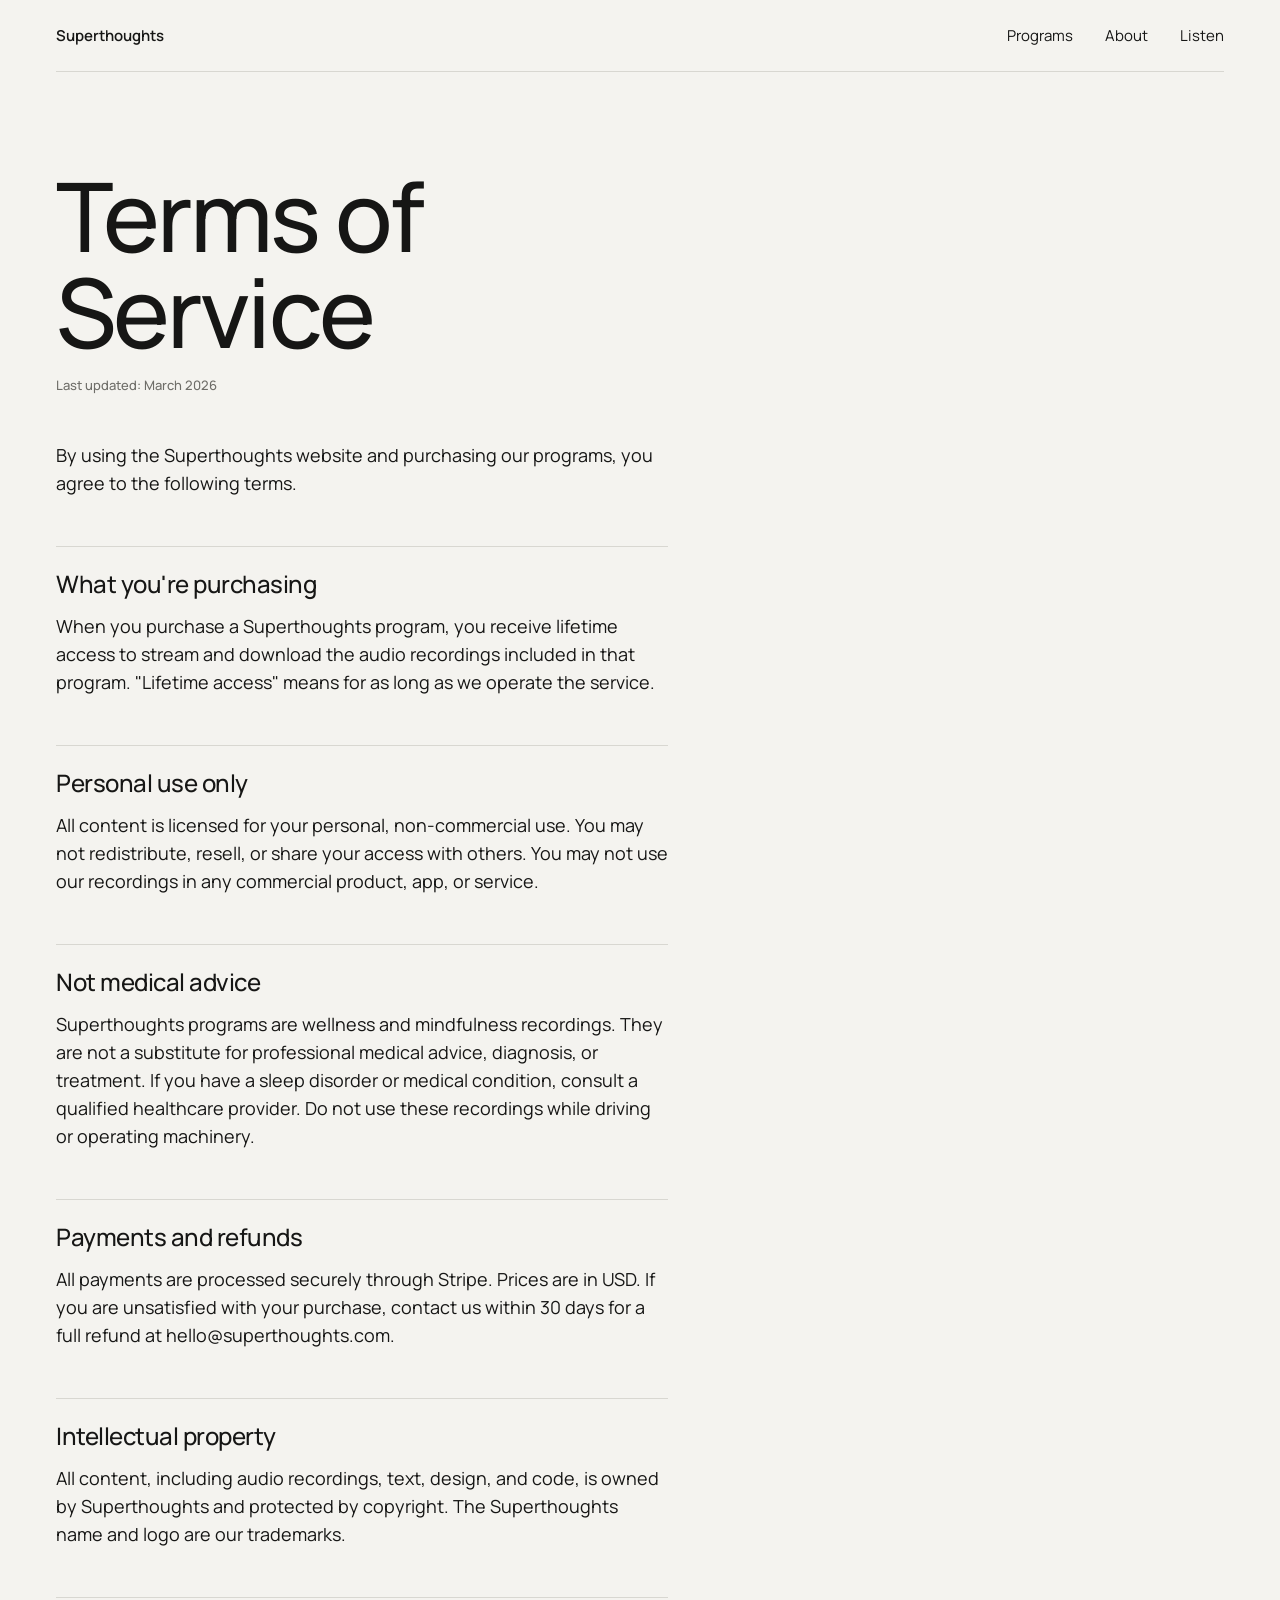
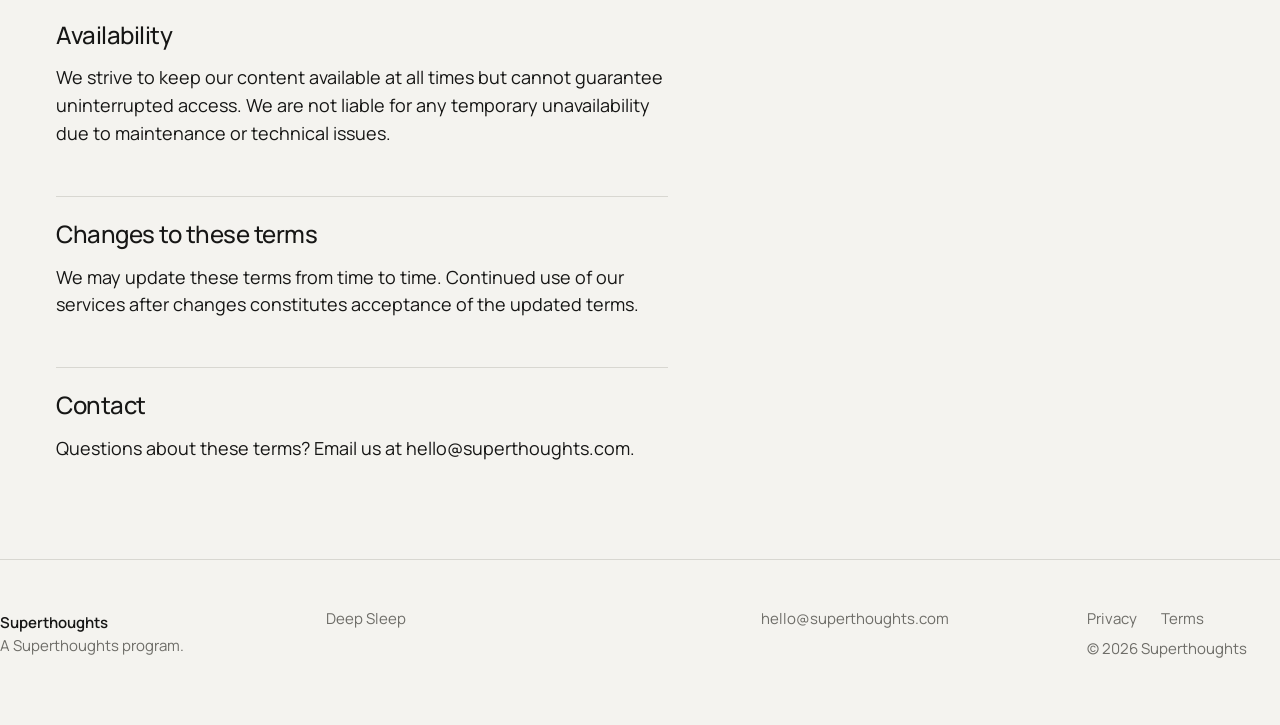
<file: terms.html>
<!doctype html>
<html lang="en">
<head>
<meta charset="utf-8">
<meta name="viewport" content="width=device-width, initial-scale=1">
<title>Terms of Service - Deep Sleep - Superthoughts</title>
<link rel="icon" href="data:image/svg+xml,%3Csvg xmlns='http://www.w3.org/2000/svg' viewBox='0 0 32 32'%3E%3Crect width='32' height='32' fill='%23F4F3EF'/%3E%3Ccircle cx='16' cy='16' r='9' fill='none' stroke='%23161615' stroke-width='1.5'/%3E%3C/svg%3E">
<link rel="preconnect" href="https://fonts.googleapis.com">
<link rel="preconnect" href="https://fonts.gstatic.com" crossorigin>
<link href="https://fonts.googleapis.com/css2?family=Manrope:wght@400;500;600&display=swap" rel="stylesheet">
<link rel="stylesheet" href="superthoughts.css">
</head>
<body>
<a class="skip" href="#main">Skip to content</a>

<header class="wrap">
  <nav class="nav" aria-label="Primary">
    <a class="wordmark" href="https://superthoughts.com">Superthoughts</a>
    <ul>
      <li><a href="https://superthoughts.com/#programs">Programs</a></li>
      <li><a href="https://superthoughts.com/#about">About</a></li>
      <li><a href="index.html#listen">Listen</a></li>
    </ul>
  </nav>
</header>

<main id="main" class="wrap">
  <article class="legal measure">
    <h1>Terms of Service</h1>
    <span class="label updated">Last updated: March 2026</span>

    <p class="intro">By using the Superthoughts website and purchasing our programs, you agree to the following terms.</p>

    <h2>What you're purchasing</h2>
    <p>When you purchase a Superthoughts program, you receive lifetime access to stream and download the audio recordings included in that program. "Lifetime access" means for as long as we operate the service.</p>

    <h2>Personal use only</h2>
    <p>All content is licensed for your personal, non-commercial use. You may not redistribute, resell, or share your access with others. You may not use our recordings in any commercial product, app, or service.</p>

    <h2>Not medical advice</h2>
    <p>Superthoughts programs are wellness and mindfulness recordings. They are not a substitute for professional medical advice, diagnosis, or treatment. If you have a sleep disorder or medical condition, consult a qualified healthcare provider. Do not use these recordings while driving or operating machinery.</p>

    <h2>Payments and refunds</h2>
    <p>All payments are processed securely through Stripe. Prices are in USD. If you are unsatisfied with your purchase, contact us within 30 days for a full refund at <a href="mailto:hello@superthoughts.com">hello@superthoughts.com</a>.</p>

    <h2>Intellectual property</h2>
    <p>All content, including audio recordings, text, design, and code, is owned by Superthoughts and protected by copyright. The Superthoughts name and logo are our trademarks.</p>

    <h2>Availability</h2>
    <p>We strive to keep our content available at all times but cannot guarantee uninterrupted access. We are not liable for any temporary unavailability due to maintenance or technical issues.</p>

    <h2>Changes to these terms</h2>
    <p>We may update these terms from time to time. Continued use of our services after changes constitutes acceptance of the updated terms.</p>

    <h2>Contact</h2>
    <p>Questions about these terms? Email us at <a href="mailto:hello@superthoughts.com">hello@superthoughts.com</a>.</p>
  </article>
</main>

<footer class="site wrap">
  <div class="grid">
    <div class="a"><span class="wordmark">Superthoughts</span><p class="small">A Superthoughts program.</p></div>
    <ul class="b small">
      <li><a href="index.html">Deep Sleep</a></li>
    </ul>
    <ul class="c small">
      <li><a href="mailto:hello@superthoughts.com">hello@superthoughts.com</a></li>
    </ul>
    <ul class="d small">
      <li><a href="privacy.html">Privacy</a></li>
      <li><a href="terms.html">Terms</a></li>
      <li>&copy; 2026 Superthoughts</li>
    </ul>
  </div>
</footer>
</body>
</html>
</file>
<file: superthoughts.css>
/* Superthoughts design system. One file, shared by superthoughts.com and every program site. See design.md. */
  :root {
    --paper: #F4F3EF; --ink: #161615; --stone: #6E6D68; --hair: #D8D7D1; --moss: #3E5A3B; --fog: #DCDDD6;
    --m: 24px; --gutter: 24px; --ease: cubic-bezier(0.2, 0.6, 0.2, 1);
  }
  @media (min-width: 720px) { :root { --m: 40px; } }
  @media (min-width: 1100px) { :root { --m: 56px; } }

  * { box-sizing: border-box; margin: 0; padding: 0; }
  html { background: var(--paper); color: var(--ink); -webkit-font-smoothing: antialiased; scroll-behavior: smooth; }
  @media (prefers-reduced-motion: reduce) { html { scroll-behavior: auto; } }
  body { font-family: "Manrope", system-ui, -apple-system, "Helvetica Neue", Arial, sans-serif; font-size: 17px; line-height: 1.55; font-weight: 400; background: var(--paper); }
  @media (min-width: 720px) { body { font-size: 18px; } }

  a { color: inherit; text-decoration: none; }
  a:hover { text-decoration: underline; text-underline-offset: 0.18em; text-decoration-color: var(--moss); }
  :focus-visible { outline: 2px solid var(--moss); outline-offset: 3px; }
  button, input { font: inherit; color: inherit; }
  button { background: none; border: 0; cursor: pointer; }

  .skip { position: absolute; left: var(--m); top: -100px; padding: 8px 12px; background: var(--ink); color: var(--paper); z-index: 10; }
  .skip:focus { top: 16px; }

  .wrap { max-width: 1440px; margin: 0 auto; padding: 0 var(--m); }
  .grid { display: grid; grid-template-columns: repeat(12, 1fr); column-gap: var(--gutter); }

  .nav { height: 72px; display: flex; align-items: center; justify-content: space-between; border-bottom: 1px solid var(--hair); }
  .wordmark { font-weight: 600; font-size: 15px; }
  .nav ul { list-style: none; display: flex; gap: 24px; font-size: 15px; }
  @media (min-width: 720px) { .nav ul { gap: 32px; } }
  .nav li a { display: inline-block; padding: 12px 0; }

  h1 { font-size: 44px; line-height: 1.0; letter-spacing: -0.03em; font-weight: 500; text-wrap: balance; }
  h2 { font-size: 28px; line-height: 1.1; letter-spacing: -0.02em; font-weight: 500; text-wrap: balance; }
  h3 { font-size: 22px; line-height: 1.2; letter-spacing: -0.01em; font-weight: 500; }
  @media (min-width: 720px) { h1 { font-size: 72px; } h2 { font-size: 36px; } h3 { font-size: 24px; } }
  @media (min-width: 1100px) { h1 { font-size: 96px; } h2 { font-size: 40px; } }
  .label { font-size: 13px; font-weight: 500; line-height: 1.4; color: var(--stone); }
  .small { font-size: 15px; line-height: 1.5; color: var(--stone); }
  .measure { max-width: 34em; }
  .measure p + p { margin-top: 16px; }

  section { padding: 80px 0; border-top: 1px solid var(--hair); }
  @media (min-width: 1100px) { section { padding: 128px 0; } }
  .hero { border-top: 0; padding-top: 64px; }
  @media (min-width: 1100px) { .hero { padding-top: 96px; } }

  /* hero */
  .hero h1 { grid-column: 1 / -1; }
  .hero .lede { grid-column: 1 / -1; margin-top: 32px; }
  @media (min-width: 720px) { .hero h1 { grid-column: 1 / 11; } .hero .lede { grid-column: 1 / 7; } }
  @media (min-width: 1100px) { .hero .lede { grid-column: 1 / 6; } }

  .work { grid-column: 1 / -1; margin-top: 64px; }
  @media (min-width: 1100px) { .work { margin-top: 96px; } }
  .field { position: relative; width: 100%; aspect-ratio: 4 / 5; background: var(--fog); overflow: hidden; }
  @media (min-width: 720px) { .field { aspect-ratio: 16 / 10; } }
  .field canvas { position: absolute; inset: 0; width: 100%; height: 100%; display: block; }
  .labelrow { display: grid; grid-template-columns: 1fr auto; align-items: center; column-gap: 24px; padding-top: 16px; border-top: 1px solid var(--hair); margin-top: 16px; }
  .labelrow .meta { display: flex; flex-wrap: wrap; gap: 4px 24px; align-items: baseline; }
  .labelrow .title { font-size: 15px; font-weight: 500; }
  .labelrow .status { min-width: 6em; }
  .play { width: 56px; height: 56px; border-radius: 50%; border: 1px solid var(--ink); display: grid; place-items: center; transition: background 200ms var(--ease), border-color 200ms var(--ease); }
  .play svg { width: 18px; height: 18px; fill: var(--ink); transition: fill 200ms var(--ease); }
  .play:hover, .play[aria-pressed="true"] { background: var(--moss); border-color: var(--moss); }
  .play:hover svg, .play[aria-pressed="true"] svg { fill: var(--paper); }
  .play .pause { display: none; }
  .play[aria-pressed="true"] .pause { display: block; }
  .play[aria-pressed="true"] .go { display: none; }

  /* two-column section: heading left, body right */
  .lead { grid-column: 1 / -1; }
  .body { grid-column: 1 / -1; margin-top: 32px; }
  @media (min-width: 720px) { .lead { grid-column: 1 / 6; } .body { grid-column: 7 / -1; margin-top: 0; } }

  /* hairline list */
  .list { list-style: none; grid-column: 1 / -1; margin-top: 48px; }
  .list li { display: grid; grid-template-columns: repeat(12, 1fr); column-gap: var(--gutter); row-gap: 8px; padding: 24px 0; border-top: 1px solid var(--hair); }
  .list li:last-child { border-bottom: 1px solid var(--hair); }
  .list .k { grid-column: 1 / -1; }
  .list .v { grid-column: 1 / -1; }
  @media (min-width: 720px) { .list li { padding: 32px 0; } .list .k { grid-column: 1 / 6; } .list .v { grid-column: 7 / -1; } }
  .list .v .small { display: block; margin-top: 8px; }

  /* programs index */
  .index { list-style: none; grid-column: 1 / -1; margin-top: 48px; }
  .row { display: grid; grid-template-columns: repeat(12, 1fr); column-gap: var(--gutter); row-gap: 8px; padding: 24px 0; border-top: 1px solid var(--hair); }
  .row:last-child { border-bottom: 1px solid var(--hair); }
  .row .n { grid-column: 1 / 3; }
  .row .t { grid-column: 3 / -1; }
  .row .d { grid-column: 3 / -1; }
  .row .dur { grid-column: 3 / -1; }
  @media (min-width: 720px) {
    .row { padding: 32px 0; }
    .row .n { grid-column: 1 / 2; }
    .row .t { grid-column: 2 / 6; }
    .row .d { grid-column: 6 / 11; }
    .row .dur { grid-column: 11 / -1; text-align: right; }
  }
  .row .d a { display: inline-block; margin-top: 8px; font-size: 15px; }

  /* research */
  .research .src { display: block; margin-bottom: 8px; }
  .research .list .k p { font-size: 20px; line-height: 1.3; letter-spacing: -0.01em; font-weight: 500; }
  @media (min-width: 720px) { .research .list .k p { font-size: 24px; } }

  /* about */
  .josh figure { grid-column: 1 / -1; max-width: 160px; }
  .josh figure img { display: block; width: 100%; height: auto; aspect-ratio: 4 / 5; object-fit: cover; object-position: 50% 20%; filter: grayscale(1) contrast(1.05); }
  .josh figcaption { margin-top: 12px; }
  .josh .text { grid-column: 1 / -1; margin-top: 48px; }
  @media (min-width: 720px) { .josh figure { grid-column: 1 / 3; max-width: none; } .josh .text { grid-column: 7 / -1; margin-top: 0; } }
  @media (min-width: 1100px) { .josh figure { max-width: 200px; } }
  .josh h2 { margin-bottom: 24px; }
  .josh .links { margin-top: 32px; display: flex; flex-wrap: wrap; gap: 24px; font-size: 15px; }

  /* voices */
  .voices .quotes { grid-column: 1 / -1; margin-top: 48px; display: grid; grid-template-columns: 1fr; column-gap: var(--gutter); row-gap: 48px; list-style: none; }
  @media (min-width: 720px) { .voices .quotes { grid-template-columns: 1fr 1fr; } }
  @media (min-width: 1100px) { .voices .quotes { grid-template-columns: 1fr 1fr 1fr; } }
  .voices blockquote p { font-size: 20px; line-height: 1.35; letter-spacing: -0.01em; }
  @media (min-width: 720px) { .voices blockquote p { font-size: 22px; } }
  .voices blockquote footer { margin-top: 12px; }

  /* notify */
  .notify form { margin-top: 32px; max-width: 34em; }
  .fieldset { display: grid; gap: 16px; }
  @media (min-width: 720px) { .fieldset { grid-template-columns: 1fr 1fr; } }
  .fieldset label { display: block; }
  .fieldset input { display: block; width: 100%; margin-top: 8px; padding: 12px 0; background: none; border: 0; border-bottom: 1px solid var(--ink); border-radius: 0; }
  .fieldset input:focus { outline: none; border-bottom-color: var(--moss); }
  .submit { margin-top: 24px; display: inline-flex; align-items: center; gap: 12px; padding: 14px 0; border-bottom: 1px solid var(--ink); }
  .submit:hover { border-bottom-color: var(--moss); color: var(--moss); }
  .ok { display: none; margin-top: 32px; }
  .notify.done form { display: none; }
  .notify.done .ok { display: block; }

  /* footer */
  footer.site { border-top: 1px solid var(--hair); padding: 48px 0 64px; }
  footer.site .grid > * { grid-column: 1 / -1; }
  footer.site .grid > * + * { margin-top: 24px; }
  @media (min-width: 720px) {
    footer.site .a { grid-column: 1 / 4; } footer.site .b { grid-column: 4 / 8; } footer.site .c { grid-column: 8 / 11; } footer.site .d { grid-column: 11 / -1; }
    footer.site .grid > * + * { margin-top: 0; }
  }
  footer.site ul { list-style: none; display: flex; flex-wrap: wrap; gap: 8px 24px; }

  @media (prefers-reduced-motion: no-preference) {
    .rise { animation: rise 600ms var(--ease) both; }
    .rise:nth-child(2) { animation-delay: 60ms; }
    .rise:nth-child(3) { animation-delay: 120ms; }
    @keyframes rise { from { opacity: 0.001; transform: translateY(8px); } to { opacity: 1; transform: none; } }
  }

  /* program site */
  /* text buttons (player transport, gate, welcome, completion) */
  .textbtn { display: inline-flex; align-items: center; min-height: 44px; padding: 0 0 1px; border-bottom: 1px solid var(--ink); font-size: 15px; }
  .textbtn:hover, .textbtn[aria-pressed="true"] { border-bottom-color: var(--moss); color: var(--moss); }
  .controls { display: flex; flex-wrap: wrap; gap: 4px 24px; align-items: center; padding-top: 8px; }
  .controls .times { margin-left: auto; }
  /* seek hairline, 44px hit area */
  .seek { position: relative; display: block; width: 100%; height: 44px; margin-top: 8px; cursor: pointer; }
  .seek::before { content: ''; position: absolute; left: 0; right: 0; top: 21px; height: 1px; background: var(--hair); }
  .seek .fill { position: absolute; left: 0; top: 21px; height: 2px; width: 0%; background: var(--ink); transition: width 100ms linear; }
  /* program progress: hairline with a moss fill */
  .progress { display: grid; grid-template-columns: 1fr auto; align-items: center; column-gap: 24px; margin-top: 48px; }
  .progress .track { position: relative; height: 1px; background: var(--hair); }
  .progress .track .fill { position: absolute; left: 0; top: -1px; height: 3px; width: 0%; background: var(--moss); transition: width 800ms var(--ease); }
  /* session index: current row */
  .row .now { display: none; }
  .row.active .now { display: inline-flex; align-items: center; gap: 8px; color: var(--ink); }
  .row.active .now::before { content: ''; width: 8px; height: 8px; border-radius: 50%; background: var(--moss); }
  .row .t button { display: inline-flex; align-items: center; min-height: 44px; margin: -10px 0; text-align: left; }
  .row .dur { display: flex; flex-wrap: wrap; gap: 4px 16px; }
  @media (min-width: 720px) { .row .dur { justify-content: flex-end; } }
  .row .session-check span { display: none; }
  .row .session-check.completed span { display: inline; }
  /* plain hairline list, one column */
  .lines { list-style: none; margin-top: 24px; max-width: 34em; }
  .lines li { padding: 12px 0; border-top: 1px solid var(--hair); }
  .lines li:last-child { border-bottom: 1px solid var(--hair); }
  .list .k ul, .list .v ul { list-style: none; margin-top: 16px; }
  .list .k ul li, .list .v ul li { display: block; padding: 8px 0; border: 0; }
  /* paper screens: gate, welcome moment, completion */
  .screen { position: fixed; inset: 0; z-index: 20; background: var(--paper); display: flex; align-items: center; overflow: auto; }
  .screen.hidden { display: none; }
  .screen .inner { width: 100%; max-width: 1440px; margin: 0 auto; padding: 48px var(--m); }
  .screen h2 { margin-top: 16px; }
  .screen .measure { margin-top: 24px; }
  .screen form, .screen .fieldset { margin-top: 32px; max-width: 34em; }
  .screen .error { display: none; margin-top: 16px; }
  .screen .error.show { display: block; }
  .screen noscript p { margin-top: 24px; }
  /* welcome moment and completion: lines settle in, then the screen fades */
  .welcome-moment { transition: opacity 1500ms var(--ease); }
  .welcome-moment.fade-out { opacity: 0; pointer-events: none; }
  .wm-line, .cele-line { opacity: 0.001; transform: translateY(8px); transition: opacity 600ms var(--ease), transform 600ms var(--ease); }
  .wm-line.visible, .cele-line.visible { opacity: 1; transform: none; }
  .celebration { display: none; opacity: 0; transition: opacity 1500ms var(--ease); }
  .celebration.active { display: flex; opacity: 1; }
  @media (prefers-reduced-motion: reduce) {
    .wm-line, .cele-line { opacity: 1; transform: none; transition: none; }
    .welcome-moment, .celebration, .seek .fill, .progress .track .fill { transition: none; }
  }
  /* offer */
  .offer .price { font-size: 22px; line-height: 1.3; letter-spacing: -0.01em; font-weight: 500; }
  .offer .body a.cta { display: inline-block; margin-top: 24px; padding: 12px 0; border-bottom: 1px solid var(--ink); }
  .offer .body a.cta:hover { text-decoration: none; border-bottom-color: var(--moss); color: var(--moss); }
  .cta { display: inline-block; padding: 12px 0; border-bottom: 1px solid var(--ink); }
  .cta:hover { text-decoration: none; border-bottom-color: var(--moss); color: var(--moss); }
  /* post-listen note, shown after the session ends */
  .post { display: none; margin-top: 32px; }
  .post.show { display: block; }
  /* legal pages */
  .legal { padding-top: 64px; padding-bottom: 96px; }
  @media (min-width: 1100px) { .legal { padding-top: 96px; } }
  .legal .updated { display: block; margin-top: 16px; }
  .legal .intro { margin-top: 48px; }
  .legal h2 { margin-top: 48px; padding-top: 24px; border-top: 1px solid var(--hair); font-size: 22px; }
  @media (min-width: 720px) { .legal h2 { font-size: 24px; } }
  .legal h2 + p, .legal h2 + ul, .legal p + p, .legal p + ul, .legal ul + p { margin-top: 16px; }
  .legal ul { padding-left: 1.2em; }
  .legal li + li { margin-top: 8px; }
  /* hero on the player page is quieter */
  .work .labelrow .meta .focus { flex-basis: 100%; }
  .quotes footer { margin-top: 12px; }
</file>
